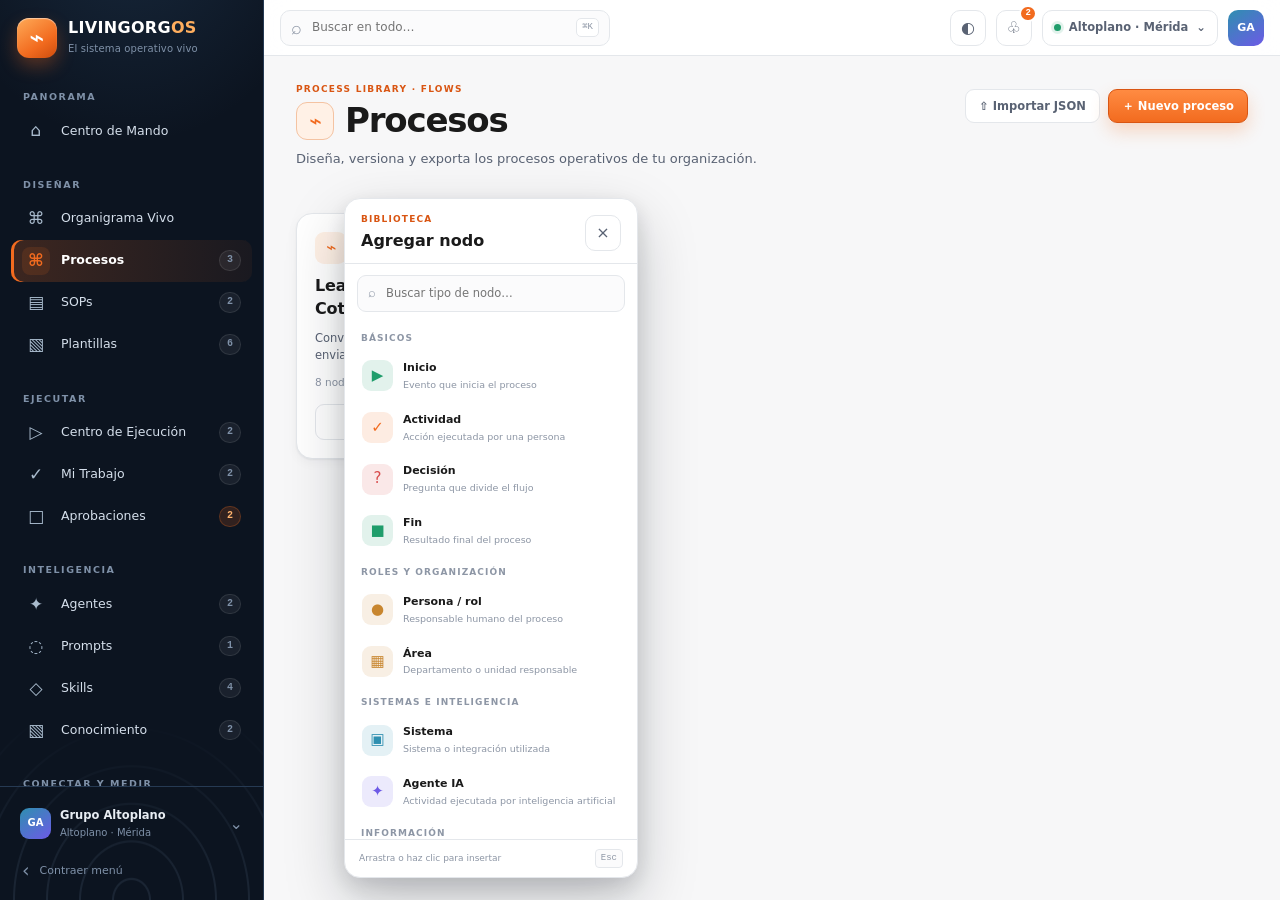
<file: livingorg-flow-studio-v3/index.html>
<!doctype html>
<html lang="es" data-theme="light">
<head>
  <meta charset="utf-8">
  <meta name="viewport" content="width=device-width, initial-scale=1, viewport-fit=cover">
  <meta name="theme-color" content="#0C1420">
  <title>LivingOrg Flow Studio · Altoplano</title>
  <meta name="description" content="Editor visual de procesos LivingOrg con canvas, nodos, conexiones e inspector operativo.">
  <link rel="stylesheet" href="styles.css">
</head>
<body>
  <div class="app-shell" id="appShell">
    <aside class="global-sidebar" id="globalSidebar" aria-label="Navegación principal">
      <div class="brand-lockup">
        <div class="brand-mark" aria-hidden="true"><span>⌁</span></div>
        <div class="brand-copy">
          <strong>LIVINGORG<span>OS</span></strong>
          <small>El sistema operativo vivo</small>
        </div>
      </div>

      <nav class="global-nav">
        <div class="nav-group">
          <div class="nav-label">Panorama</div>
          <button class="nav-item" data-view="dashboard" title="Centro de mando"><span class="nav-icon">⌂</span><span>Centro de Mando</span></button>
        </div>
        <div class="nav-group">
          <div class="nav-label">Diseñar</div>
          <button class="nav-item" data-view="org" title="Organigrama vivo"><span class="nav-icon">⌘</span><span>Organigrama Vivo</span></button>
          <button class="nav-item is-active" data-view="flows" title="Procesos"><span class="nav-icon">⌘</span><span>Procesos</span><b class="nav-count">3</b></button>
          <button class="nav-item" data-view="sops" title="SOPs"><span class="nav-icon">▤</span><span>SOPs</span><b class="nav-count">2</b></button>
          <button class="nav-item" data-view="templates" title="Plantillas"><span class="nav-icon">▧</span><span>Plantillas</span><b class="nav-count">6</b></button>
        </div>
        <div class="nav-group">
          <div class="nav-label">Ejecutar</div>
          <button class="nav-item" data-view="execution" title="Centro de ejecución"><span class="nav-icon">▷</span><span>Centro de Ejecución</span><b class="nav-count">2</b></button>
          <button class="nav-item" data-view="work" title="Mi trabajo"><span class="nav-icon">✓</span><span>Mi Trabajo</span><b class="nav-count">2</b></button>
          <button class="nav-item" data-view="approvals" title="Aprobaciones"><span class="nav-icon">□</span><span>Aprobaciones</span><b class="nav-count is-alert">2</b></button>
        </div>
        <div class="nav-group">
          <div class="nav-label">Inteligencia</div>
          <button class="nav-item" data-view="agents" title="Agentes"><span class="nav-icon">✦</span><span>Agentes</span><b class="nav-count">2</b></button>
          <button class="nav-item" data-view="prompts" title="Prompts"><span class="nav-icon">◌</span><span>Prompts</span><b class="nav-count">1</b></button>
          <button class="nav-item" data-view="skills" title="Skills"><span class="nav-icon">◇</span><span>Skills</span><b class="nav-count">4</b></button>
          <button class="nav-item" data-view="knowledge" title="Conocimiento"><span class="nav-icon">▧</span><span>Conocimiento</span><b class="nav-count">2</b></button>
        </div>
        <div class="nav-group">
          <div class="nav-label">Conectar y medir</div>
          <button class="nav-item" data-view="connections" title="Conexiones"><span class="nav-icon">⌁</span><span>Conexiones</span><b class="nav-count">4</b></button>
          <button class="nav-item" data-view="analytics" title="Analítica"><span class="nav-icon">▥</span><span>Analítica</span></button>
          <button class="nav-item" data-view="governance" title="Gobierno"><span class="nav-icon">◈</span><span>Gobierno</span><b class="nav-count">2</b></button>
        </div>
      </nav>

      <div class="sidebar-footer">
        <button class="workspace-switcher" type="button" title="Cambiar workspace">
          <span class="workspace-avatar">GA</span>
          <span class="workspace-copy"><strong>Grupo Altoplano</strong><small>Altoplano · Mérida</small></span>
          <span class="chevron">⌄</span>
        </button>
        <button class="collapse-sidebar" id="collapseSidebar" type="button" title="Contraer menú"><span>‹</span><span class="collapse-label">Contraer menú</span></button>
      </div>
    </aside>

    <button class="mobile-scrim" id="mobileScrim" type="button" aria-label="Cerrar menú"></button>

    <main class="main-shell">
      <header class="global-topbar">
        <button class="icon-button mobile-menu" id="mobileMenu" type="button" title="Abrir menú" aria-label="Abrir menú">☰</button>
        <div class="global-search" role="search"><span>⌕</span><input id="globalSearch" type="search" placeholder="Buscar en todo…" aria-label="Buscar en todo"><kbd>⌘K</kbd></div>
        <div class="topbar-spacer"></div>
        <button class="icon-button theme-button" id="themeToggle" type="button" title="Cambiar tema" aria-label="Cambiar tema">◐</button>
        <button class="icon-button notification-button" type="button" title="Aprobaciones pendientes" aria-label="Aprobaciones pendientes">♧<b>2</b></button>
        <button class="workspace-pill" type="button" title="Cambiar workspace"><span class="status-dot"></span> Altoplano · Mérida <span>⌄</span></button>
        <button class="account-avatar" type="button" title="Cuenta">GA</button>
      </header>

      <div class="content-stage" id="contentStage">
      <section class="flow-editor" id="flowEditor" aria-label="Editor de procesos">
        <header class="editor-header">
          <div class="editor-title-group">
            <button class="back-button" id="backToFlows" type="button"><span>←</span><span class="back-label">Procesos</span></button>
            <span class="header-divider"></span>
            <span class="process-symbol">⌁</span>
            <div class="process-title-wrap">
              <span class="eyebrow">Proceso comercial · PROC-COM-001</span>
              <h1 id="processTitle">Lead → Calificación → Cotización → Seguimiento</h1>
            </div>
            <span class="status-badge"><i></i> Activo</span>
            <span class="version-badge">v1.4</span>
          </div>
          <div class="editor-actions">
            <span class="save-state" id="saveState"><i></i> Guardado</span>
            <button class="icon-button" id="undoButton" type="button" title="Deshacer · Ctrl/Cmd + Z" aria-label="Deshacer">↶</button>
            <button class="icon-button" id="redoButton" type="button" title="Rehacer · Ctrl/Cmd + Shift + Z" aria-label="Rehacer">↷</button>
            <button class="secondary-button share-button" id="shareButton" type="button"><span>↗</span><span>Compartir</span></button>
            <button class="primary-button publish-button" id="publishButton" type="button"><span>✓</span><span>Publicar</span></button>
            <button class="icon-button more-button" id="moreButton" type="button" title="Más acciones" aria-label="Más acciones">•••</button>
          </div>
        </header>

        <div class="flow-workspace">
          <aside class="tool-rail" aria-label="Herramientas del editor">
            <button class="rail-tool is-active" data-tool="select" type="button" title="Seleccionar · V"><span>↖</span><small>V</small></button>
            <button class="rail-tool" id="openPaletteButton" data-tool="add" type="button" title="Agregar nodo · N"><span>＋</span><small>N</small></button>
            <button class="rail-tool" id="connectTool" data-tool="connect" type="button" title="Conectar nodos · C"><span>⌁</span><small>C</small></button>
            <button class="rail-tool" data-tool="comment" type="button" title="Comentario"><span>◌</span><small></small></button>
            <span class="rail-separator"></span>
            <button class="rail-tool" id="toggleGrid" type="button" title="Mostrar u ocultar cuadrícula"><span>▦</span><small></small></button>
            <button class="rail-tool" id="fitButtonRail" type="button" title="Reencuadrar · F"><span>⌗</span><small>F</small></button>
            <span class="rail-grow"></span>
            <button class="rail-tool" id="helpButton" type="button" title="Ayuda y atajos"><span>?</span><small></small></button>
          </aside>

          <section class="canvas-panel" id="canvasPanel" aria-label="Canvas del proceso">
            <div class="canvas-toolbar">
              <div class="canvas-mode-group">
                <button class="toolbar-button back-to-list" id="toolbarBack" type="button"><span>←</span><span>Procesos</span></button>
                <span class="toolbar-divider"></span>
                <button class="toolbar-button primary-toolbar" id="addNodeToolbar" type="button"><span>＋</span><span>Agregar nodo</span></button>
                <button class="toolbar-button" id="connectToolbar" type="button"><span>⌁</span><span>Conectar</span></button>
                <button class="toolbar-button" id="organizeToolbar" type="button"><span>✧</span><span>Organizar</span><span class="toolbar-caret">⌄</span></button>
              </div>
              <div class="canvas-view-group">
                <button class="icon-button canvas-icon" id="zoomOut" type="button" title="Alejar">−</button>
                <span class="zoom-value" id="zoomValue">100%</span>
                <button class="icon-button canvas-icon" id="zoomIn" type="button" title="Acercar">＋</button>
                <span class="toolbar-divider"></span>
                <button class="icon-button canvas-icon" id="fitButton" type="button" title="Reencuadrar">⌗</button>
                <button class="icon-button canvas-icon" id="miniMapButton" type="button" title="Minimapa">▧</button>
              </div>
            </div>

            <div class="canvas-viewport" id="canvasViewport">
              <div class="canvas-grid-layer" id="canvasGrid"></div>
              <div class="graph-scene" id="graphScene">
                <svg class="edge-layer" id="edgeLayer" aria-hidden="true"></svg>
                <div class="nodes-layer" id="nodesLayer"></div>
              </div>
              <div class="canvas-empty-state" id="canvasEmpty" hidden>
                <div class="empty-icon">⌁</div>
                <h2>Construye el proceso</h2>
                <p>Agrega un nodo inicial o elige una plantilla para comenzar.</p>
                <button class="primary-button" id="emptyAddNode" type="button">＋ Agregar primer nodo</button>
              </div>
              <div class="canvas-hint" id="canvasHint"><span>⌘</span> Selecciona un nodo para editarlo · Arrastra el fondo para desplazarte</div>
              <div class="zoom-control-floating">
                <button class="icon-button" id="zoomOutFloat" type="button" title="Alejar">−</button>
                <span id="zoomFloatValue">100%</span>
                <button class="icon-button" id="zoomInFloat" type="button" title="Acercar">＋</button>
              </div>
              <div class="minimap" id="miniMap" hidden><div class="minimap-viewport"></div><div class="minimap-nodes"></div></div>
            </div>
          </section>

          <aside class="inspector-panel" id="inspectorPanel" aria-label="Inspector del proceso">
            <div class="inspector-mobile-handle"></div>
            <div class="inspector-header">
              <div><span class="eyebrow" id="inspectorEyebrow">PROCESO</span><h2 id="inspectorTitle">Resumen operativo</h2></div>
              <button class="icon-button inspector-close" id="closeInspector" type="button" title="Cerrar inspector">×</button>
            </div>
            <div class="inspector-body" id="inspectorBody"></div>
            <div class="inspector-footer" id="inspectorFooter"></div>
          </aside>
        </div>

        <footer class="editor-statusbar">
          <div class="status-left"><span class="status-live"><i></i> Motor listo</span><span class="status-separator"></span><span id="nodeCount">8 nodos</span><span>·</span><span id="edgeCount">7 conexiones</span></div>
          <div class="status-center" id="connectionMessage">Modo selección</div>
          <div class="status-right"><span id="validationStatus" class="validation-ok">✓ Sin errores críticos</span><span class="status-separator"></span><span>Espacio de trabajo seguro</span></div>
        </footer>
      </section>
      <section class="module-view" id="moduleView" aria-live="polite" hidden></section>
      </div>
    </main>
  </div>

  <section class="node-palette" id="nodePalette" aria-label="Agregar nodo" hidden>
    <div class="palette-header"><div><span class="eyebrow">BIBLIOTECA</span><h2>Agregar nodo</h2></div><button class="icon-button" id="closePalette" type="button" title="Cerrar">×</button></div>
    <label class="palette-search"><span>⌕</span><input id="paletteSearch" type="search" placeholder="Buscar tipo de nodo…" aria-label="Buscar tipo de nodo"></label>
    <div class="palette-list" id="paletteList"></div>
    <div class="palette-footer"><span>Arrastra o haz clic para insertar</span><kbd>Esc</kbd></div>
  </section>

  <section class="command-popover" id="organizeMenu" hidden>
    <button type="button" data-layout="vertical"><span>↕</span><span><strong>Flujo vertical</strong><small>Ideal para procesos secuenciales</small></span></button>
    <button type="button" data-layout="horizontal"><span>↔</span><span><strong>Flujo horizontal</strong><small>Ideal para presentaciones</small></span></button>
    <button type="button" data-layout="lanes"><span>▥</span><span><strong>Ordenar por responsables</strong><small>Agrupa por actor o área</small></span></button>
  </section>

  <section class="command-popover more-menu" id="moreMenu" hidden>
    <button type="button" data-export="json"><span>⇩</span><span><strong>Exportar JSON</strong><small>Definición del proceso</small></span></button>
    <button type="button" data-export="svg"><span>◧</span><span><strong>Exportar SVG</strong><small>Diagrama vectorial</small></span></button>
    <button type="button" data-export="png"><span>▣</span><span><strong>Exportar PNG</strong><small>Imagen del diagrama</small></span></button>
    <button type="button" data-export="import"><span>⇧</span><span><strong>Importar JSON</strong><small>Cargar proceso desde archivo</small></span></button>
  </section>
  <input type="file" id="importFileInput" accept="application/json,.json" hidden>

  <section class="command-palette" id="commandPalette" aria-label="Búsqueda global" hidden>
    <div class="command-backdrop" data-command-close></div>
    <div class="command-dialog" role="dialog" aria-modal="true" aria-label="Búsqueda global">
      <label class="command-search"><span>⌕</span><input id="commandSearch" type="search" placeholder="Buscar módulos, acciones o nodos…" autocomplete="off"></label>
      <div class="command-results" id="commandResults"></div>
      <div class="command-footer"><span><kbd>↑</kbd><kbd>↓</kbd> navegar</span><span><kbd>Enter</kbd> abrir</span><span><kbd>Esc</kbd> cerrar</span></div>
    </div>
  </section>

  <div class="shortcuts-modal" id="shortcutsModal" hidden>
    <div class="shortcuts-backdrop" data-shortcuts-close></div>
    <div class="shortcuts-card" role="dialog" aria-modal="true" aria-label="Atajos de teclado">
      <header class="shortcuts-head"><div><span class="eyebrow">REFERENCIA RÁPIDA</span><h2>Atajos de teclado</h2></div><button class="icon-button" id="closeShortcuts" type="button" title="Cerrar" aria-label="Cerrar">×</button></header>
      <div class="shortcuts-grid" id="shortcutsGrid"></div>
    </div>
  </div>

  <section class="toast-region" id="toastRegion" aria-live="polite"></section>
  <script src="js/module-data.js"></script>
  <script src="js/app.js"></script>
</body>
</html>
</file>
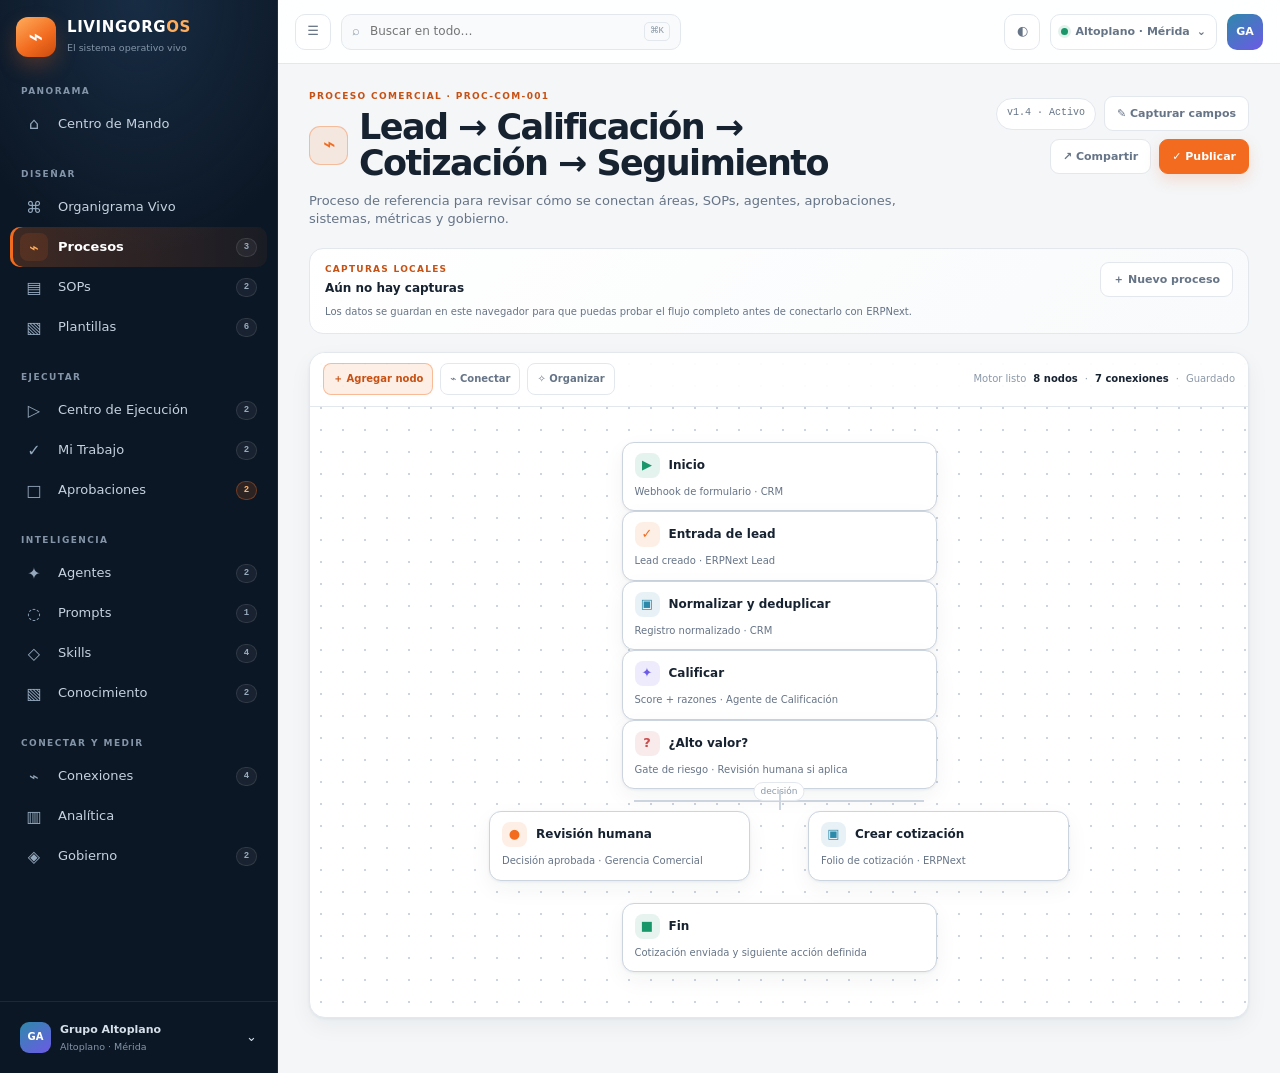
<file: livingorg-flow-studio-v3/livingorg-flow-studio-all-modules.html>
<!doctype html>
<html lang="es" data-theme="light">
<head>
  <meta charset="utf-8">
  <meta name="viewport" content="width=device-width, initial-scale=1, viewport-fit=cover">
  <meta name="theme-color" content="#0b1420">
  <title>LivingOrg OS · Revisión de módulos</title>
  <style>
    :root {
      --navy-950: #08111d;
      --navy-900: #0c1725;
      --navy-850: #101d2d;
      --navy-800: #152437;
      --paper: #f4f6f8;
      --surface: #ffffff;
      --surface-2: #f8fafb;
      --line: #e3e8ee;
      --line-strong: #cbd4df;
      --text: #172231;
      --muted: #667487;
      --muted-2: #8b98a8;
      --brand: #f26b1f;
      --brand-strong: #c75113;
      --brand-soft: rgba(242, 107, 31, .11);
      --success: #19966a;
      --warning: #bd7b1e;
      --danger: #cb4c4c;
      --blue: #2d89aa;
      --purple: #6d5ae6;
      --shadow-1: 0 1px 3px rgba(18, 30, 45, .06), 0 8px 22px rgba(18, 30, 45, .05);
      --shadow-2: 0 20px 50px rgba(11, 20, 32, .15);
      --sidebar: 278px;
      --topbar: 64px;
      font-family: Inter, ui-sans-serif, system-ui, -apple-system, BlinkMacSystemFont, "Segoe UI", sans-serif;
    }
    [data-theme="dark"] {
      --paper: #0c1420;
      --surface: #111d2d;
      --surface-2: #162437;
      --line: #26384d;
      --line-strong: #3c5067;
      --text: #edf2f7;
      --muted: #adbac9;
      --muted-2: #8190a2;
      --brand-soft: rgba(242, 107, 31, .16);
      --shadow-1: 0 1px 3px rgba(0, 0, 0, .18), 0 12px 28px rgba(0, 0, 0, .12);
      --shadow-2: 0 20px 55px rgba(0, 0, 0, .36);
    }
    * { box-sizing: border-box; }
    html, body { width: 100%; min-height: 100%; margin: 0; }
    body { min-height: 100dvh; overflow: hidden; background: var(--paper); color: var(--text); font-size: 13px; line-height: 1.45; -webkit-font-smoothing: antialiased; }
    button, input { font: inherit; }
    button { cursor: pointer; }
    button:focus-visible, input:focus-visible { outline: 3px solid rgba(242, 107, 31, .28); outline-offset: 2px; }
    h1, h2, h3, p { margin: 0; }
    .app { min-height: 100dvh; display: grid; grid-template-columns: var(--sidebar) minmax(0, 1fr); overflow: hidden; }
    .sidebar { min-width: 0; position: relative; z-index: 20; display: flex; flex-direction: column; overflow: hidden; border-right: 1px solid rgba(255,255,255,.08); background: radial-gradient(100% 34% at 50% 0, rgba(54, 101, 149, .27), transparent 70%), var(--navy-900); color: #d7e0ea; }
    .brand { display: flex; align-items: center; gap: 11px; padding: 17px 16px 15px; }
    .brand-mark { width: 40px; height: 40px; display: grid; place-items: center; flex: 0 0 40px; border-radius: 12px; background: linear-gradient(145deg, #ffad5c, var(--brand) 58%, #c94b0e); box-shadow: 0 9px 20px rgba(242, 107, 31, .25); color: white; font-size: 25px; font-weight: 800; }
    .brand-copy { min-width: 0; }
    .brand-copy strong, .brand-copy small { display: block; white-space: nowrap; }
    .brand-copy strong { color: white; font-size: 15px; letter-spacing: .04em; line-height: 1.1; }
    .brand-copy strong span { color: #ffad5c; }
    .brand-copy small { margin-top: 5px; color: #8495a9; font-size: 9.5px; }
    .nav { min-height: 0; flex: 1; overflow: auto; padding: 4px 10px 15px; scrollbar-width: thin; scrollbar-color: #334861 transparent; }
    .nav-group { margin-top: 18px; }
    .nav-group:first-child { margin-top: 3px; }
    .nav-label { padding: 6px 11px; color: #8495a9; font-size: 9px; font-weight: 850; letter-spacing: .16em; text-transform: uppercase; }
    .nav-button { width: 100%; min-height: 40px; display: flex; align-items: center; gap: 10px; padding: 0 10px; border: 0; border-radius: 10px; background: transparent; color: #c6d2df; text-align: left; transition: background .16s ease, color .16s ease, transform .16s ease; }
    .nav-button:hover { background: rgba(255,255,255,.065); color: white; }
    .nav-button:active { transform: translateY(1px); }
    .nav-button.is-active { background: linear-gradient(90deg, rgba(242,107,31,.22), rgba(242,107,31,.06)); box-shadow: inset 3px 0 0 var(--brand); color: white; font-weight: 750; }
    .nav-icon { width: 28px; height: 28px; display: grid; place-items: center; flex: 0 0 28px; border-radius: 8px; color: #94a8bd; font-size: 16px; }
    .nav-button:hover .nav-icon, .nav-button.is-active .nav-icon { background: rgba(242,107,31,.13); color: #ffad5c; }
    .nav-count { min-width: 21px; margin-left: auto; padding: 2px 5px; border: 1px solid rgba(255,255,255,.1); border-radius: 99px; background: rgba(255,255,255,.05); color: #98aabd; font-family: ui-monospace, SFMono-Regular, Consolas, monospace; font-size: 9px; text-align: center; }
    .nav-count.alert { border-color: rgba(242,107,31,.35); background: rgba(242,107,31,.15); color: #ffb36e; }
    .sidebar-foot { padding: 12px; border-top: 1px solid rgba(255,255,255,.08); }
    .workspace { width: 100%; display: flex; align-items: center; gap: 9px; padding: 8px; border: 0; border-radius: 10px; background: transparent; color: #d6e0ea; text-align: left; }
    .workspace:hover { background: rgba(255,255,255,.06); }
    .workspace-avatar { width: 31px; height: 31px; display: grid; place-items: center; flex: 0 0 31px; border-radius: 9px; background: linear-gradient(145deg, #2d89aa, #6d5ae6); color: white; font-size: 10px; font-weight: 800; }
    .workspace-copy { min-width: 0; flex: 1; }
    .workspace-copy strong, .workspace-copy small { display: block; overflow: hidden; text-overflow: ellipsis; white-space: nowrap; }
    .workspace-copy strong { font-size: 11px; }
    .workspace-copy small { margin-top: 2px; color: #8495a9; font-size: 9.5px; }
    .main { min-width: 0; min-height: 100dvh; display: grid; grid-template-rows: var(--topbar) minmax(0, 1fr); overflow: hidden; }
    .topbar { min-width: 0; display: flex; align-items: center; gap: 10px; padding: 0 17px; border-bottom: 1px solid var(--line); background: color-mix(in srgb, var(--surface) 91%, transparent); backdrop-filter: blur(13px); }
    .menu-button { display: none; }
    .search { width: min(340px, 38vw); height: 36px; display: flex; align-items: center; gap: 8px; padding: 0 10px; border: 1px solid var(--line); border-radius: 10px; background: var(--surface-2); color: var(--muted-2); }
    .search input { min-width: 0; flex: 1; border: 0; outline: 0; background: transparent; color: var(--text); font-size: 12px; }
    .search kbd { padding: 2px 5px; border: 1px solid var(--line); border-radius: 5px; color: var(--muted-2); font-size: 9px; }
    .topbar-spacer { flex: 1; }
    .top-button, .avatar { width: 36px; height: 36px; display: grid; place-items: center; flex: 0 0 36px; border: 1px solid var(--line); border-radius: 10px; background: var(--surface); color: var(--muted); }
    .top-button:hover { border-color: rgba(242,107,31,.45); background: var(--brand-soft); color: var(--brand-strong); }
    .avatar { border: 0; background: linear-gradient(145deg, #2d89aa, #6d5ae6); color: white; font-size: 11px; font-weight: 800; }
    .workspace-pill { height: 36px; display: flex; align-items: center; gap: 7px; padding: 0 10px; border: 1px solid var(--line); border-radius: 10px; background: var(--surface); color: var(--muted); font-size: 11px; font-weight: 700; white-space: nowrap; }
    .status-dot { width: 7px; height: 7px; border-radius: 50%; background: var(--success); box-shadow: 0 0 0 3px rgba(25,150,106,.13); }
    .content { min-height: 0; overflow: hidden; }
    .view { height: 100%; overflow: auto; padding: 27px 31px 55px; background: var(--paper); scrollbar-width: thin; scrollbar-color: var(--line-strong) transparent; }
    .view-inner { width: min(100%, 1380px); margin: 0 auto; }
    .module-head, .process-head { display: flex; align-items: flex-start; justify-content: space-between; gap: 23px; margin-bottom: 23px; }
    .eyebrow { display: block; color: var(--brand-strong); font-size: 9px; font-weight: 850; letter-spacing: .15em; line-height: 1.2; text-transform: uppercase; }
    .module-title, .process-title { display: flex; align-items: center; gap: 11px; margin-top: 7px; color: var(--text); font-size: clamp(24px, 3vw, 35px); font-weight: 800; letter-spacing: -.045em; line-height: 1.04; }
    .title-icon { width: 39px; height: 39px; display: grid; place-items: center; flex: 0 0 39px; border: 1px solid rgba(242,107,31,.35); border-radius: 11px; background: var(--brand-soft); color: var(--brand); font-size: 21px; }
    .module-description, .process-description { max-width: 730px; margin-top: 10px; color: var(--muted); font-size: 13px; }
    .head-actions { display: flex; align-items: center; justify-content: flex-end; flex-wrap: wrap; gap: 8px; padding-top: 5px; }
    .code-pill, .record-count, .score { display: inline-flex; align-items: center; min-height: 32px; padding: 0 10px; border: 1px solid var(--line); border-radius: 99px; background: var(--surface); color: var(--muted); font-family: ui-monospace, SFMono-Regular, Consolas, monospace; font-size: 10px; white-space: nowrap; }
    .button { min-height: 35px; display: inline-flex; align-items: center; justify-content: center; gap: 6px; padding: 0 12px; border: 1px solid var(--line); border-radius: 9px; background: var(--surface); color: var(--muted); font-size: 11px; font-weight: 750; }
    .button:hover { border-color: rgba(242,107,31,.5); background: var(--brand-soft); color: var(--brand-strong); }
    .button.primary { border-color: var(--brand); background: var(--brand); color: white; box-shadow: 0 6px 15px rgba(242,107,31,.18); }
    .button.primary:hover { border-color: #d45712; background: #d45712; color: white; }
    .stats { display: grid; grid-template-columns: repeat(4, minmax(0, 1fr)); gap: 12px; margin-bottom: 18px; }
    .stat { min-height: 125px; display: flex; flex-direction: column; justify-content: center; padding: 15px 16px 15px 18px; position: relative; overflow: hidden; border: 1px solid var(--line); border-radius: 14px; background: var(--surface); box-shadow: var(--shadow-1); }
    .stat::before { width: 5px; position: absolute; inset: 0 auto 0 0; background: var(--brand); content: ""; }
    .stat[data-tone="good"]::before { background: var(--success); }
    .stat[data-tone="warn"]::before { background: var(--warning); }
    .stat[data-tone="danger"]::before { background: var(--danger); }
    .stat[data-tone="blue"]::before { background: var(--blue); }
    .stat[data-tone="ai"]::before { background: var(--purple); }
    .stat-label { color: var(--muted-2); font-size: 9.5px; font-weight: 850; letter-spacing: .08em; text-transform: uppercase; }
    .stat-value { margin-top: 5px; color: var(--text); font-size: 29px; font-weight: 800; letter-spacing: -.05em; line-height: 1; }
    .stat small { margin-top: 8px; color: var(--muted); font-size: 10.5px; line-height: 1.35; }
    .card { min-width: 0; overflow: hidden; border: 1px solid var(--line); border-radius: 16px; background: var(--surface); box-shadow: var(--shadow-1); }
    .section-head { display: flex; align-items: flex-start; justify-content: space-between; gap: 14px; padding: 17px 18px 14px; border-bottom: 1px solid var(--line); }
    .section-kicker { display: block; color: var(--brand-strong); font-size: 9px; font-weight: 850; letter-spacing: .14em; text-transform: uppercase; }
    .section-head h2 { margin-top: 4px; color: var(--text); font-size: 16px; letter-spacing: -.02em; }
    .record-count { min-height: 25px; padding-inline: 8px; font-size: 9px; }
    .table-scroll { overflow-x: auto; }
    table { width: 100%; min-width: 740px; border-collapse: collapse; font-size: 11px; }
    th { padding: 10px 14px; border-bottom: 1px solid var(--line); background: var(--surface-2); color: var(--muted-2); font-size: 9px; font-weight: 850; letter-spacing: .1em; text-align: left; text-transform: uppercase; white-space: nowrap; }
    td { padding: 13px 14px; border-bottom: 1px solid var(--line); color: var(--muted); vertical-align: middle; }
    tbody tr:last-child td { border-bottom: 0; }
    tbody tr:hover td { background: color-mix(in srgb, var(--brand-soft) 40%, transparent); }
    .code-link, .context-link { padding: 0; border: 0; background: transparent; color: var(--brand-strong); font-family: ui-monospace, SFMono-Regular, Consolas, monospace; font-size: 10px; font-weight: 800; text-align: left; white-space: nowrap; }
    .code-link:hover, .context-link:hover { color: var(--brand); text-decoration: underline; text-underline-offset: 3px; }
    .state { display: inline-flex; align-items: center; min-height: 24px; padding: 3px 8px; border: 1px solid var(--line); border-radius: 99px; background: var(--surface-2); color: var(--muted); font-size: 10px; font-weight: 750; white-space: nowrap; }
    .state::before { width: 6px; height: 6px; margin-right: 5px; border-radius: 50%; background: var(--muted-2); content: ""; }
    .state[data-tone="good"] { border-color: rgba(25,150,106,.25); background: rgba(25,150,106,.09); color: var(--success); }
    .state[data-tone="good"]::before { background: var(--success); }
    .state[data-tone="warn"] { border-color: rgba(189,123,30,.28); background: rgba(189,123,30,.1); color: var(--warning); }
    .state[data-tone="warn"]::before { background: var(--warning); }
    .state[data-tone="info"] { border-color: rgba(45,137,170,.26); background: rgba(45,137,170,.1); color: var(--blue); }
    .state[data-tone="info"]::before { background: var(--blue); }
    .block-grid { display: grid; grid-template-columns: repeat(3, minmax(0, 1fr)); gap: 12px; padding: 17px; }
    .block { min-height: 185px; display: flex; flex-direction: column; padding: 16px; position: relative; overflow: hidden; border: 1px solid var(--line); border-radius: 13px; background: var(--surface); }
    .block::after { width: 112px; height: 112px; position: absolute; top: -50px; right: -42px; border-radius: 50%; background: var(--brand-soft); content: ""; }
    .block[data-tone="blue"]::after { background: rgba(45,137,170,.12); }
    .block[data-tone="danger"]::after { background: rgba(203,76,76,.11); }
    .block[data-tone="warn"]::after { background: rgba(189,123,30,.12); }
    .block[data-tone="ai"]::after { background: rgba(109,90,230,.12); }
    .block-top { display: flex; align-items: center; justify-content: space-between; gap: 8px; position: relative; z-index: 1; }
    .block-icon { width: 31px; height: 31px; display: grid; place-items: center; border-radius: 9px; background: var(--brand-soft); color: var(--brand); font-size: 16px; }
    .block h3 { margin-top: 19px; color: var(--text); font-size: 15px; }
    .block p { margin-top: 7px; color: var(--muted); font-size: 11px; line-height: 1.45; }
    .inline-action { display: inline-flex; align-items: center; gap: 5px; align-self: flex-start; margin-top: auto; padding: 9px 0 0; border: 0; background: transparent; color: var(--brand-strong); font-size: 11px; font-weight: 800; }
    .inline-action:hover { color: var(--brand); }
    .lower-grid { display: grid; grid-template-columns: minmax(0, 1.35fr) minmax(300px, .65fr); gap: 12px; margin-top: 18px; }
    .process-strip { display: flex; align-items: center; flex-wrap: wrap; gap: 7px; padding: 17px 18px 10px; }
    .process-strip span { padding: 7px 9px; border: 1px solid var(--line); border-radius: 8px; background: var(--surface-2); color: var(--text); font-size: 10px; font-weight: 750; }
    .process-strip b { color: var(--brand); font-size: 15px; }
    .trace-copy { padding: 0 18px; color: var(--muted); font-size: 11px; }
    .context-links { display: flex; flex-wrap: wrap; gap: 7px; padding: 14px 18px 18px; }
    .context-link { padding: 6px 8px; border: 1px solid var(--line); border-radius: 7px; background: var(--surface-2); font-size: 9px; }
    .context-link:hover { border-color: rgba(242,107,31,.4); background: var(--brand-soft); text-decoration: none; }
    .live { display: inline-flex; align-items: center; gap: 6px; color: var(--success); font-size: 10px; font-weight: 800; }
    .live i { width: 7px; height: 7px; border-radius: 50%; background: var(--success); box-shadow: 0 0 0 3px rgba(25,150,106,.12); }
    .score { min-height: 25px; border-color: rgba(25,150,106,.25); background: rgba(25,150,106,.09); color: var(--success); font-weight: 800; }
    .check-list { display: grid; gap: 1px; padding: 8px 18px 12px; }
    .check-list > div { display: flex; align-items: flex-start; gap: 9px; padding: 9px 0; border-bottom: 1px solid var(--line); }
    .check-list > div:last-child { border-bottom: 0; }
    .check-list > div > span { width: 19px; height: 19px; display: grid; place-items: center; flex: 0 0 19px; border-radius: 50%; background: rgba(25,150,106,.12); color: var(--success); font-size: 11px; font-weight: 850; }
    .check-list strong, .check-list small { display: block; }
    .check-list strong { color: var(--text); font-size: 11px; }
    .check-list small { margin-top: 2px; color: var(--muted-2); font-size: 10px; }
    .process-canvas { min-height: 560px; position: relative; overflow: hidden; border: 1px solid var(--line); border-radius: 16px; background-color: var(--surface); background-image: radial-gradient(var(--line-strong) .75px, transparent .75px); background-size: 22px 22px; box-shadow: var(--shadow-1); }
    .canvas-toolbar { min-height: 54px; display: flex; align-items: center; justify-content: space-between; gap: 10px; padding: 0 13px; border-bottom: 1px solid var(--line); background: color-mix(in srgb, var(--surface) 92%, transparent); }
    .toolbar-group { display: flex; align-items: center; flex-wrap: wrap; gap: 7px; }
    .toolbar-button { min-height: 32px; display: inline-flex; align-items: center; gap: 6px; padding: 0 9px; border: 1px solid var(--line); border-radius: 8px; background: var(--surface); color: var(--muted); font-size: 10px; font-weight: 750; }
    .toolbar-button:hover { border-color: rgba(242,107,31,.45); background: var(--brand-soft); color: var(--brand-strong); }
    .toolbar-button.primary { border-color: rgba(242,107,31,.4); background: var(--brand-soft); color: var(--brand-strong); }
    .process-meta { display: flex; align-items: center; gap: 7px; color: var(--muted-2); font-size: 10px; }
    .process-meta b { color: var(--text); }
    .canvas-stage { min-height: 505px; display: flex; align-items: center; justify-content: center; padding: 35px 28px 45px; }
    .flow-stack { width: min(100%, 580px); display: flex; flex-direction: column; align-items: center; gap: 0; }
    .flow-node { width: min(100%, 315px); position: relative; border: 1px solid var(--line-strong); border-radius: 12px; background: var(--surface); box-shadow: var(--shadow-1); }
    .flow-node::after { width: 2px; height: 22px; position: absolute; top: 100%; left: 50%; background: var(--line-strong); content: ""; }
    .flow-node:last-child::after, .flow-branch .flow-node::after { display: none; }
    .flow-node-head { display: flex; align-items: center; gap: 9px; padding: 10px 12px 7px; }
    .node-icon { width: 25px; height: 25px; display: grid; place-items: center; flex: 0 0 25px; border-radius: 8px; background: var(--brand-soft); color: var(--brand); font-size: 13px; font-weight: 800; }
    .flow-node[data-tone="green"] .node-icon { background: rgba(25,150,106,.11); color: var(--success); }
    .flow-node[data-tone="blue"] .node-icon { background: rgba(45,137,170,.11); color: var(--blue); }
    .flow-node[data-tone="purple"] .node-icon { background: rgba(109,90,230,.12); color: var(--purple); }
    .flow-node[data-tone="red"] .node-icon { background: rgba(203,76,76,.11); color: var(--danger); }
    .flow-node strong { color: var(--text); font-size: 12px; }
    .flow-node small { display: block; padding: 0 12px 11px; color: var(--muted); font-size: 10px; }
    .flow-branch { width: min(100%, 650px); display: grid; grid-template-columns: 1fr 1fr; gap: 58px; margin: 22px 0; position: relative; }
    .flow-branch::before { height: 2px; position: absolute; top: -11px; right: 25%; left: 25%; background: var(--line-strong); content: ""; }
    .flow-branch::after { width: 2px; height: 11px; position: absolute; top: -21px; left: 50%; background: var(--line-strong); content: ""; }
    .branch-label { position: absolute; top: -29px; left: 50%; transform: translateX(-50%); padding: 2px 6px; border: 1px solid var(--line); border-radius: 99px; background: var(--surface); color: var(--muted-2); font-size: 9px; }
    .toast { position: fixed; right: 20px; bottom: 22px; z-index: 70; max-width: 340px; padding: 11px 14px; border: 1px solid var(--line); border-radius: 10px; background: var(--surface); box-shadow: var(--shadow-2); color: var(--text); font-size: 11px; animation: toast-in .18s ease-out; }
    .capture-overlay { position: fixed; inset: 0; z-index: 60; display: flex; justify-content: flex-end; background: rgba(7, 16, 27, .48); opacity: 0; pointer-events: none; transition: opacity .18s ease; }
    .capture-overlay.is-open { opacity: 1; pointer-events: auto; }
    .capture-sheet { width: min(780px, 100%); height: 100%; display: grid; grid-template-rows: auto minmax(0, 1fr) auto; transform: translateX(30px); background: var(--surface); box-shadow: var(--shadow-2); transition: transform .22s ease; }
    .capture-overlay.is-open .capture-sheet { transform: none; }
    .capture-head { display: flex; align-items: flex-start; justify-content: space-between; gap: 14px; padding: 23px 25px 18px; border-bottom: 1px solid var(--line); background: linear-gradient(135deg, var(--surface), var(--surface-2)); }
    .capture-title { display: flex; align-items: center; gap: 10px; margin-top: 7px; color: var(--text); font-size: 23px; font-weight: 800; letter-spacing: -.035em; line-height: 1.05; }
    .capture-title-icon { width: 34px; height: 34px; display: grid; place-items: center; flex: 0 0 34px; border-radius: 10px; background: var(--brand-soft); color: var(--brand); font-size: 18px; }
    .capture-head p { max-width: 575px; margin-top: 9px; color: var(--muted); font-size: 11px; }
    .capture-close { width: 34px; height: 34px; flex: 0 0 34px; border: 1px solid var(--line); border-radius: 9px; background: var(--surface); color: var(--muted); font-size: 20px; line-height: 1; }
    .capture-close:hover { border-color: rgba(242,107,31,.45); background: var(--brand-soft); color: var(--brand-strong); }
    .capture-body { overflow: auto; padding: 20px 25px 27px; scrollbar-width: thin; scrollbar-color: var(--line-strong) transparent; }
    .capture-form-grid { display: grid; grid-template-columns: repeat(2, minmax(0, 1fr)); gap: 14px 13px; }
    .capture-section { grid-column: 1 / -1; display: flex; align-items: flex-end; justify-content: space-between; gap: 10px; margin-top: 9px; padding: 15px 0 4px; border-bottom: 1px solid var(--line); }
    .capture-section:first-child { margin-top: 0; }
    .capture-section strong { color: var(--text); font-size: 13px; letter-spacing: -.01em; }
    .capture-section small { color: var(--muted-2); font-size: 9px; }
    .capture-field { min-width: 0; }
    .capture-field.col2 { grid-column: 1 / -1; }
    .capture-label { display: flex; align-items: center; gap: 4px; margin-bottom: 6px; color: var(--text); font-size: 10.5px; font-weight: 800; }
    .capture-required { color: var(--danger); }
    .capture-input, .capture-select { width: 100%; min-height: 36px; padding: 8px 10px; border: 1px solid var(--line); border-radius: 8px; outline: 0; background: var(--surface-2); color: var(--text); font-size: 11px; }
    .capture-input:focus, .capture-select:focus { border-color: var(--brand); box-shadow: 0 0 0 3px var(--brand-soft); }
    textarea.capture-input { min-height: 92px; resize: vertical; line-height: 1.45; }
    textarea.capture-input.is-long { min-height: 165px; }
    .capture-help { margin-top: 5px; color: var(--muted-2); font-size: 9px; line-height: 1.35; }
    .capture-tags { min-height: 36px; display: flex; align-items: center; flex-wrap: wrap; gap: 5px; padding: 5px 7px; border: 1px solid var(--line); border-radius: 8px; background: var(--surface-2); }
    .capture-tags:focus-within { border-color: var(--brand); box-shadow: 0 0 0 3px var(--brand-soft); }
    .capture-tags input { min-width: 120px; flex: 1; padding: 4px 3px; border: 0; outline: 0; background: transparent; color: var(--text); font-size: 11px; }
    .capture-chip { display: inline-flex; align-items: center; gap: 5px; padding: 4px 7px; border-radius: 99px; background: var(--brand-soft); color: var(--brand-strong); font-size: 9.5px; font-weight: 750; }
    .capture-chip button { padding: 0; border: 0; background: transparent; color: inherit; font-size: 13px; line-height: 1; }
    .capture-link-box { display: grid; gap: 7px; }
    .capture-link-box .capture-input { min-height: 33px; }
    .capture-file { display: grid; gap: 8px; }
    .capture-file input[type="file"] { width: 100%; padding: 10px; border: 1px dashed var(--line-strong); border-radius: 9px; background: var(--surface-2); color: var(--muted); font-size: 10px; }
    .capture-file-list { display: grid; gap: 5px; }
    .capture-file-item { display: flex; align-items: center; justify-content: space-between; gap: 8px; padding: 7px 9px; border: 1px solid var(--line); border-radius: 7px; color: var(--muted); font-size: 10px; }
    .capture-file-item button { padding: 0 3px; border: 0; background: transparent; color: var(--danger); }
    .capture-segment { display: flex; flex-wrap: wrap; gap: 6px; }
    .capture-segment button { min-height: 30px; padding: 0 8px; border: 1px solid var(--line); border-radius: 7px; background: var(--surface-2); color: var(--muted); font-size: 9px; font-weight: 750; }
    .capture-segment button.is-selected { border-color: rgba(242,107,31,.4); background: var(--brand-soft); color: var(--brand-strong); }
    .capture-steps { display: grid; gap: 9px; }
    .capture-step { padding: 11px; border: 1px solid var(--line); border-radius: 10px; background: var(--surface-2); }
    .capture-step-top { display: flex; align-items: center; gap: 8px; }
    .capture-step-number { width: 23px; height: 23px; display: grid; place-items: center; flex: 0 0 23px; border-radius: 7px; background: var(--brand-soft); color: var(--brand-strong); font-family: ui-monospace, SFMono-Regular, Consolas, monospace; font-size: 10px; font-weight: 800; }
    .capture-step-name { min-width: 0; flex: 1; }
    .capture-step-grid { display: grid; grid-template-columns: repeat(2, minmax(0, 1fr)); gap: 8px; margin-top: 8px; }
    .capture-step-grid .capture-input, .capture-step-grid .capture-select { min-height: 32px; padding: 6px 8px; font-size: 10px; }
    .capture-step-grid .capture-input[type="number"] { max-width: 100%; }
    .capture-step-check { display: flex; align-items: center; gap: 6px; color: var(--muted); font-size: 9px; }
    .capture-step-check input { accent-color: var(--brand); }
    .capture-add-step { justify-self: start; min-height: 30px; padding: 0 9px; border: 1px dashed var(--line-strong); border-radius: 7px; background: transparent; color: var(--brand-strong); font-size: 10px; font-weight: 800; }
    .capture-add-step:hover { border-color: var(--brand); background: var(--brand-soft); }
    .capture-metas { overflow-x: auto; border: 1px solid var(--line); border-radius: 9px; }
    .capture-meta-row { min-width: 625px; display: grid; grid-template-columns: 74px 1.2fr .7fr .8fr .8fr 1fr 1fr; gap: 5px; padding: 6px; border-bottom: 1px solid var(--line); }
    .capture-meta-row:last-child { border-bottom: 0; }
    .capture-meta-row.header { background: var(--surface-2); color: var(--muted-2); font-size: 8px; font-weight: 850; letter-spacing: .08em; text-transform: uppercase; }
    .capture-meta-row input, .capture-meta-row select { width: 100%; min-height: 31px; padding: 5px 6px; border: 1px solid var(--line); border-radius: 6px; background: var(--surface); color: var(--text); font-size: 9px; }
    .capture-meta-cadence { display: flex; align-items: center; padding: 0 4px; color: var(--text); font-size: 9px; font-weight: 800; }
    .capture-foot { display: flex; align-items: center; justify-content: flex-end; gap: 8px; padding: 13px 25px calc(13px + env(safe-area-inset-bottom)); border-top: 1px solid var(--line); background: var(--surface); }
    .capture-foot .capture-note { margin-right: auto; color: var(--muted-2); font-size: 9px; }
    .capture-error { margin-bottom: 12px; padding: 9px 11px; border: 1px solid rgba(203,76,76,.3); border-radius: 8px; background: rgba(203,76,76,.08); color: var(--danger); font-size: 10px; }
    .capture-tray { margin: -4px 0 18px; padding: 13px 15px; border: 1px solid var(--line); border-radius: 14px; background: linear-gradient(135deg, var(--surface), var(--surface-2)); }
    .capture-tray-head { display: flex; align-items: center; justify-content: space-between; gap: 12px; }
    .capture-tray-head strong { display: block; margin-top: 4px; color: var(--text); font-size: 12px; }
    .capture-tray p { margin-top: 8px; color: var(--muted); font-size: 10px; line-height: 1.45; }
    .capture-tray-list { display: grid; grid-template-columns: repeat(3, minmax(0, 1fr)); gap: 8px; margin-top: 10px; }
    .capture-tray-list span { display: block; min-width: 0; padding: 8px 9px; border: 1px solid var(--line); border-radius: 8px; background: var(--surface); }
    .capture-tray-list b, .capture-tray-list small { display: block; overflow: hidden; text-overflow: ellipsis; white-space: nowrap; }
    .capture-tray-list b { color: var(--brand-strong); font-family: ui-monospace, SFMono-Regular, Consolas, monospace; font-size: 9px; }
    .capture-tray-list small { margin-top: 3px; color: var(--muted-2); font-size: 9px; }
    @keyframes toast-in { from { opacity: 0; transform: translateY(8px); } to { opacity: 1; transform: none; } }
    .scrim { display: none; }
    @media (max-width: 1120px) {
      :root { --sidebar: 76px; }
      .brand { justify-content: center; padding-inline: 0; }
      .brand-copy, .nav-label, .nav-button > span:not(.nav-icon), .nav-count, .workspace-copy { display: none; }
      .nav-button { justify-content: center; padding-inline: 0; }
      .workspace { justify-content: center; padding-inline: 0; }
      .stats { grid-template-columns: repeat(2, minmax(0, 1fr)); }
      .block-grid { grid-template-columns: repeat(2, minmax(0, 1fr)); }
    }
    @media (max-width: 760px) {
      :root { --sidebar: 0px; --topbar: 58px; }
      body { overflow: hidden; }
      .sidebar { width: 272px; position: fixed; inset: 0 auto 0 0; transform: translateX(-105%); box-shadow: var(--shadow-2); transition: transform .2s ease; }
      .app.menu-open .sidebar { transform: none; }
      .app.menu-open .scrim { display: block; position: fixed; inset: 0; z-index: 15; border: 0; background: rgba(7,16,27,.55); }
      .brand { justify-content: flex-start; padding: 17px 16px; }
      .brand-copy, .nav-label, .nav-button > span:not(.nav-icon), .nav-count, .workspace-copy { display: block; }
      .nav-button { justify-content: flex-start; padding-inline: 10px; }
      .workspace { justify-content: flex-start; padding-inline: 8px; }
      .topbar { padding-inline: 10px; gap: 7px; }
      .menu-button { display: grid; }
      .search { width: auto; flex: 1; }
      .search input, .search kbd, .workspace-pill { display: none; }
      .search { flex: 0 0 36px; justify-content: center; padding: 0; border-color: transparent; background: transparent; }
      .view { padding: 20px 14px calc(65px + env(safe-area-inset-bottom)); }
      .module-head, .process-head { flex-direction: column; gap: 15px; margin-bottom: 18px; }
      .module-title, .process-title { font-size: 25px; }
      .module-description, .process-description { font-size: 12px; }
      .head-actions { width: 100%; justify-content: flex-start; }
      .head-actions .code-pill { margin-right: auto; }
      .block-grid { grid-template-columns: 1fr; padding: 12px; }
      .lower-grid { grid-template-columns: 1fr; margin-top: 12px; }
      .canvas-toolbar { align-items: flex-start; flex-direction: column; padding: 10px; }
      .canvas-stage { padding: 35px 13px; }
      .flow-branch { gap: 10px; }
      .flow-node { width: 100%; }
      .flow-node strong { font-size: 11px; }
      .flow-node small { font-size: 9px; }
      .process-meta { width: 100%; justify-content: space-between; }
      .capture-sheet { width: 100%; }
      .capture-head { padding: 18px 16px 15px; }
      .capture-body { padding: 16px 16px 23px; }
      .capture-foot { padding-inline: 16px; }
      .capture-title { font-size: 20px; }
      .capture-form-grid { grid-template-columns: 1fr; gap: 12px; }
      .capture-field.col2 { grid-column: auto; }
      .capture-section { grid-column: auto; }
      .capture-step-grid { grid-template-columns: 1fr; }
      .capture-tray-head { align-items: flex-start; flex-direction: column; }
      .capture-tray-head .button { width: 100%; }
      .capture-tray-list { grid-template-columns: 1fr; }
    }
    @media (max-width: 430px) {
      .module-title, .process-title { gap: 8px; font-size: 22px; }
      .title-icon { width: 33px; height: 33px; flex-basis: 33px; font-size: 17px; }
      .head-actions { display: grid; grid-template-columns: 1fr 1fr; }
      .head-actions .code-pill { grid-column: 1 / -1; justify-self: start; }
      .head-actions .button { width: 100%; padding-inline: 8px; }
      .stats { gap: 8px; }
      .stat { min-height: 108px; padding: 12px 11px 12px 14px; }
      .stat-label { font-size: 8px; }
      .stat-value { font-size: 22px; }
      .stat small { font-size: 9px; }
      .flow-branch { grid-template-columns: 1fr 1fr; }
      .capture-foot { flex-wrap: wrap; }
      .capture-foot .capture-note { width: 100%; margin-right: 0; }
      .capture-foot .button { flex: 1; }
    }
    @media (prefers-reduced-motion: reduce) { *, *::before, *::after { animation-duration: .001ms !important; transition-duration: .001ms !important; } }
  </style>
</head>
<body>
  <div class="app" id="app">
    <aside class="sidebar" aria-label="Navegación principal">
      <div class="brand"><div class="brand-mark">⌁</div><div class="brand-copy"><strong>LIVINGORG<span>OS</span></strong><small>El sistema operativo vivo</small></div></div>
      <nav class="nav">
        <div class="nav-group"><div class="nav-label">Panorama</div><button class="nav-button" data-view="dashboard"><span class="nav-icon">⌂</span><span>Centro de Mando</span></button></div>
        <div class="nav-group"><div class="nav-label">Diseñar</div><button class="nav-button" data-view="org"><span class="nav-icon">⌘</span><span>Organigrama Vivo</span></button><button class="nav-button is-active" data-view="flows"><span class="nav-icon">⌁</span><span>Procesos</span><b class="nav-count">3</b></button><button class="nav-button" data-view="sops"><span class="nav-icon">▤</span><span>SOPs</span><b class="nav-count">2</b></button><button class="nav-button" data-view="templates"><span class="nav-icon">▧</span><span>Plantillas</span><b class="nav-count">6</b></button></div>
        <div class="nav-group"><div class="nav-label">Ejecutar</div><button class="nav-button" data-view="execution"><span class="nav-icon">▷</span><span>Centro de Ejecución</span><b class="nav-count">2</b></button><button class="nav-button" data-view="work"><span class="nav-icon">✓</span><span>Mi Trabajo</span><b class="nav-count">2</b></button><button class="nav-button" data-view="approvals"><span class="nav-icon">□</span><span>Aprobaciones</span><b class="nav-count alert">2</b></button></div>
        <div class="nav-group"><div class="nav-label">Inteligencia</div><button class="nav-button" data-view="agents"><span class="nav-icon">✦</span><span>Agentes</span><b class="nav-count">2</b></button><button class="nav-button" data-view="prompts"><span class="nav-icon">◌</span><span>Prompts</span><b class="nav-count">1</b></button><button class="nav-button" data-view="skills"><span class="nav-icon">◇</span><span>Skills</span><b class="nav-count">4</b></button><button class="nav-button" data-view="knowledge"><span class="nav-icon">▧</span><span>Conocimiento</span><b class="nav-count">2</b></button></div>
        <div class="nav-group"><div class="nav-label">Conectar y medir</div><button class="nav-button" data-view="connections"><span class="nav-icon">⌁</span><span>Conexiones</span><b class="nav-count">4</b></button><button class="nav-button" data-view="analytics"><span class="nav-icon">▥</span><span>Analítica</span></button><button class="nav-button" data-view="governance"><span class="nav-icon">◈</span><span>Gobierno</span><b class="nav-count">2</b></button></div>
      </nav>
      <div class="sidebar-foot"><button class="workspace"><span class="workspace-avatar">GA</span><span class="workspace-copy"><strong>Grupo Altoplano</strong><small>Altoplano · Mérida</small></span><span>⌄</span></button></div>
    </aside>
    <button class="scrim" id="scrim" aria-label="Cerrar menú"></button>
    <main class="main">
      <header class="topbar"><button class="top-button menu-button" id="menuButton" aria-label="Abrir menú">☰</button><label class="search"><span>⌕</span><input id="search" type="search" placeholder="Buscar en todo…"><kbd>⌘K</kbd></label><span class="topbar-spacer"></span><button class="top-button" id="themeButton" aria-label="Cambiar tema" title="Cambiar tema">◐</button><button class="workspace-pill"><span class="status-dot"></span> Altoplano · Mérida <span>⌄</span></button><button class="avatar">GA</button></header>
      <div class="content">
        <section class="view" id="flowView" aria-label="Editor del proceso"></section>
        <section class="view" id="moduleView" aria-live="polite" hidden></section>
      </div>
    </main>
  </div>
  <div id="toastRegion" aria-live="polite"></div>
  <script>
    (() => {
      "use strict";

      const FORM_SCHEMAS = {"orgnode":{"label":"Nodo de organización","fields":[{"key":"name","label":"Nombre","type":"text","required":true,"col":1},{"key":"type","label":"Tipo","type":"select","required":false,"col":1,"options":["Empresa","Área","Rol","Persona","Agente IA","Herramienta","Proceso"]},{"key":"owner","label":"Responsable","type":"text","required":false,"col":1,"placeholder":"Rol o responsable general"},{"key":"source_kind","label":"Fuente / entidad","type":"select","required":false,"col":1,"options":["Local demo","ERPNext Company","ERPNext Department","ERPNext Designation","ERPNext Employee","OS Agent","OS Process","Integración"]},{"key":"source_ref","label":"Referencia externa","type":"text","required":false,"col":1,"help":"ID/nombre del documento real. El canvas representa; ERPNext conserva la entidad transaccional."},{"key":"employees","label":"Empleados vinculados","type":"multilink","required":false,"col":2,"help":"Asocia uno o varios empleados reales a este nodo, área o rol.","linkTo":"empleado"},{"key":"agent_ref","label":"Agente IA vinculado","type":"link","required":false,"col":1,"help":"Úsalo cuando el nodo represente un Agente IA.","linkTo":"agente"},{"key":"skill_refs","label":"Skills IA del nodo","type":"multilink","required":false,"col":1,"help":"Capacidades de IA disponibles para este nodo.","linkTo":"skill"},{"key":"status","label":"Estado","type":"status","required":false,"col":1},{"key":"mission","label":"Misión / propósito","type":"textarea","required":false,"col":2,"help":"¿Por qué existe este nodo? ¿Qué resultado produce?"},{"key":"responsibilities","label":"Responsabilidades","type":"longtext","required":false,"col":2},{"key":"kpis","label":"KPIs","type":"tags","required":false,"col":2},{"key":"tools","label":"Herramientas","type":"tags","required":false,"col":2},{"key":"docs","label":"Documentos","type":"files","required":false,"col":2,"help":"Adjunta manuales, cartas de rol, políticas (.docx, .pdf…)."}]},"proceso":{"label":"Proceso","createTitle":"Crear proceso","createHint":"Captura primero lo indispensable y profundiza solo cuando aporta valor. Puedes usar Modo Rápido o el asistente completo de 6 pasos.","fields":[{"key":"name","label":"Nombre del proceso","type":"text","required":true,"col":2,"help":"Nombre claro orientado a la acción. Ej. Lead → Cotización.","section":"Identidad y propósito"},{"key":"code","label":"Código / ID","type":"text","required":false,"col":1,"placeholder":"PROC-001"},{"key":"purpose","label":"Propósito","type":"longtext","required":true,"col":2,"help":"Por qué existe el proceso y qué valor entrega."},{"key":"outcome","label":"Resultado esperado","type":"longtext","required":true,"col":2,"help":"Salida de valor concreta cuando el proceso termina bien."},{"key":"area","label":"Área / departamento","type":"link","required":true,"col":1,"linkTo":"orgnode"},{"key":"owner","label":"Dueño (Aprobador)","type":"text","required":true,"col":1},{"key":"owner_employee","label":"Empleado dueño","type":"link","required":false,"col":1,"help":"Vincula el responsable real cuando aplique; el campo Dueño puede conservar el rol.","linkTo":"empleado"},{"key":"participants","label":"Equipo / empleados vinculados","type":"multilink","required":false,"col":2,"help":"Personas que participan de forma recurrente en este proceso.","linkTo":"empleado"},{"key":"priority","label":"Criticidad","type":"select","required":false,"col":1,"options":["Baja","Media","Alta","Crítica"]},{"key":"status","label":"Estado","type":"status","required":true,"col":1},{"key":"trigger","label":"Disparador (evento de inicio)","type":"text","required":true,"col":2,"section":"Alcance y disparador (SIPOC)"},{"key":"trigger_type","label":"Tipo de trigger","type":"select","required":false,"col":1,"options":["Manual","ERP Event","Webhook","Schedule","External"]},{"key":"trigger_reference","label":"Referencia del trigger","type":"text","required":false,"col":1,"help":"Referencia declarativa. Nunca guardar secretos."},{"key":"suppliers","label":"Proveedores","type":"tags","required":false,"col":1},{"key":"inputs","label":"Entradas / insumos","type":"tags","required":true,"col":1},{"key":"outputs","label":"Salidas / entregables","type":"tags","required":true,"col":1},{"key":"clients","label":"Cliente del proceso","type":"text","required":false,"col":1},{"key":"scope","label":"Incluye / No incluye","type":"longtext","required":false,"col":2},{"key":"frequency","label":"Frecuencia de ejecución","type":"select","required":true,"col":1,"options":["Bajo demanda","Diaria","Semanal","Quincenal","Mensual"]},{"key":"steps","label":"Pasos del proceso","type":"steps","required":true,"col":2,"help":"Cada paso declara quién ejecuta, rol, herramienta, tiempo, control y evidencia.","section":"Pasos y ejecución"},{"key":"autonomy","label":"Nivel de autonomía IA","type":"autonomy","required":false,"col":1},{"key":"rules","label":"Reglas de decisión","type":"longtext","required":false,"col":2},{"key":"exceptions","label":"Excepciones y manejo","type":"longtext","required":false,"col":2},{"key":"raci_r","label":"Responsable (R)","type":"text","required":true,"col":1,"section":"Roles y gobierno (RACI + control)"},{"key":"raci_a","label":"Aprobador (A)","type":"text","required":true,"col":1},{"key":"raci_c","label":"Consultado (C)","type":"tags","required":false,"col":1},{"key":"raci_i","label":"Informado (I)","type":"tags","required":false,"col":1},{"key":"gates","label":"Puntos de aprobación (gates)","type":"longtext","required":false,"col":2},{"key":"policy","label":"Políticas aplicables","type":"link","required":false,"col":1,"linkTo":"politica"},{"key":"risk","label":"Riesgo","type":"risk","required":true,"col":1},{"key":"controls","label":"Controles","type":"longtext","required":false,"col":2},{"key":"sop","label":"SOP / procedimiento vinculado","type":"link","required":false,"col":1,"linkTo":"sop"},{"key":"kpis","label":"KPIs del proceso","type":"tags","required":true,"col":2,"section":"Metas y medición (OKR / KPI / SLA)"},{"key":"sla","label":"SLA / tiempo objetivo","type":"text","required":false,"col":1,"placeholder":"Ej. 24 h"},{"key":"metas","label":"Metas por cadencia","type":"metas","required":true,"col":2,"help":"Define objetivo, unidad, tolerancia, responsable y dirección para día, semana, quincena y mes."},{"key":"dod","label":"Definición de Hecho (DoD)","type":"longtext","required":true,"col":2},{"key":"evidence","label":"Evidencia requerida","type":"files","required":false,"col":2},{"key":"version","label":"Versión","type":"text","required":false,"col":1,"placeholder":"v1.0","section":"Mejora continua (Kaizen / PDCA)"},{"key":"review","label":"Próxima revisión","type":"date","required":false,"col":1},{"key":"changelog","label":"Historial de cambios","type":"longtext","required":false,"col":2},{"key":"kaizen","label":"Oportunidades de mejora","type":"longtext","required":false,"col":2},{"key":"docs","label":"Documentos de respaldo","type":"files","required":false,"col":2}]},"sop":{"label":"SOP","createTitle":"Registrar SOP","createHint":"Un SOP es un objeto vivo, no un PDF perdido. Documenta el procedimiento y adjunta los archivos que lo respaldan.","fields":[{"key":"name","label":"Nombre del SOP","type":"text","required":true,"col":2,"placeholder":"Ej. Calificación de oportunidad comercial"},{"key":"process_ref","label":"Proceso relacionado","type":"link","required":false,"col":1,"linkTo":"proceso"},{"key":"owner","label":"Owner","type":"text","required":false,"col":1},{"key":"objective","label":"1 · Objetivo","type":"textarea","required":true,"col":2,"help":"Resultado que debe producirse.","section":"Contenido del SOP"},{"key":"scope","label":"2 · Alcance","type":"textarea","required":false,"col":2,"help":"Cuándo aplica y cuándo NO."},{"key":"trigger","label":"3 · Trigger","type":"textarea","required":false,"col":2,"help":"Evento que lo inicia."},{"key":"inputs","label":"4 · Entradas","type":"textarea","required":false,"col":2,"help":"Información y documentos necesarios."},{"key":"roles","label":"5 · Roles","type":"textarea","required":false,"col":2,"help":"Owner, ejecutores, aprobadores y escalación."},{"key":"tools","label":"6 · Herramientas","type":"tags","required":false,"col":2,"help":"Sistemas y permisos requeridos."},{"key":"procedure","label":"7 · Procedimiento (paso a paso)","type":"longtext","required":true,"col":2,"help":"Pasos secuenciales, numerados y verificables. Este campo es amplio a propósito."},{"key":"dod","label":"8 · Criterio de terminado (Definition of Done)","type":"textarea","required":false,"col":2},{"key":"evidence","label":"9 · Evidencia","type":"textarea","required":false,"col":2,"help":"Qué debe guardarse para probar que terminó bien."},{"key":"exceptions","label":"10 · Excepciones","type":"textarea","required":false,"col":2},{"key":"controls","label":"11 · Controles y políticas","type":"textarea","required":false,"col":2},{"key":"metrics","label":"12 · Métricas","type":"textarea","required":false,"col":2,"help":"SLA, calidad, costo y resultado."},{"key":"docs","label":"Documentos de respaldo","type":"files","required":false,"col":2,"help":"Arrastra o selecciona .docx, .pdf, imágenes o cualquier archivo que alimente la base de datos de este SOP.","section":"Base de conocimiento"},{"key":"version","label":"Versión","type":"text","required":false,"col":1,"placeholder":"v1.0","section":"Versionado"},{"key":"author","label":"Autor","type":"text","required":false,"col":1},{"key":"status","label":"Estado","type":"status","required":false,"col":1}]},"empleado":{"label":"Empleado","createTitle":"Registrar empleado","fields":[{"key":"name","label":"Nombre completo","type":"text","required":true,"col":2},{"key":"source","label":"Fuente","type":"select","required":false,"col":1,"options":["ERPNext Employee","Local demo"],"help":"En producción, ERPNext Employee debe ser la fuente de verdad."},{"key":"employee_id","label":"Employee ID / clave","type":"text","required":false,"col":1,"placeholder":"EMP-001"},{"key":"erpnext_name","label":"ERPNext document name","type":"text","required":false,"col":1,"help":"Nombre interno del documento Employee para Link/REST API."},{"key":"user_id","label":"Usuario ERPNext","type":"text","required":false,"col":1},{"key":"company","label":"Company","type":"text","required":false,"col":1},{"key":"position","label":"Puesto / Designation","type":"text","required":false,"col":1},{"key":"department","label":"Área / departamento","type":"link","required":false,"col":1,"linkTo":"orgnode"},{"key":"department_ref","label":"Department ERPNext","type":"text","required":false,"col":1},{"key":"manager","label":"Reporta a","type":"link","required":false,"col":1,"linkTo":"empleado"},{"key":"reports_to_ref","label":"Reports To ERPNext","type":"text","required":false,"col":1},{"key":"email","label":"Correo","type":"text","required":false,"col":1},{"key":"phone","label":"Teléfono","type":"text","required":false,"col":1},{"key":"status","label":"Estado","type":"status","required":false,"col":1},{"key":"human_skills","label":"Habilidades / competencias","type":"tags","required":false,"col":2},{"key":"processes","label":"Procesos vinculados","type":"multilink","required":false,"col":2,"linkTo":"proceso"},{"key":"notes","label":"Notas","type":"textarea","required":false,"col":2},{"key":"docs","label":"Documentos","type":"files","required":false,"col":2}]},"skill":{"label":"Skill IA","createTitle":"Crear skill IA","createHint":"Una skill es una capacidad reutilizable que puedes habilitar en uno o varios agentes y pasos de proceso.","fields":[{"key":"name","label":"Nombre de la skill","type":"text","required":true,"col":2},{"key":"skill_key","label":"Clave estable","type":"text","required":false,"col":1,"placeholder":"skill.lead_scoring"},{"key":"owner_employee","label":"Owner humano","type":"link","required":false,"col":1,"linkTo":"empleado"},{"key":"category","label":"Categoría","type":"select","required":false,"col":1,"options":["Análisis","Redacción","Clasificación","Datos","Automatización","Investigación","Atención","Ventas","Operaciones","Otra"]},{"key":"version","label":"Versión","type":"text","required":false,"col":1,"placeholder":"v1.0"},{"key":"status","label":"Estado","type":"select","required":false,"col":1,"options":["Draft","Tested","Approved","Deprecated"]},{"key":"risk","label":"Riesgo","type":"risk","required":false,"col":1},{"key":"description","label":"Qué hace","type":"textarea","required":true,"col":2},{"key":"instructions","label":"Instrucciones / comportamiento","type":"longtext","required":false,"col":2},{"key":"inputs","label":"Entradas esperadas","type":"tags","required":false,"col":1},{"key":"outputs","label":"Salidas esperadas","type":"tags","required":false,"col":1},{"key":"tools","label":"Herramientas permitidas","type":"tags","required":false,"col":1},{"key":"permissions","label":"Scopes / permisos","type":"tags","required":false,"col":1},{"key":"knowledge","label":"Conocimiento requerido","type":"tags","required":false,"col":1},{"key":"evidence_policy","label":"Evidencia esperada","type":"textarea","required":false,"col":2},{"key":"fallback","label":"Fallback / escalación","type":"textarea","required":false,"col":2},{"key":"output_schema","label":"Contrato de salida (schema)","type":"longtext","required":false,"col":2},{"key":"agents","label":"Agentes habilitados","type":"multilink","required":false,"col":2,"linkTo":"agente"},{"key":"docs","label":"Documentos / pruebas","type":"files","required":false,"col":2}]},"agente":{"label":"Agente IA","fields":[{"key":"name","label":"Nombre","type":"text","required":true,"col":1},{"key":"version","label":"Versión","type":"text","required":false,"col":1,"placeholder":"v1.0"},{"key":"dept","label":"Departamento","type":"text","required":false,"col":1},{"key":"owner","label":"Owner humano","type":"text","required":false,"col":1},{"key":"owner_employee","label":"Empleado owner","type":"link","required":false,"col":1,"linkTo":"empleado"},{"key":"status","label":"Estado","type":"status","required":false,"col":1},{"key":"purpose","label":"Propósito / identidad","type":"textarea","required":false,"col":2,"help":"Responsabilidad estable y límites del agente."},{"key":"rolePrompt","label":"Role prompt","type":"longtext","required":false,"col":2,"help":"Instrucción base del agente."},{"key":"primary_prompt","label":"Prompt gobernado","type":"link","required":false,"col":1,"linkTo":"prompt"},{"key":"skills","label":"Skills libres / legado","type":"tags","required":false,"col":1},{"key":"skill_refs","label":"Skills IA vinculadas","type":"multilink","required":false,"col":1,"help":"Selecciona capacidades del catálogo de Skills IA.","linkTo":"skill"},{"key":"tools","label":"Herramientas autorizadas","type":"tags","required":false,"col":1},{"key":"knowledge","label":"Fuentes de conocimiento que consulta","type":"tags","required":false,"col":2},{"key":"autonomy","label":"Autonomía máxima","type":"autonomy","required":false,"col":1},{"key":"risk","label":"Riesgo máximo permitido","type":"risk","required":false,"col":1},{"key":"guardrails","label":"Guardrails / límites","type":"textarea","required":false,"col":2},{"key":"process_refs","label":"Procesos donde participa","type":"multilink","required":false,"col":2,"linkTo":"proceso"},{"key":"budget","label":"Presupuesto por run","type":"text","required":false,"col":1,"placeholder":"Ej. 8k tokens / $0.20"},{"key":"escalation","label":"Escalación","type":"textarea","required":false,"col":2,"help":"A quién y bajo qué condiciones pide ayuda."},{"key":"outputSchema","label":"Contrato de salida (schema)","type":"longtext","required":false,"col":2,"help":"JSON esperado de salida."},{"key":"docs","label":"Documentos / evaluaciones","type":"files","required":false,"col":2}]},"prompt":{"label":"Prompt","fields":[{"key":"name","label":"Nombre legible","type":"text","required":true,"col":1},{"key":"version","label":"Versión","type":"text","required":false,"col":1,"placeholder":"v1.0"},{"key":"status","label":"Estado","type":"select","required":false,"col":1,"options":["Draft","Tested","Approved","Deprecated"]},{"key":"owner","label":"Owner","type":"text","required":false,"col":1},{"key":"system","label":"Instrucción de sistema","type":"longtext","required":false,"col":2,"help":"Rol, reglas y límites."},{"key":"task","label":"Plantilla de tarea","type":"longtext","required":false,"col":2,"help":"Instrucción específica con variables {{variable}}."},{"key":"context","label":"Plantilla de contexto","type":"textarea","required":false,"col":2,"help":"Qué fuentes se inyectan y en qué orden."},{"key":"output","label":"Schema de salida","type":"longtext","required":false,"col":2},{"key":"toolPolicy","label":"Política de herramientas","type":"textarea","required":false,"col":1},{"key":"fallback","label":"Fallback","type":"textarea","required":false,"col":1,"help":"Qué hacer si faltan datos o falla una herramienta."},{"key":"docs","label":"Casos de prueba / adjuntos","type":"files","required":false,"col":2}]},"fuente":{"label":"Fuente de conocimiento","fields":[{"key":"name","label":"Título de la fuente","type":"text","required":true,"col":2},{"key":"area","label":"Área","type":"text","required":false,"col":1},{"key":"owner","label":"Owner","type":"text","required":false,"col":1},{"key":"sensitivity","label":"Confidencialidad","type":"select","required":false,"col":1,"options":["Pública","Interna","Confidencial","Restringida"]},{"key":"validUntil","label":"Vigencia hasta","type":"date","required":false,"col":1},{"key":"status","label":"Estado","type":"status","required":false,"col":1},{"key":"tags","label":"Etiquetas","type":"tags","required":false,"col":1},{"key":"summary","label":"Resumen","type":"textarea","required":false,"col":2},{"key":"content","label":"Contenido / notas","type":"longtext","required":false,"col":2},{"key":"docs","label":"Archivos fuente","type":"files","required":false,"col":2,"help":"Sube el documento original. La cita siempre enlaza de vuelta a la fuente."}]},"run":{"label":"Ejecución (Run)","fields":[{"key":"name","label":"Referencia","type":"text","required":true,"col":2},{"key":"process_ref","label":"Proceso","type":"link","required":false,"col":1,"linkTo":"proceso"},{"key":"process_version","label":"Versión de proceso","type":"text","required":false,"col":1},{"key":"trigger_type","label":"Trigger","type":"select","required":false,"col":1,"options":["Manual","ERP Event","Webhook","Schedule","External"]},{"key":"status","label":"Estado","type":"status","required":false,"col":1},{"key":"current_step_key","label":"Paso actual","type":"text","required":false,"col":1},{"key":"startedAt","label":"Inició","type":"date","required":false,"col":1},{"key":"completedAt","label":"Terminó","type":"date","required":false,"col":1},{"key":"owner","label":"A cargo","type":"text","required":false,"col":1},{"key":"correlation_id","label":"Correlation ID","type":"text","required":false,"col":1},{"key":"summary","label":"Resumen","type":"textarea","required":false,"col":2},{"key":"notes","label":"Bitácora","type":"longtext","required":false,"col":2},{"key":"docs","label":"Evidencia","type":"files","required":false,"col":2,"help":"Salida, archivo, captura o referencia que prueba la ejecución."}]},"tarea":{"label":"Tarea","fields":[{"key":"name","label":"Tarea","type":"text","required":true,"col":2},{"key":"actor","label":"Ejecuta","type":"actor","required":false,"col":1},{"key":"status","label":"Estado","type":"status","required":false,"col":1},{"key":"due","label":"Vence","type":"date","required":false,"col":1},{"key":"owner","label":"Asignada a","type":"text","required":false,"col":1},{"key":"employee_ref","label":"Empleado asignado","type":"link","required":false,"col":1,"linkTo":"empleado"},{"key":"process_ref","label":"Proceso","type":"link","required":false,"col":2,"linkTo":"proceso"},{"key":"run_ref","label":"Run","type":"link","required":false,"col":1,"linkTo":"run"},{"key":"step_key","label":"Step key","type":"text","required":false,"col":1},{"key":"evidence_required","label":"Evidencia requerida","type":"select","required":false,"col":1,"options":["No","Sí"]},{"key":"approval_required","label":"Aprobación requerida","type":"select","required":false,"col":1,"options":["No","Sí"]},{"key":"instructions","label":"Instrucciones","type":"longtext","required":false,"col":2},{"key":"docs","label":"Adjuntos","type":"files","required":false,"col":2}]},"aprobacion":{"label":"Aprobación","fields":[{"key":"name","label":"Qué se aprueba","type":"text","required":true,"col":2},{"key":"requestedBy","label":"Solicitado por","type":"text","required":false,"col":1},{"key":"approver","label":"Aprobador","type":"text","required":false,"col":1},{"key":"approver_employee","label":"Empleado aprobador","type":"link","required":false,"col":1,"linkTo":"empleado"},{"key":"process_ref","label":"Proceso","type":"link","required":false,"col":1,"linkTo":"proceso"},{"key":"due","label":"Límite","type":"date","required":false,"col":1},{"key":"status","label":"Estado","type":"select","required":false,"col":1,"options":["Pendiente","Aprobado","Rechazado"]},{"key":"risk","label":"Riesgo","type":"risk","required":false,"col":1},{"key":"context","label":"Contexto para decidir","type":"longtext","required":false,"col":2},{"key":"docs","label":"Evidencia adjunta","type":"files","required":false,"col":2}]},"relation":{"label":"Relación","fields":[{"key":"from","label":"Origen","type":"link","required":true,"col":1,"linkTo":"orgnode"},{"key":"to","label":"Destino","type":"link","required":true,"col":1,"linkTo":"orgnode"},{"key":"type","label":"Tipo semántico","type":"select","required":true,"col":1,"options":["REPORTS_TO","OWNS","EXECUTES","APPROVES","USES","READS","WRITES","TRIGGERS","HANDOFF_TO","DEPENDS_ON","MEASURES"]},{"key":"label","label":"Etiqueta visual","type":"text","required":false,"col":1},{"key":"notes","label":"Contexto / regla","type":"textarea","required":false,"col":2}]},"evidencia":{"label":"Evidencia","fields":[{"key":"name","label":"Evidencia / referencia","type":"text","required":true,"col":2},{"key":"process_ref","label":"Proceso","type":"link","required":false,"col":1,"linkTo":"proceso"},{"key":"run_ref","label":"Run","type":"link","required":false,"col":1,"linkTo":"run"},{"key":"step_key","label":"Step key","type":"text","required":false,"col":1},{"key":"evidence_type","label":"Tipo","type":"select","required":false,"col":1,"options":["Archivo","Documento ERPNext","Salida JSON","Log","Captura","Referencia externa","Aprobación"]},{"key":"reference_doctype","label":"Reference DocType","type":"text","required":false,"col":1},{"key":"reference_name","label":"Reference Name","type":"text","required":false,"col":1},{"key":"summary","label":"Resumen verificable","type":"textarea","required":false,"col":2},{"key":"verification_status","label":"Verificación","type":"select","required":false,"col":1,"options":["Pendiente","Verificada","Rechazada"]},{"key":"verified_by_employee","label":"Verificada por","type":"link","required":false,"col":1,"linkTo":"empleado"},{"key":"created_on","label":"Fecha","type":"date","required":false,"col":1},{"key":"docs","label":"Archivos","type":"files","required":false,"col":2}]},"conector":{"label":"Conector","fields":[{"key":"name","label":"Nombre","type":"text","required":true,"col":1},{"key":"category","label":"Categoría","type":"select","required":false,"col":1,"options":["CRM / ERP","Comunicación","Documentos","Calendario","Finanzas","Automatización","API personalizada"]},{"key":"status","label":"Salud","type":"status","required":false,"col":1},{"key":"lastSync","label":"Última sincronización","type":"date","required":false,"col":1},{"key":"auth","label":"Autenticación","type":"text","required":false,"col":1,"placeholder":"OAuth / API key (referencia segura)"},{"key":"scopes","label":"Scopes / permisos","type":"tags","required":false,"col":2},{"key":"depends","label":"Procesos dependientes","type":"tags","required":false,"col":2},{"key":"notes","label":"Notas técnicas","type":"textarea","required":false,"col":2}]},"kpi":{"label":"KPI","fields":[{"key":"name","label":"Nombre","type":"text","required":true,"col":2},{"key":"value","label":"Valor","type":"text","required":false,"col":1},{"key":"target","label":"Meta","type":"text","required":false,"col":1},{"key":"formula","label":"Fórmula / fuente","type":"textarea","required":false,"col":2}]},"politica":{"label":"Política","fields":[{"key":"name","label":"Política","type":"text","required":true,"col":2},{"key":"scope","label":"Alcance","type":"text","required":false,"col":1},{"key":"status","label":"Estado","type":"status","required":false,"col":1},{"key":"rules","label":"Reglas","type":"longtext","required":false,"col":2,"help":"Reglas de permisos, riesgo, uso de herramientas o autonomía."},{"key":"docs","label":"Documentos","type":"files","required":false,"col":2}]}};

      const modules = {
        dashboard: { icon: "⌂", kicker: "COMMAND CENTER · GA-COM-01", title: "Centro de Mando", code: "CMD-ALTO-001", description: "Vista ejecutiva para entender qué ocurre en la operación y qué requiere atención.", stats: [["Procesos activos", "3", "2 con seguimiento hoy", "good"], ["Ejecuciones abiertas", "2", "1 esperando aprobación", "warn"], ["Leads sin seguimiento", "4", "Revisar antes de 24 h", "danger"], ["Salud operativa", "92%", "Sin errores críticos", "good"]], blocks: [["GA-COM-02", "Flujo Comercial", "Lead → Calificación → Cotización → Seguimiento", "Abrir proceso", "flows", "brand"], ["GA-COM-03", "Acciones rápidas", "Crear lead, tarea, aprobación o ejecución", "Crear registro", "work", "blue"], ["GA-COM-05", "Sin seguimiento", "4 leads requieren una siguiente acción", "Ver pendientes", "work", "danger"], ["GA-COM-10", "Alertas gerenciales", "1 descuento requiere aprobación humana", "Revisar alertas", "approvals", "warn"]], action: "Abrir proceso", target: "flows" },
        org: { icon: "⌘", kicker: "ORG CANVAS · ESTRUCTURA VIVA", title: "Organigrama Vivo", code: "ORG-CANVAS-001", description: "Áreas, roles, personas y agentes que participan en la ejecución del proceso.", stats: [["Áreas", "4", "Comercial, Operaciones, Tecnología y Dirección", "blue"], ["Personas", "4", "2 participan en PROC-COM-001", "good"], ["Agentes IA", "2", "Nivel de autonomía L2", "ai"], ["Relaciones", "6", "REPORTS_TO · OWNS · EXECUTES", "brand"]], columns: ["Código", "Elemento", "Tipo", "Responsable", "Estado"], rows: [["ORG-AREA-001", "Dirección General", "Área", "Dirección", "Activo"], ["ORG-AREA-002", "Comercial", "Área", "Ana Torres", "Activo"], ["ORG-ROLE-001", "Ejecutivo Comercial", "Rol", "Gerencia Comercial", "Activo"], ["ORG-PER-001", "Liliana Reyes", "Persona", "Comercial", "Activo"], ["ORG-AI-001", "Agente de Calificación", "Agente IA", "Ana Torres", "Piloto"], ["ORG-REL-001", "Comercial → Agente de Calificación", "EXECUTES", "Gerencia Comercial", "Vigente"]], action: "Revisar organigrama", target: "org" },
        sops: { icon: "▤", kicker: "PROCESS KNOWLEDGE · SOP LIBRARY", title: "SOPs Operativos", code: "SOP-LIB-001", description: "Procedimientos verificables conectados con procesos, responsables, evidencia y criterios de salida.", stats: [["SOPs activos", "2", "1 vinculado al proceso comercial", "good"], ["En piloto", "1", "Emisión de cotización", "warn"], ["Con evidencia", "100%", "Criterios definidos", "good"], ["Revisión pendiente", "1", "Próxima revisión en 7 días", "danger"]], columns: ["Código", "SOP", "Proceso vinculado", "Versión", "Responsable", "Estado"], rows: [["SOP-COM-001", "Calificación de oportunidad comercial", "PROC-COM-001", "v1.4", "Gerencia Comercial", "Activo"], ["SOP-COM-002", "Emisión de cotización", "PROC-COM-001", "v0.9", "Operaciones", "Piloto"], ["SOP-OPS-001", "Corte operativo y conciliación", "PROC-OPS-001", "v1.0", "Encargado de Operaciones", "Activo"]], action: "Ir al proceso", target: "flows" },
        templates: { icon: "▧", kicker: "REUSABLE BLUEPRINTS · TEMPLATES", title: "Plantillas de Procesos", code: "TPL-LIB-001", description: "Estructuras listas para capturar procesos por área y vertical sin comenzar desde una página vacía.", stats: [["Plantillas", "6", "Comercial, operaciones y servicio", "blue"], ["Usadas este mes", "12", "4 procesos creados", "good"], ["Con SIPOC", "5", "Entradas y salidas definidas", "brand"], ["Pendientes", "1", "Revisión de plantilla", "warn"]], blocks: [["TPL-COM-001", "Lead a cotización", "Inicio, scoring, gate de riesgo, propuesta y seguimiento.", "Usar plantilla", "flows", "brand"], ["TPL-OPS-001", "Corte y conciliación", "Ventas, inventario, efectivo, diferencias y aprobación.", "Revisar ejecución", "execution", "blue"], ["TPL-SVC-001", "Atención y escalamiento", "Entrada, clasificación, respuesta, SLA y escalamiento.", "Revisar SOPs", "sops", "ai"]], action: "Abrir plantilla comercial", target: "flows" },
        execution: { icon: "▷", kicker: "EXECUTION CENTER · RUNS", title: "Centro de Ejecución", code: "RUN-CENTER-001", description: "Ejecuciones activas del proceso con estados, reintentos, escalaciones y evidencia.", stats: [["Runs activos", "2", "Lead #4821 y Corte 29-ago", "good"], ["Esperando humano", "1", "Aprobación de términos", "warn"], ["Con excepción", "0", "Sin fallos críticos", "good"], ["SLA en riesgo", "1", "Lead #4821", "danger"]], columns: ["Código", "Ejecución", "Proceso", "Estado", "Owner", "Siguiente acción"], rows: [["RUN-COM-0001", "Lead #4821", "PROC-COM-001", "Esperando aprobación", "Agente de Calificación", "Revisar términos"], ["RUN-OPS-0002", "Corte 29-ago", "PROC-OPS-001", "Activo", "Sistema", "Conciliar inventario"]], action: "Ver proceso comercial", target: "flows" },
        work: { icon: "✓", kicker: "MY WORK · ACTION QUEUE", title: "Mi Trabajo", code: "TASK-QUEUE-001", description: "Tareas derivadas de los procesos, con responsable, fecha, riesgo y evidencia.", stats: [["Pendientes", "2", "Una requiere atención hoy", "warn"], ["Vencidas", "0", "Sin tareas vencidas", "good"], ["Alto riesgo", "1", "Aprobación de términos", "danger"], ["Completadas hoy", "6", "Actividad comercial", "blue"]], columns: ["Código", "Tarea", "Proceso", "Responsable", "Vence", "Riesgo"], rows: [["TASK-COM-001", "Aprobar términos de propuesta · Lead #4821", "PROC-COM-001", "Ana Torres", "Hoy", "Alto"], ["TASK-COM-002", "Registrar siguiente acción", "PROC-COM-001", "Liliana Reyes", "Hoy", "Medio"], ["TASK-OPS-001", "Revisar diferencias de corte", "PROC-OPS-001", "Laura Díaz", "En 3 días", "Medio"]], action: "Revisar aprobaciones", target: "approvals" },
        approvals: { icon: "□", kicker: "APPROVAL INBOX · HUMAN GATES", title: "Aprobaciones", code: "APP-INBOX-001", description: "Decisiones humanas que protegen el proceso antes de permitir una acción sensible.", stats: [["Pendientes", "2", "Requieren decisión", "warn"], ["Alto riesgo", "1", "Descuento fuera de política", "danger"], ["Aprobadas hoy", "3", "Trazabilidad completa", "good"], ["SLA promedio", "2.4 h", "Dentro del objetivo", "blue"]], columns: ["Código", "Solicitud", "Proceso", "Solicita", "Aprobador", "Estado"], rows: [["APP-COM-001", "Aprobar términos de propuesta", "PROC-COM-001", "Agente de Calificación", "Ana Torres", "Pendiente"], ["APP-COM-002", "Descuento 12%", "PROC-COM-001", "Liliana Reyes", "Gerencia Comercial", "Pendiente"], ["APP-OPS-001", "Diferencia de corte", "PROC-OPS-001", "Laura Díaz", "PMO", "Aprobada"]], action: "Ir al proceso", target: "flows" },
        agents: { icon: "✦", kicker: "AGENT ROSTER · AI OPERATIONS", title: "Agentes IA", code: "AGENT-ROSTER-001", description: "Agentes con propósito, autonomía, skills, herramientas, escalamiento y límites explícitos.", stats: [["Agentes", "2", "Comercial y propuestas", "ai"], ["En piloto", "2", "Autonomía L2", "warn"], ["Con escalamiento", "2", "Siempre conservan humano", "good"], ["Skills vinculadas", "3", "Scoring, dedupe y propuestas", "blue"]], columns: ["Código", "Agente", "Propósito", "Autonomía", "Herramientas", "Estado"], rows: [["AGT-COM-001", "Agente de Calificación", "Clasifica leads y explica razones", "L2", "CRM lectura", "Piloto"], ["AGT-COM-002", "Agente Redactor de Propuestas", "Genera borradores de alcance", "L2", "CRM + Pricing", "Piloto"]], action: "Ir al proceso", target: "flows" },
        prompts: { icon: "◌", kicker: "PROMPT LIBRARY · CONTROLLED INSTRUCTIONS", title: "Biblioteca de Prompts", code: "PROMPT-LIB-001", description: "Instrucciones versionadas y aprobadas para que cada agente trabaje dentro de sus límites.", stats: [["Prompts", "1", "Prompt comercial principal", "ai"], ["Versiones activas", "1", "v1.3 aprobada", "good"], ["Con salida estructurada", "1", "JSON validable", "blue"], ["Sin cambios libres", "100%", "Gobierno activo", "brand"]], columns: ["Código", "Prompt", "Agente", "Versión", "Salida", "Estado"], rows: [["PRM-COM-001", "Calificación comercial", "AGT-COM-001", "v1.3", "JSON score + razones", "Aprobado"]], action: "Revisar agente", target: "agents" },
        skills: { icon: "◇", kicker: "SKILL LIBRARY · CAPABILITIES", title: "Skills de IA", code: "SKILL-LIB-001", description: "Capacidades pequeñas, comprobables y reutilizables para agentes y procesos.", stats: [["Skills", "4", "3 vinculadas a comercial", "ai"], ["Aprobadas", "3", "Una en prueba", "good"], ["Riesgo bajo", "3", "Lectura y clasificación", "blue"], ["Con evidencia", "4", "Salida verificable", "brand"]], columns: ["Código", "Skill", "Categoría", "Entradas", "Salidas", "Estado"], rows: [["SKL-COM-001", "Scoring de leads", "Clasificación", "Lead + política", "Score + razones", "Approved"], ["SKL-DAT-001", "Deduplicación", "Datos", "Contactos + leads", "Coincidencias", "Approved"], ["SKL-COM-002", "Redacción de propuesta", "Redacción", "Lead + alcance", "Borrador", "Tested"]], action: "Revisar agentes", target: "agents" },
        knowledge: { icon: "▧", kicker: "KNOWLEDGE BRAIN · SOURCES", title: "Conocimiento", code: "KNOWLEDGE-001", description: "Fuentes que alimentan decisiones sin mezclar información fuera del alcance del cliente.", stats: [["Fuentes activas", "2", "Política comercial y pricing", "good"], ["Documentos", "12", "Versionados", "blue"], ["Sin propietario", "0", "Gobierno completo", "good"], ["Última indexación", "Hoy", "Estado normal", "brand"]], columns: ["Código", "Fuente", "Tipo", "Propietario", "Uso", "Estado"], rows: [["KNW-COM-001", "Política comercial", "Documento", "Gerencia Comercial", "Scoring y gates", "Activa"], ["KNW-COM-002", "Catálogo y reglas de precio", "ERPNext", "Operaciones", "Cotización", "Activa"], ["KNW-OPS-001", "SOP de corte operativo", "SOP", "PMO", "Conciliación", "Activa"]], action: "Revisar SOPs", target: "sops" },
        connections: { icon: "⌁", kicker: "CONNECTIONS · INTEGRATIONS", title: "Conexiones", code: "INTEGRATIONS-001", description: "Sistemas que participan en el proceso y permisos con los que cada agente puede interactuar.", stats: [["Conexiones", "4", "ERPNext, Chatwoot, n8n y Calendar", "blue"], ["Activas", "4", "Sin alertas", "good"], ["Solo lectura", "2", "Agentes restringidos", "ai"], ["Con webhook", "2", "Entrada de leads", "brand"]], columns: ["Código", "Conector", "Sistema", "Permiso", "Usado por", "Estado"], rows: [["CON-ERP-001", "ERPNext CRM", "ERPNext", "Lectura + alta", "PROC-COM-001", "Activo"], ["CON-CWO-001", "Inbox comercial", "Chatwoot", "Lectura + mensajes", "AGT-COM-001", "Activo"], ["CON-N8N-001", "Lead webhook", "n8n", "Entrada", "PROC-COM-001", "Activo"], ["CON-GCA-001", "Agenda comercial", "Google Calendar", "Crear eventos", "Ventas", "Activo"]], action: "Revisar proceso", target: "flows" },
        analytics: { icon: "▥", kicker: "ANALYTICS · PROCESS INTELLIGENCE", title: "Analítica Operativa", code: "ANL-PROC-001", description: "Indicadores que muestran dónde se detiene el proceso y qué debe mejorar.", stats: [["Conversión", "25%", "Cotización → venta", "good"], ["Ciclo promedio", "24 h", "Lead → cotización", "blue"], ["Leads sin seguimiento", "4", "Fuera del objetivo", "danger"], ["Escalaciones IA", "12%", "Dentro del límite", "ai"]], columns: ["Código", "Indicador", "Proceso", "Meta", "Actual", "Estado"], rows: [["KPI-COM-001", "Lead → cotización", "PROC-COM-001", "60%", "58%", "Atención"], ["KPI-COM-002", "Tiempo de ciclo", "PROC-COM-001", "24 h", "21 h", "En meta"], ["KPI-COM-003", "Cierre cotización → venta", "PROC-COM-001", "25%", "25%", "En meta"]], action: "Ver proceso", target: "flows" },
        governance: { icon: "◈", kicker: "GOVERNANCE · CONTROL & AUDIT", title: "Gobierno", code: "GOV-ALTO-001", description: "Permisos, versiones, auditoría y límites para que la automatización sea controlable.", stats: [["Roles", "3", "Viewer, Editor y Manager", "blue"], ["Procesos publicados", "2", "Con aprobación", "good"], ["Cambios sin revisar", "1", "Requiere atención", "warn"], ["Auditoría", "100%", "Eventos trazables", "brand"]], columns: ["Código", "Control", "Objeto", "Responsable", "Última revisión", "Estado"], rows: [["GOV-ROLE-001", "LivingOrg Viewer", "Consulta", "Administrador", "Hoy", "Activo"], ["GOV-ROLE-002", "LivingOrg Editor", "Diseño y captura", "PMO", "Hoy", "Activo"], ["GOV-ROLE-003", "LivingOrg Manager", "Aprobación y publicación", "Dirección", "Ayer", "Activo"], ["GOV-AUD-001", "Historial PROC-COM-001", "Versión v1.4", "Gerencia Comercial", "Hoy", "Trazable"]] }
      };

      const FORM_MAP = { dashboard: "proceso", org: "orgnode", flows: "proceso", sops: "sop", templates: "proceso", execution: "run", work: "tarea", approvals: "aprobacion", agents: "agente", prompts: "prompt", skills: "skill", knowledge: "fuente", connections: "conector", analytics: "kpi", governance: "politica" };
      const FORM_ICONS = { orgnode: "⌘", proceso: "⌁", sop: "▤", empleado: "●", skill: "◇", agente: "✦", prompt: "◌", fuente: "▧", run: "▷", tarea: "✓", aprobacion: "□", relation: "⌁", evidencia: "▣", conector: "⌁", kpi: "▥", politica: "◈" };
      const STATUS_OPTIONS = [["draft", "Borrador"], ["pilot", "Piloto"], ["active", "Activo"], ["degraded", "Degradado"], ["blocked", "Bloqueado"], ["waiting", "Esperando"], ["retired", "Retirado"]];
      const ACTOR_OPTIONS = [["H", "Humano"], ["H+AI", "Humano asistido"], ["AI->H", "IA supervisada"], ["AI", "IA autónoma"], ["SYS", "Sistema"]];
      const AUTONOMY_OPTIONS = [["L0", "L0 · Manual"], ["L1", "L1 · Copiloto"], ["L2", "L2 · Borrador + aprobación"], ["L3", "L3 · Autonomía por excepción"], ["L4", "L4 · Autonomía acotada"]];
      const RISK_OPTIONS = [["low", "Bajo"], ["medium", "Medio"], ["high", "Alto"]];
      const STEP_TYPE_OPTIONS = [["START", "Inicio / Trigger"], ["HUMAN", "Tarea humana"], ["HYBRID", "Tarea híbrida"], ["AI", "Tarea IA"], ["SYSTEM", "Acción de sistema"], ["GATEWAY", "Decisión / Gateway"], ["APPROVAL", "Aprobación"], ["WAIT", "Espera / Timer"], ["EVIDENCE", "Validar evidencia"], ["END", "Fin"]];
      const FORM_REFERENCE_OPTIONS = {
        orgnode: [["ORG-AREA-002", "ORG-AREA-002 · Comercial"], ["ORG-AREA-001", "ORG-AREA-001 · Dirección General"], ["ORG-ROLE-001", "ORG-ROLE-001 · Ejecutivo Comercial"], ["ORG-AI-001", "ORG-AI-001 · Agente de Calificación"]],
        empleado: [["EMP-ANA-001", "EMP-ANA-001 · Ana Torres"], ["EMP-LILI-001", "EMP-LILI-001 · Liliana Reyes"], ["EMP-LAURA-001", "EMP-LAURA-001 · Laura Díaz"]],
        proceso: [["PROC-COM-001", "PROC-COM-001 · Flujo comercial"], ["PROC-OPS-001", "PROC-OPS-001 · Corte operativo"]],
        sop: [["SOP-COM-001", "SOP-COM-001 · Calificación comercial"], ["SOP-COM-002", "SOP-COM-002 · Emisión de cotización"], ["SOP-OPS-001", "SOP-OPS-001 · Corte operativo"]],
        agente: [["AGT-COM-001", "AGT-COM-001 · Agente de Calificación"], ["AGT-COM-002", "AGT-COM-002 · Redactor de Propuestas"]],
        skill: [["SKL-COM-001", "SKL-COM-001 · Scoring de leads"], ["SKL-DAT-001", "SKL-DAT-001 · Deduplicación"], ["SKL-COM-002", "SKL-COM-002 · Redacción de propuesta"]],
        prompt: [["PRM-COM-001", "PRM-COM-001 · Calificación comercial"]],
        run: [["RUN-COM-0001", "RUN-COM-0001 · Lead #4821"], ["RUN-OPS-0002", "RUN-OPS-0002 · Corte 29-ago"]],
        politica: [["GOV-POL-001", "GOV-POL-001 · Política comercial"], ["GOV-POL-002", "GOV-POL-002 · Uso de IA"]]
      };
      const FORM_LABELS = { orgnode: "Nuevo nodo", proceso: "Nuevo proceso", sop: "Registrar SOP", empleado: "Registrar empleado", skill: "Nueva skill", agente: "Nuevo agente", prompt: "Nuevo prompt", fuente: "Nueva fuente", run: "Nueva ejecución", tarea: "Nueva tarea", aprobacion: "Nueva aprobación", relation: "Nueva relación", evidencia: "Registrar evidencia", conector: "Nueva conexión", kpi: "Nuevo KPI", politica: "Nueva política" };
      const CAPTURE_STORAGE_KEY = "livingorg.capture.v1";
      let captureRecords = loadCaptureRecords();
      let activeView = "flows";
      const captureOverlay = document.createElement("div");
      captureOverlay.className = "capture-overlay";
      document.body.appendChild(captureOverlay);

      function loadCaptureRecords() { try { const raw = localStorage.getItem(CAPTURE_STORAGE_KEY); return raw ? JSON.parse(raw) : {}; } catch (_) { return {}; } }
      function saveCaptureRecords() { try { localStorage.setItem(CAPTURE_STORAGE_KEY, JSON.stringify(captureRecords)); } catch (_) { toast("No se pudo guardar localmente."); } }
      function cloneValue(value) { return value == null ? value : JSON.parse(JSON.stringify(value)); }
      function dom(tag, attrs = {}, children = []) {
        const node = document.createElement(tag);
        Object.entries(attrs).forEach(([key, value]) => {
          if (value == null || value === false) return;
          if (key === "class") node.className = value;
          else if (key === "text") node.textContent = value;
          else if (key === "html") node.innerHTML = value;
          else if (key === "checked") node.checked = Boolean(value);
          else if (key === "value") node.value = value;
          else node.setAttribute(key, String(value));
        });
        (Array.isArray(children) ? children : [children]).forEach(child => { if (child == null) return; node.appendChild(child.nodeType ? child : document.createTextNode(String(child))); });
        return node;
      }
      function makeSelect(options, current, placeholder = "— seleccionar —") {
        const select = dom("select", { class: "capture-select" });
        select.appendChild(dom("option", { value: "", text: placeholder }));
        options.forEach(option => { const pair = Array.isArray(option) ? option : [option, option]; const item = dom("option", { value: pair[0], text: pair[1] }); item.selected = String(pair[0]) === String(current ?? ""); select.appendChild(item); });
        return select;
      }
      function fieldLabel(field) { const label = dom("label", { class: "capture-label" }, [field.label || field.key]); if (field.required) label.appendChild(dom("span", { class: "capture-required", text: "*" })); return label; }
      function addFieldHelp(wrapper, field) { if (field.help) wrapper.appendChild(dom("div", { class: "capture-help", text: field.help })); }
      function addTagValue(arr, value) { const clean = String(value || "").trim(); if (clean && !arr.includes(clean)) { arr.push(clean); return true; } return false; }
      function buildTagControl(initial, onChange, options = []) {
        const values = Array.isArray(initial) ? initial.slice() : (initial ? String(initial).split(",").map(item => item.trim()).filter(Boolean) : []);
        const box = dom("div", { class: "capture-tags" });
        const input = dom("input", { type: "text", placeholder: options.length ? "Escribe o selecciona…" : "Escribe y presiona Enter…" });
        const paint = () => { box.querySelectorAll(".capture-chip").forEach(chip => chip.remove()); values.forEach((value, index) => { const chip = dom("span", { class: "capture-chip" }, [value]); chip.appendChild(dom("button", { type: "button", text: "×", title: "Quitar" })); chip.querySelector("button").addEventListener("click", () => { values.splice(index, 1); paint(); onChange(values.slice()); }); box.insertBefore(chip, input); }); };
        const add = value => { if (addTagValue(values, value)) { input.value = ""; paint(); onChange(values.slice()); } };
        input.addEventListener("keydown", event => { if ((event.key === "Enter" || event.key === ",") && input.value.trim()) { event.preventDefault(); add(input.value); } if (event.key === "Backspace" && !input.value && values.length) { values.pop(); paint(); onChange(values.slice()); } });
        if (options.length) { const select = makeSelect(options, "", "— vincular registro —"); const action = dom("button", { type: "button", class: "button", text: "Vincular" }); const holder = dom("div", { class: "capture-link-box" }, [box, dom("div", { class: "capture-link-box" }, [select, action, input])]); action.addEventListener("click", () => { if (select.value) { add(select.value); select.value = ""; } }); paint(); return holder; }
        box.appendChild(input); paint(); return box;
      }
      function referenceOptions(linkTo) {
        const base = FORM_REFERENCE_OPTIONS[linkTo] || [];
        const local = (captureRecords[linkTo] || []).map(record => { const ref = recordReference(linkTo, record); return [ref, `${ref} · ${record.name || record.title || "registro local"}`]; });
        const seen = new Set(); return [...base, ...local].filter(option => { if (seen.has(option[0])) return false; seen.add(option[0]); return true; });
      }
      function stepSeed() { return { id: `step_${Date.now().toString(36)}_${Math.random().toString(36).slice(2, 6)}`, name: "", actor: "H", step_type: "HUMAN", role: "", tool: "", sla_minutes: null, control: false, evidence_policy: "", ready_condition: "", instructions: "", input_schema: "", output_schema: "", prompt_id: "", autonomy: "", risk: "", timeout_minutes: null, retries: 0, requires_approval: false, approval_role: "", fallback: "" }; }
      function bindText(tag, value, placeholder, onInput, className = "capture-input") { const input = dom(tag, { class: className, placeholder: placeholder || "" }); input.value = value ?? ""; input.addEventListener("input", () => onInput(input.value)); return input; }
      function buildStepControl(record) {
        const steps = Array.isArray(record.steps) ? record.steps : (record.steps = []);
        const host = dom("div", { class: "capture-steps" });
        const paint = () => {
          host.innerHTML = "";
          steps.forEach((step, index) => {
            const item = dom("article", { class: "capture-step" });
            const name = bindText("input", step.name, "Acción concreta y verificable…", value => { step.name = value; }); name.classList.add("capture-step-name");
            const remove = dom("button", { type: "button", class: "capture-close", text: "×", title: "Eliminar paso" }); remove.style.width = "28px"; remove.style.height = "28px"; remove.addEventListener("click", () => { steps.splice(index, 1); paint(); });
            item.appendChild(dom("div", { class: "capture-step-top" }, [dom("span", { class: "capture-step-number", text: String(index + 1) }), name, remove]));
            const grid = dom("div", { class: "capture-step-grid" });
            const actor = makeSelect(ACTOR_OPTIONS, step.actor, "Ejecutor"); actor.addEventListener("change", () => { step.actor = actor.value; });
            const type = makeSelect(STEP_TYPE_OPTIONS, step.step_type, "Tipo de bloque"); type.addEventListener("change", () => { step.step_type = type.value; });
            const role = bindText("input", step.role, "Rol responsable (R)", value => { step.role = value; });
            const tool = bindText("input", step.tool, "Herramienta / sistema", value => { step.tool = value; });
            const minutes = bindText("input", step.sla_minutes, "SLA (min)", value => { step.sla_minutes = value === "" ? null : Number(value); }); minutes.type = "number"; minutes.min = "0";
            const evidence = bindText("input", step.evidence_policy || step.evidence, "Evidencia del paso", value => { step.evidence_policy = value; step.evidence = value; });
            grid.append(actor, type, role, tool, minutes, evidence);
            const control = dom("label", { class: "capture-step-check" }, [dom("input", { type: "checkbox", checked: step.control }), "Punto de control / calidad"]); control.querySelector("input").addEventListener("change", event => { step.control = event.target.checked; }); grid.appendChild(control);
            item.appendChild(grid);
            const advanced = dom("details"); advanced.appendChild(dom("summary", { text: "Contrato completo del paso · inputs · outputs · aprobación · fallback" }));
            const advancedGrid = dom("div", { class: "capture-step-grid" });
            const advancedFields = [["ready_condition", "Condición de entrada / ready", "Ej. lead.status == Open", "input"], ["instructions", "Instrucciones / SOP del paso", "Qué debe producir y bajo qué reglas…", "textarea"], ["input_schema", "Input schema", "JSON Schema / campos obligatorios", "textarea"], ["output_schema", "Output schema", "JSON Schema / salida esperada", "textarea"], ["prompt_id", "Prompt gobernado", "Referencia PRM-COM-001", "input"], ["autonomy", "Autonomía del paso", "", "select-autonomy"], ["risk", "Riesgo", "", "select-risk"], ["timeout_minutes", "Timeout (min)", "Ej. 30", "number"], ["retries", "Reintentos", "Ej. 2", "number"], ["approval_role", "Rol aprobador", "Ej. Gerencia Comercial", "input"], ["fallback", "Escalación / fallback", "Qué hacer si falla la herramienta o vence el SLA…", "textarea"]];
            advancedFields.forEach(([key, label, placeholder, kind]) => { const wrap = dom("div", { class: kind === "textarea" ? "capture-field col2" : "capture-field" }, [dom("label", { class: "capture-label", text: label })]); let input; if (kind === "select-autonomy") input = makeSelect([["", "— heredar del proceso —"], ...AUTONOMY_OPTIONS], step[key], "— heredar del proceso —"); else if (kind === "select-risk") input = makeSelect([["", "— sin definir —"], ...RISK_OPTIONS], step[key], "— sin definir —"); else { input = bindText(kind === "textarea" ? "textarea" : "input", step[key], placeholder, value => { step[key] = kind === "number" ? (value === "" ? null : Number(value)) : value; }); if (kind === "number") { input.type = "number"; input.min = "0"; } if (kind === "textarea") input.classList.add("is-long"); } if (input) { input.addEventListener("change", () => { step[key] = input.value; }); wrap.appendChild(input); advancedGrid.appendChild(wrap); } });
            const approval = dom("label", { class: "capture-step-check" }, [dom("input", { type: "checkbox", checked: step.requires_approval }), "Requiere aprobación humana"]); approval.querySelector("input").addEventListener("change", event => { step.requires_approval = event.target.checked; }); advancedGrid.appendChild(approval); advanced.appendChild(advancedGrid); item.appendChild(advanced); host.appendChild(item);
          });
          const add = dom("button", { type: "button", class: "capture-add-step", text: "＋ Agregar paso" }); add.addEventListener("click", () => { steps.push(stepSeed()); paint(); }); host.appendChild(add);
        };
        paint(); return host;
      }
      function buildMetasControl(record) {
        const metas = Array.isArray(record.metas) ? record.metas : (record.metas = []); const cadence = ["diaria", "semanal", "quincenal", "mensual"]; const get = key => { let item = metas.find(meta => meta.cadencia === key); if (!item) { item = { cadencia: key, metrica: "", objetivo: null, unidad: "", tolerancia: "", responsable: "", direccion: "más es mejor" }; metas.push(item); } return item; };
        const table = dom("div", { class: "capture-metas" }); table.appendChild(dom("div", { class: "capture-meta-row header" }, ["Cadencia", "Métrica / KPI", "Objetivo", "Unidad", "Tolerancia", "Responsable", "Dirección"].map(text => dom("div", { text }))));
        cadence.forEach(key => { const item = get(key); const row = dom("div", { class: "capture-meta-row" }); row.appendChild(dom("span", { class: "capture-meta-cadence", text: key.charAt(0).toUpperCase() + key.slice(1) })); const metric = bindText("input", item.metrica, "Métrica / KPI", value => { item.metrica = value; }); const objective = bindText("input", item.objetivo, "Objetivo", value => { item.objetivo = value === "" ? null : Number(value); }); objective.type = "number"; const unit = bindText("input", item.unidad, "Unidad", value => { item.unidad = value; }); const tolerance = bindText("input", item.tolerancia, "Tolerancia", value => { item.tolerancia = value; }); const owner = bindText("input", item.responsable, "Responsable", value => { item.responsable = value; }); const direction = makeSelect([["más es mejor", "Más es mejor"], ["menos es mejor", "Menos es mejor"]], item.direccion, "Dirección"); direction.addEventListener("change", () => { item.direccion = direction.value; }); row.append(metric, objective, unit, tolerance, owner, direction); table.appendChild(row); }); return table;
      }
      function buildFileControl(record, field) {
        const files = Array.isArray(record[field.key]) ? record[field.key] : (record[field.key] = []); const box = dom("div", { class: "capture-file" }); const input = dom("input", { type: "file", multiple: true, accept: ".docx,.pdf,.xlsx,image/*" }); const list = dom("div", { class: "capture-file-list" }); const paint = () => { list.innerHTML = ""; files.forEach((file, index) => { const item = dom("div", { class: "capture-file-item" }, [dom("span", { text: `${file.name || "Archivo"}${file.size ? ` · ${Math.round(file.size / 1024)} KB` : ""}` })]); const remove = dom("button", { type: "button", text: "Quitar" }); remove.addEventListener("click", () => { files.splice(index, 1); paint(); }); item.appendChild(remove); list.appendChild(item); }); }; input.addEventListener("change", () => { [...input.files].forEach(file => files.push({ id: `file_${Date.now()}_${file.name}`, name: file.name, type: file.type, size: file.size })); input.value = ""; paint(); }); box.append(input, list); paint(); return box;
      }
      function buildCaptureField(field, record) {
        const wrapper = dom("div", { class: `capture-field${field.col !== 1 ? " col2" : ""}` }); wrapper.appendChild(fieldLabel(field)); let control; const current = record[field.key];
        if (field.type === "textarea" || field.type === "longtext") control = bindText("textarea", current, field.placeholder, value => { record[field.key] = value; });
        else if (field.type === "number") { control = bindText("input", current, field.placeholder, value => { record[field.key] = value === "" ? null : Number(value); }); control.type = "number"; }
        else if (field.type === "date") { control = bindText("input", current, field.placeholder, value => { record[field.key] = value; }); control.type = "date"; }
        else if (field.type === "select") { control = makeSelect(field.options || referenceOptions(field.optionsFrom), current); control.addEventListener("change", () => { record[field.key] = control.value; }); }
        else if (field.type === "status") { control = makeSelect(STATUS_OPTIONS, current, "— estado —"); control.addEventListener("change", () => { record[field.key] = control.value; }); }
        else if (field.type === "actor") { control = makeSelect(ACTOR_OPTIONS, current || "H", "— ejecutor —"); control.addEventListener("change", () => { record[field.key] = control.value; }); }
        else if (field.type === "autonomy") { control = makeSelect(AUTONOMY_OPTIONS, current, "— nivel —"); control.addEventListener("change", () => { record[field.key] = control.value; }); }
        else if (field.type === "risk") { control = makeSelect(RISK_OPTIONS, current, "— riesgo —"); control.addEventListener("change", () => { record[field.key] = control.value; }); }
        else if (field.type === "link") { const options = referenceOptions(field.linkTo); const box = dom("div", { class: "capture-link-box" }); const select = makeSelect(options, options.some(option => option[0] === current) ? current : "", "— seleccionar referencia —"); const input = bindText("input", current, field.placeholder || "Selecciona o escribe un ID…", value => { record[field.key] = value; }); select.addEventListener("change", () => { input.value = select.value; record[field.key] = select.value; }); box.append(select, input); control = box; }
        else if (field.type === "multilink") control = buildTagControl(current, values => { record[field.key] = values; }, referenceOptions(field.linkTo));
        else if (field.type === "tags") control = buildTagControl(current, values => { record[field.key] = values; });
        else if (field.type === "files") control = buildFileControl(record, field);
        else if (field.type === "steps") control = buildStepControl(record);
        else if (field.type === "metas") control = buildMetasControl(record);
        else control = bindText("input", current, field.placeholder, value => { record[field.key] = value; });
        if (field.type === "longtext" || field.type === "steps" || field.type === "metas" || field.type === "files") wrapper.classList.add("col2");
        if (control) wrapper.appendChild(control); addFieldHelp(wrapper, field); return wrapper;
      }
      function defaultRecord(entity) {
        const defaults = {
          proceso: { name: "Lead → Calificación → Cotización → Seguimiento", code: "PROC-COM-001", purpose: "Convertir un lead entrante en una cotización enviada, con seguimiento hasta respuesta.", outcome: "Cotización correcta enviada, registrada y con siguiente acción definida.", area: "ORG-AREA-002", owner: "Gerencia Comercial", status: "active", trigger: "Lead capturado por formulario o webhook", trigger_type: "Webhook", inputs: ["Datos de contacto", "Necesidad del cliente"], outputs: ["Lead calificado", "Cotización enviada"], clients: "Prospecto comercial", frequency: "Bajo demanda", autonomy: "L2", rules: "Si el lead es de alto valor, requiere revisión humana.", raci_r: "Ejecutivo Comercial", raci_a: "Gerencia Comercial", risk: "medium", kpis: ["KPI-COM-001", "KPI-COM-002"], sla: "24 h", version: "v1.4", steps: [{ id: "step_1", name: "Entrada de lead", actor: "SYS", step_type: "START", role: "CRM", tool: "ERPNext · Lead", sla_minutes: 5, control: true, evidence_policy: "Lead creado" }, { id: "step_2", name: "Normalizar y deduplicar", actor: "AI", step_type: "AI", role: "Agente de Calificación", tool: "CRM", sla_minutes: 10, control: true, evidence_policy: "Registro normalizado", agent_id: "AGT-COM-001", skill_ids: ["SKL-DAT-001"] }, { id: "step_3", name: "Calificar", actor: "AI->H", step_type: "HYBRID", role: "Agente de Calificación", tool: "Scoring de leads", sla_minutes: 15, control: true, evidence_policy: "Score + razones", agent_id: "AGT-COM-001", skill_ids: ["SKL-COM-001"], requires_approval: true, approval_role: "Gerencia Comercial" }, { id: "step_4", name: "Crear cotización", actor: "SYS", step_type: "SYSTEM", role: "Operaciones", tool: "ERPNext · Quotation", sla_minutes: 30, control: true, evidence_policy: "Folio de cotización" }], metas: [{ cadencia: "mensual", metrica: "Lead → cotización", objetivo: 60, unidad: "%", tolerancia: "±5%", responsable: "Gerencia Comercial", direccion: "más es mejor" }] },
          sop: { process_ref: "PROC-COM-001", owner: "Gerencia Comercial", version: "v1.0", status: "draft" }, empleado: { source: "Local demo", status: "active" }, skill: { version: "v1.0", status: "Draft", risk: "low" }, agente: { version: "v1.0", status: "pilot", autonomy: "L2", risk: "medium", process_refs: ["PROC-COM-001"] }, prompt: { version: "v1.0", status: "Draft", owner: "Gerencia Comercial" }, fuente: { status: "active" }, run: { process_ref: "PROC-COM-001", process_version: "v1.4", trigger_type: "Webhook", status: "waiting", startedAt: new Date().toISOString().slice(0, 10) }, tarea: { actor: "H", status: "waiting", process_ref: "PROC-COM-001", evidence_required: "Sí", approval_required: "Sí" }, aprobacion: { process_ref: "PROC-COM-001", status: "Pendiente", risk: "medium" }, relation: { type: "EXECUTES" }, evidencia: { process_ref: "PROC-COM-001", verification_status: "Pendiente", created_on: new Date().toISOString().slice(0, 10) }, conector: { status: "active" }, kpi: {}, politica: { status: "active" }, orgnode: { type: "Área", source_kind: "Local demo", status: "active" }
        };
        return cloneValue(defaults[entity] || {}) || {};
      }
      function captureValueEmpty(value, field) { if (field.type === "steps") return !Array.isArray(value) || !value.some(step => String(step.name || "").trim()); if (field.type === "metas") return !Array.isArray(value) || !value.some(meta => String(meta.metrica || "").trim() || meta.objetivo != null); return value == null || value === "" || (Array.isArray(value) && !value.length); }
      function recordReference(entity, record) { return record.code || record.employee_id || record.skill_key || record.name || record.title || `${entity.toUpperCase()}-${String(record.id || "nuevo").slice(-8)}`; }
      function captureSummaryMarkup(key) { const entity = FORM_MAP[key]; if (!entity) return ""; const records = (captureRecords[entity] || []).slice(-3).reverse(); const schema = FORM_SCHEMAS[entity]; return `<section class="capture-tray"><div class="capture-tray-head"><div><span class="section-kicker">CAPTURAS LOCALES</span><strong>${records.length ? `${records.length} registro${records.length === 1 ? "" : "s"} guardado${records.length === 1 ? "" : "s"}` : "Aún no hay capturas"}</strong></div><button class="button" data-open-form="${entity}" type="button">＋ ${escapeHtml(FORM_LABELS[entity] || "Nuevo registro")}</button></div>${records.length ? `<div class="capture-tray-list">${records.map(record => `<span><b>${escapeHtml(recordReference(entity, record))}</b><small>${escapeHtml(schema?.label || entity)} · guardado local</small></span>`).join("")}</div>` : `<p>Los datos se guardan en este navegador para que puedas probar el flujo completo antes de conectarlo con ERPNext.</p>`}</section>`; }
      function openCaptureForm(entity, preset = null) {
        const schema = FORM_SCHEMAS[entity]; if (!schema) return toast(`No hay formulario configurado para ${entity}.`);
        const record = cloneValue(preset || defaultRecord(entity)) || {};
        if (entity === "proceso" && !record.dod) record.dod = "Proceso terminado cuando la cotización fue validada, enviada y quedó registrada con siguiente acción y evidencia.";
        const error = dom("div", { class: "capture-error" }); error.hidden = true;
        const grid = dom("div", { class: "capture-form-grid" }); let previousSection = null;
        schema.fields.forEach(field => { if (field.section && field.section !== previousSection) { previousSection = field.section; grid.appendChild(dom("div", { class: "capture-section" }, [dom("strong", { text: field.section }), dom("small", { text: "Campos de captura" })])); } grid.appendChild(buildCaptureField(field, record)); });
        const title = preset ? `Editar ${schema.label.toLowerCase()}` : (schema.createTitle || `Crear ${schema.label.toLowerCase()}`);
        const sheet = dom("section", { class: "capture-sheet", role: "dialog", "aria-modal": "true", "aria-label": title });
        const head = dom("header", { class: "capture-head" }); const headCopy = dom("div"); headCopy.append(dom("span", { class: "eyebrow", text: "CAPTURA LIVINGORG · CONTROL ROOM" }), dom("h2", { class: "capture-title" }, [dom("span", { class: "capture-title-icon", text: FORM_ICONS[entity] || "⌁" }), title])); if (schema.createHint) headCopy.appendChild(dom("p", { text: schema.createHint })); head.appendChild(headCopy); const close = dom("button", { type: "button", class: "capture-close", text: "×", title: "Cerrar" }); close.addEventListener("click", closeCaptureForm); head.appendChild(close);
        const body = dom("div", { class: "capture-body" }, [error, grid]); const foot = dom("footer", { class: "capture-foot" }); foot.append(dom("span", { class: "capture-note", text: "Se guarda localmente como estado semántico LivingOrg." })); const cancel = dom("button", { type: "button", class: "button", text: "Cancelar" }); cancel.addEventListener("click", closeCaptureForm); const save = dom("button", { type: "button", class: "button primary", text: preset ? "Guardar cambios" : "Guardar registro" }); save.addEventListener("click", () => { const missing = schema.fields.find(field => field.required && captureValueEmpty(record[field.key], field)); if (missing) { error.textContent = `Falta capturar: ${missing.label}`; error.hidden = false; body.scrollTop = 0; return; } const stored = { ...record, id: record.id || `${entity}_${Date.now().toString(36)}`, _savedAt: new Date().toISOString() }; captureRecords[entity] = captureRecords[entity] || []; const existing = captureRecords[entity].findIndex(item => item.id === stored.id); if (existing >= 0) captureRecords[entity][existing] = stored; else captureRecords[entity].push(stored); saveCaptureRecords(); closeCaptureForm(); toast(`${schema.label} guardado ✓`); if (activeView === "flows") renderFlow(); else renderModule(activeView); }); foot.append(cancel, save); sheet.append(head, body, foot); captureOverlay.innerHTML = ""; captureOverlay.appendChild(sheet); requestAnimationFrame(() => captureOverlay.classList.add("is-open")); setTimeout(() => sheet.querySelector("input, textarea, select")?.focus(), 120);
      }
      function closeCaptureForm() { captureOverlay.classList.remove("is-open"); setTimeout(() => { if (!captureOverlay.classList.contains("is-open")) captureOverlay.innerHTML = ""; }, 220); }

      const contextCodes = ["PROC-COM-001", "SOP-COM-001", "AGT-COM-001", "CON-ERP-001", "KPI-COM-001", "GOV-AUD-001"];
      const flowView = document.getElementById("flowView");
      const moduleView = document.getElementById("moduleView");
      const app = document.getElementById("app");
      let toastTimer;

      const escapeHtml = value => String(value ?? "").replace(/[&<>"']/g, character => ({ "&": "&amp;", "<": "&lt;", ">": "&gt;", '"': "&quot;", "'": "&#039;" }[character]));
      const isCode = value => /^(CMD|ORG|PROC|SOP|TPL|RUN|TASK|APP|AGT|PRM|SKL|KNW|CON|KPI|GOV)-/.test(String(value));
      const statusTone = value => { const text = String(value || "").toLowerCase(); if (/error|vencid|riesgo|alto|atenci|pendiente|piloto|cambio/.test(text)) return "warn"; if (/activo|aprob|vigente|trazable|meta|normal|approved|tested|activa|public/.test(text)) return "good"; if (/sistema|ia|l2|lectura|entrada|json/.test(text)) return "info"; return "neutral"; };

      function toast(message) {
        const region = document.getElementById("toastRegion");
        region.innerHTML = `<div class="toast">${escapeHtml(message)}</div>`;
        clearTimeout(toastTimer);
        toastTimer = setTimeout(() => { region.innerHTML = ""; }, 3000);
      }

      function cell(value, last) {
        const raw = String(value ?? "");
        if (last) return `<span class="state" data-tone="${statusTone(raw)}">${escapeHtml(raw)}</span>`;
        if (isCode(raw)) return `<button class="code-link" data-code="${escapeHtml(raw)}" type="button">${escapeHtml(raw)}</button>`;
        return escapeHtml(raw);
      }

      function blockMarkup(data) {
        return (data.blocks || []).map(([code, title, text, action, target, tone]) => `<article class="block" data-tone="${escapeHtml(tone)}"><div class="block-top"><span class="block-icon">${data.icon}</span><button class="code-link" data-code="${escapeHtml(code)}" type="button">${escapeHtml(code)}</button></div><h3>${escapeHtml(title)}</h3><p>${escapeHtml(text)}</p><button class="inline-action" data-go="${escapeHtml(target)}" type="button">${escapeHtml(action)} <span>↗</span></button></article>`).join("");
      }

      function traceMarkup() {
        return `<div class="lower-grid"><section class="card"><div class="section-head"><div><span class="section-kicker">TRAZABILIDAD DEL PROCESO</span><h2>Todo vuelve a PROC-COM-001</h2></div><span class="live"><i></i> En línea</span></div><div class="process-strip"><span>Lead</span><b>→</b><span>Calificación</span><b>→</b><span>Cotización</span><b>→</b><span>Seguimiento</span></div><p class="trace-copy">Consulta los objetos relacionados para revisar responsables, automatización, evidencia y controles sin perder el contexto.</p><div class="context-links">${contextCodes.map(code => `<button class="context-link" data-code="${code}" type="button">${code}</button>`).join("")}<button class="context-link" data-open-form="evidencia" type="button">＋ Evidencia</button><button class="context-link" data-open-form="relation" type="button">＋ Relación</button></div></section><section class="card"><div class="section-head"><div><span class="section-kicker">CHECKLIST DE REVISIÓN</span><h2>Listo para validar</h2></div><span class="score">100%</span></div><div class="check-list"><div><span>✓</span><p><strong>Identidad</strong><small>Código del módulo visible</small></p></div><div><span>✓</span><p><strong>Relación</strong><small>Conectado a PROC-COM-001</small></p></div><div><span>✓</span><p><strong>Control</strong><small>Estado y responsable visibles</small></p></div></div></section></div>`;
      }

      function renderModule(key) {
        const data = modules[key];
        const formEntity = FORM_MAP[key];
        const stats = data.stats.map(([label, value, detail, tone]) => `<article class="stat" data-tone="${tone}"><span class="stat-label">${escapeHtml(label)}</span><strong class="stat-value">${escapeHtml(value)}</strong><small>${escapeHtml(detail)}</small></article>`).join("");
        const content = data.columns ? `<section class="card"><div class="section-head"><div><span class="section-kicker">REGISTROS CONFIGURADOS</span><h2>Catálogo del módulo</h2></div><span class="record-count">${data.rows.length} registros</span></div><div class="table-scroll"><table><thead><tr>${data.columns.map(column => `<th>${escapeHtml(column)}</th>`).join("")}</tr></thead><tbody>${data.rows.map(row => `<tr>${row.map((value, index) => `<td>${cell(value, index === row.length - 1)}</td>`).join("")}</tr>`).join("")}</tbody></table></div></section>` : `<section class="card"><div class="section-head"><div><span class="section-kicker">VISTAS OPERATIVAS</span><h2>Atajos del módulo</h2></div><span class="record-count">${data.blocks.length} tarjetas</span></div><div class="block-grid">${blockMarkup(data)}</div></section>`;
        moduleView.innerHTML = `<div class="view-inner"><header class="module-head"><div><span class="eyebrow">${escapeHtml(data.kicker)}</span><h1 class="module-title"><span class="title-icon">${data.icon}</span>${escapeHtml(data.title)}</h1><p class="module-description">${escapeHtml(data.description)}</p></div><div class="head-actions"><span class="code-pill">${escapeHtml(data.code)}</span><button class="button" data-refresh type="button">↻ Actualizar</button>${formEntity ? `<button class="button" data-open-form="${formEntity}" type="button">＋ ${escapeHtml(FORM_LABELS[formEntity] || "Capturar")}</button>` : ""}<button class="button primary" data-go="${escapeHtml(data.target || key)}" type="button">${escapeHtml(data.action || "Abrir módulo")} <span>↗</span></button></div></header><div class="stats">${stats}</div>${captureSummaryMarkup(key)}${content}${traceMarkup()}</div>`;
        document.title = `${data.title} · LivingOrg OS`;
      }

      function renderFlow() {
        flowView.innerHTML = `<div class="view-inner"><header class="process-head"><div><span class="eyebrow">PROCESO COMERCIAL · PROC-COM-001</span><h1 class="process-title"><span class="title-icon">⌁</span>Lead → Calificación → Cotización → Seguimiento</h1><p class="process-description">Proceso de referencia para revisar cómo se conectan áreas, SOPs, agentes, aprobaciones, sistemas, métricas y gobierno.</p></div><div class="head-actions"><span class="code-pill">v1.4 · Activo</span><button class="button" data-open-form="proceso" type="button">✎ Capturar campos</button><button class="button" data-action="share" type="button">↗ Compartir</button><button class="button primary" data-action="publish" type="button">✓ Publicar</button></div></header><section class="process-canvas"><div class="canvas-toolbar"><div class="toolbar-group"><button class="toolbar-button primary" data-action="add" type="button">＋ Agregar nodo</button><button class="toolbar-button" data-action="connect" type="button">⌁ Conectar</button><button class="toolbar-button" data-action="organize" type="button">✧ Organizar</button></div><div class="process-meta"><span>Motor listo</span><b>8 nodos</b><span>·</span><b>7 conexiones</b><span>·</span><span>Guardado</span></div></div><div class="canvas-stage"><div class="flow-stack"><article class="flow-node" data-tone="green"><div class="flow-node-head"><span class="node-icon">▶</span><strong>Inicio</strong></div><small>Webhook de formulario · CRM</small></article><article class="flow-node"><div class="flow-node-head"><span class="node-icon">✓</span><strong>Entrada de lead</strong></div><small>Lead creado · ERPNext Lead</small></article><article class="flow-node" data-tone="blue"><div class="flow-node-head"><span class="node-icon">▣</span><strong>Normalizar y deduplicar</strong></div><small>Registro normalizado · CRM</small></article><article class="flow-node" data-tone="purple"><div class="flow-node-head"><span class="node-icon">✦</span><strong>Calificar</strong></div><small>Score + razones · Agente de Calificación</small></article><article class="flow-node" data-tone="red"><div class="flow-node-head"><span class="node-icon">?</span><strong>¿Alto valor?</strong></div><small>Gate de riesgo · Revisión humana si aplica</small></article><div class="flow-branch"><span class="branch-label">decisión</span><article class="flow-node"><div class="flow-node-head"><span class="node-icon">●</span><strong>Revisión humana</strong></div><small>Decisión aprobada · Gerencia Comercial</small></article><article class="flow-node" data-tone="blue"><div class="flow-node-head"><span class="node-icon">▣</span><strong>Crear cotización</strong></div><small>Folio de cotización · ERPNext</small></article></div><article class="flow-node" data-tone="green"><div class="flow-node-head"><span class="node-icon">■</span><strong>Fin</strong></div><small>Cotización enviada y siguiente acción definida</small></article></div></div></section></div>`;
        flowView.innerHTML = flowView.innerHTML.replace("</header><section class=\"process-canvas\">", `</header>${captureSummaryMarkup("flows")}<section class="process-canvas">`);
        document.title = "Proceso comercial · LivingOrg OS";
      }

      function setActive(view) { document.querySelectorAll("[data-view]").forEach(button => { const active = button.dataset.view === view; button.classList.toggle("is-active", active); if (active) button.setAttribute("aria-current", "page"); else button.removeAttribute("aria-current"); }); }
      function hashFor(view) { return view === "flows" ? "flow/pr_lead" : `module/${view}`; }
      function showView(view, syncHash = true) {
        if (view !== "flows" && !modules[view]) view = "flows";
        activeView = view;
        setActive(view);
        flowView.hidden = view !== "flows";
        moduleView.hidden = view === "flows";
        if (view === "flows") renderFlow(); else renderModule(view);
        app.classList.remove("menu-open");
        if (syncHash) history.replaceState(null, "", `#${hashFor(view)}`);
      }
      function route() { const parts = location.hash.replace(/^#/, "").split("/"); showView(parts[0] === "module" && modules[parts[1]] ? parts[1] : "flows", false); }

      document.querySelectorAll("[data-view]").forEach(button => button.addEventListener("click", () => showView(button.dataset.view)));
      moduleView.addEventListener("click", event => { const capture = event.target.closest("[data-open-form]"); if (capture) return openCaptureForm(capture.dataset.openForm); const go = event.target.closest("[data-go]"); if (go) return showView(go.dataset.go); const code = event.target.closest("[data-code]"); if (code) return code.dataset.code === "PROC-COM-001" ? showView("flows") : toast(`${code.dataset.code} seleccionado · registro listo para revisión.`); if (event.target.closest("[data-refresh]")) toast("Datos del módulo actualizados ✓"); });
      flowView.addEventListener("click", event => { const capture = event.target.closest("[data-open-form]"); if (capture) return openCaptureForm(capture.dataset.openForm, capture.dataset.openForm === "proceso" ? defaultRecord("proceso") : null); const action = event.target.closest("[data-action]")?.dataset.action; if (action === "publish") toast("Proceso publicado ✓"); if (action === "share") toast("Enlace de revisión preparado ✓"); if (action === "add") toast("Paleta de nodos preparada para agregar una actividad."); if (action === "connect") toast("Modo conectar activado: selecciona origen y destino."); if (action === "organize") toast("Organización automática preparada para el diagrama."); });
      captureOverlay.addEventListener("click", event => { if (event.target === captureOverlay) closeCaptureForm(); });
      window.addEventListener("keydown", event => { if (event.key === "Escape" && captureOverlay.classList.contains("is-open")) closeCaptureForm(); });
      document.getElementById("menuButton").addEventListener("click", () => app.classList.add("menu-open"));
      document.getElementById("scrim").addEventListener("click", () => app.classList.remove("menu-open"));
      document.getElementById("themeButton").addEventListener("click", () => { const next = document.documentElement.dataset.theme === "dark" ? "light" : "dark"; document.documentElement.dataset.theme = next; try { localStorage.setItem("livingorg.theme", next); } catch (_) {} });
      document.getElementById("search").addEventListener("keydown", event => { if (event.key === "Enter") toast(`Búsqueda preparada: ${event.currentTarget.value || "todo"}`); });
      window.addEventListener("hashchange", route);
      try { if (localStorage.getItem("livingorg.theme") === "dark") document.documentElement.dataset.theme = "dark"; } catch (_) {}
      route();
    })();
  </script>
</body>
</html>
</file>
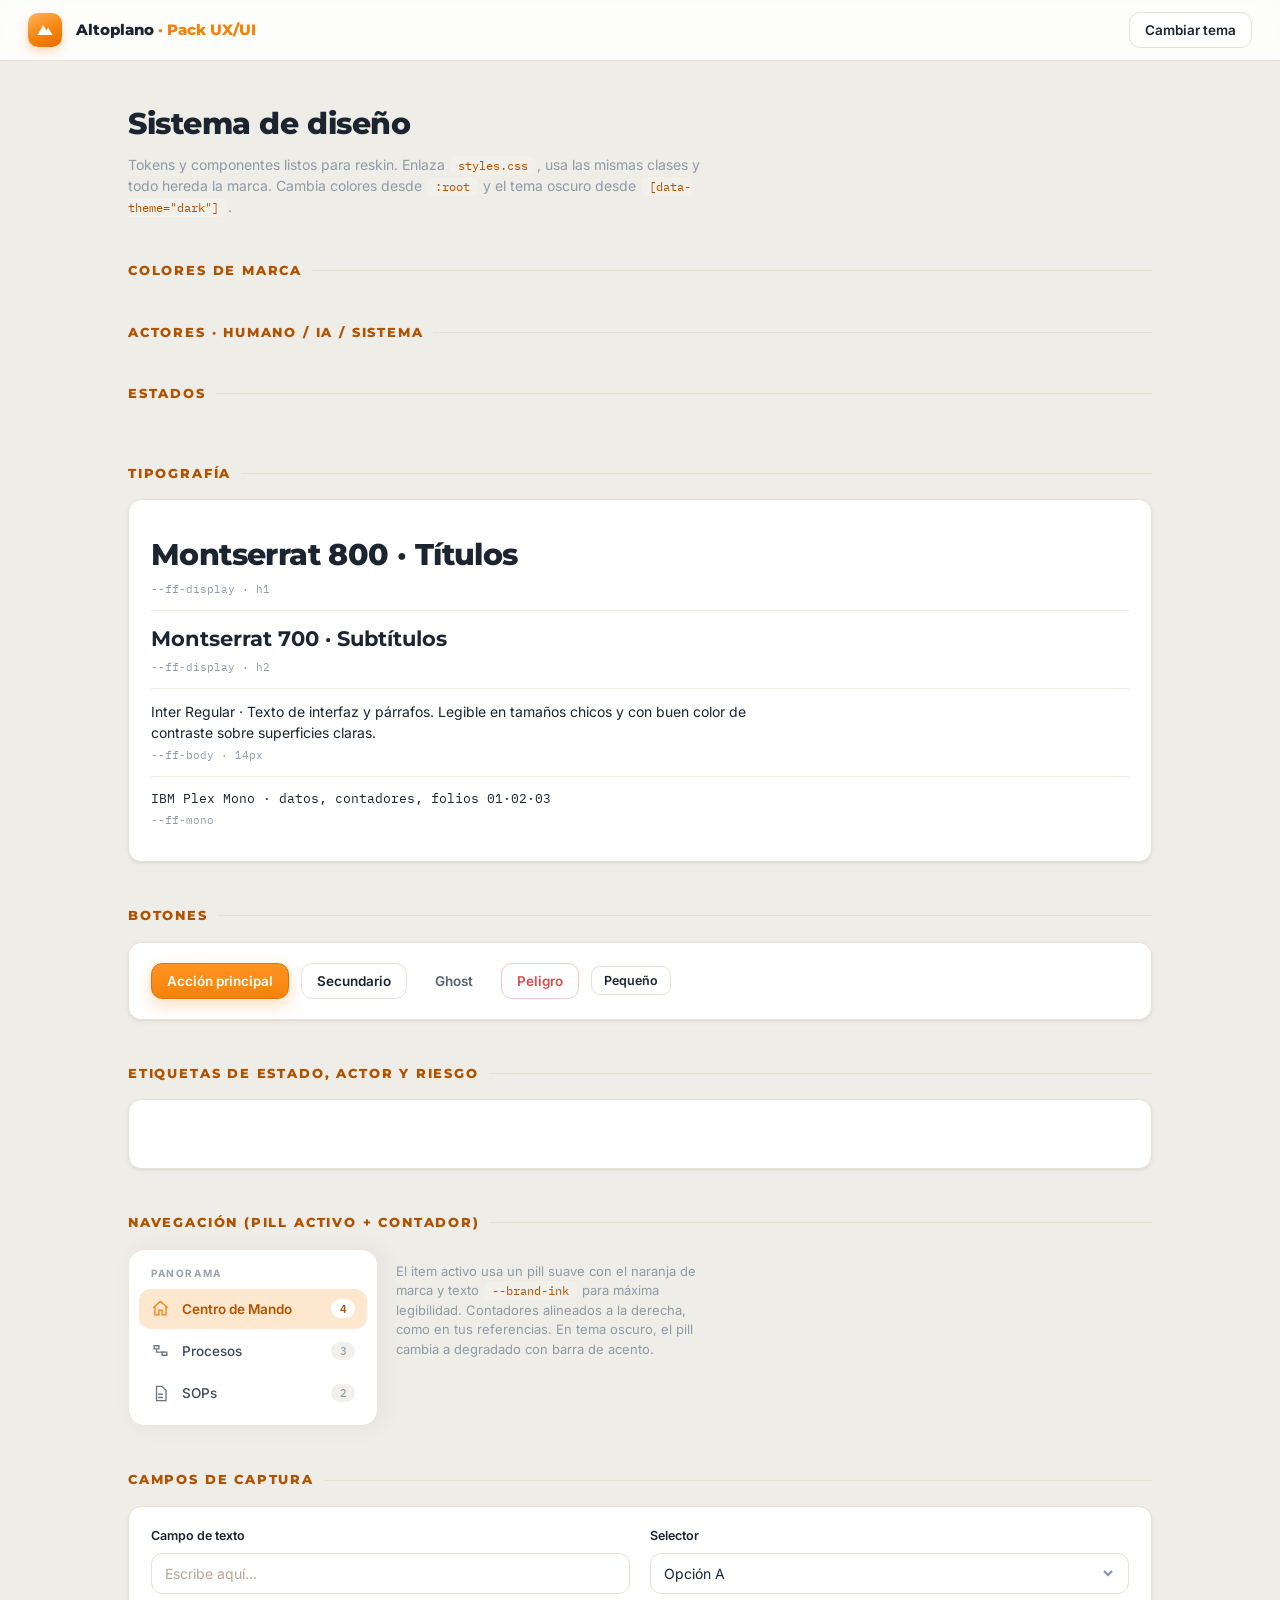
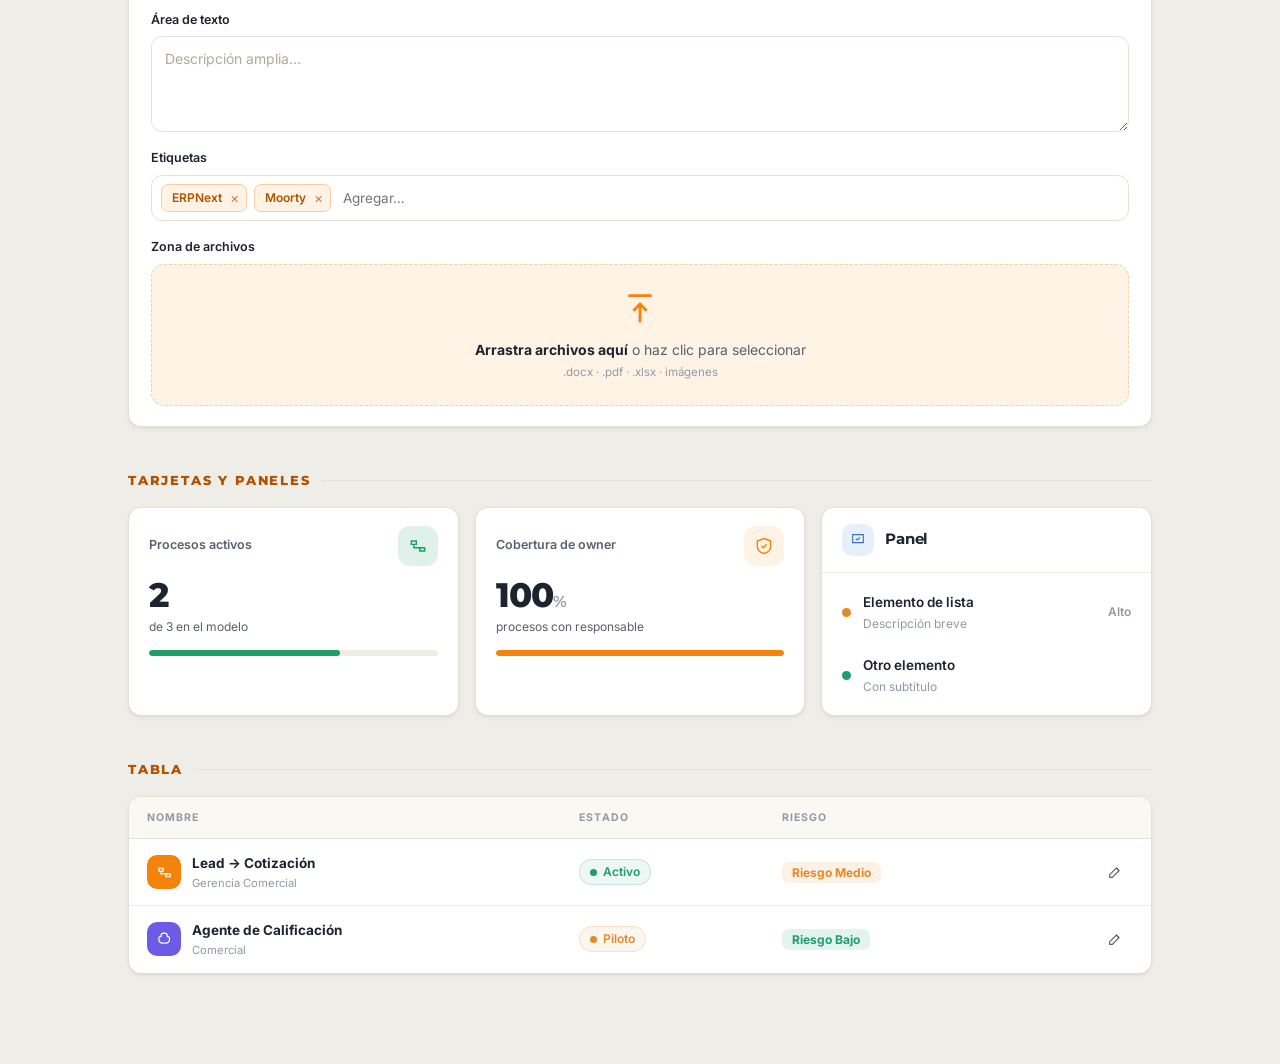
<file: livingorg-os/kit.html>
<!doctype html>
<html lang="es" data-theme="light">
<head>
  <meta charset="utf-8" />
  <meta name="viewport" content="width=device-width, initial-scale=1" />
  <title>Pack UX/UI · Grupo Altoplano — Guía de estilo</title>
  <link rel="preconnect" href="https://fonts.googleapis.com" />
  <link rel="preconnect" href="https://fonts.gstatic.com" crossorigin />
  <link href="https://fonts.googleapis.com/css2?family=Montserrat:wght@500;600;700;800&family=Inter:wght@400;500;600;700&family=IBM+Plex+Mono:wght@400;500;600&display=swap" rel="stylesheet" />
  <link rel="stylesheet" href="styles.css" />
  <style>
    body{ background:var(--canvas); }
    .kit-top{ position:sticky; top:0; z-index:30; background:var(--topbar-bg); backdrop-filter:blur(8px);
      border-bottom:1px solid var(--line); padding:12px 28px; display:flex; align-items:center; gap:14px; }
    .kit-top .mark{ width:34px; height:34px; border-radius:10px; display:grid; place-items:center;
      background:linear-gradient(155deg,#FFB259,#F5820A 60%,#E56A00); box-shadow:0 4px 10px rgba(245,130,10,.3); }
    .kit-top .mark svg{ width:20px; height:20px; }
    .kit-top b{ font-family:var(--ff-display); font-weight:800; font-size:15px; }
    .kit-top b span{ color:var(--brand); }
    .code{ font-family:var(--ff-mono); font-size:12px; background:var(--surface-3); border:1px solid var(--line-2);
      border-radius:7px; padding:2px 8px; color:var(--brand-ink); }
    .nav-demo{ width:250px; background:var(--side-bg); border:1px solid var(--side-line); border-radius:16px; padding:10px; box-shadow:var(--side-shadow); }
  </style>
</head>
<body>
  <div class="kit-top">
    <div class="mark"><svg viewBox="0 0 32 32" xmlns="http://www.w3.org/2000/svg"><path d="M4 24 L13 8 L18 17 L21 12 L28 24 Z" fill="#fff"/><path d="M13 8 L18 17 L15.2 17 L11.5 11 Z" fill="#fff" opacity="0.55"/></svg></div>
    <b>Altoplano <span>· Pack UX/UI</span></b>
    <div style="flex:1"></div>
    <button class="btn" id="themeToggle">Cambiar tema</button>
  </div>

  <div class="kit-body">
    <div class="kit-hd">
      <div>
        <h1 style="font-size:30px">Sistema de diseño</h1>
        <p class="muted" style="margin:8px 0 0; max-width:66ch">
          Tokens y componentes listos para reskin. Enlaza <span class="code">styles.css</span>,
          usa las mismas clases y todo hereda la marca. Cambia colores desde <span class="code">:root</span>
          y el tema oscuro desde <span class="code">[data-theme="dark"]</span>.
        </p>
      </div>
    </div>

    <!-- COLORES -->
    <section class="kit-sec">
      <h2>Colores de marca</h2>
      <div class="sw-grid" id="brandSwatches"></div>
      <h2 style="margin-top:26px">Actores · Humano / IA / Sistema</h2>
      <div class="sw-grid" id="actorSwatches"></div>
      <h2 style="margin-top:26px">Estados</h2>
      <div class="sw-grid" id="stateSwatches"></div>
    </section>

    <!-- TIPOGRAFÍA -->
    <section class="kit-sec">
      <h2>Tipografía</h2>
      <div class="kit-panel">
        <div class="type-row"><div style="font-family:var(--ff-display); font-weight:800; font-size:30px; letter-spacing:-.02em">Montserrat 800 · Títulos</div><small>--ff-display · h1</small></div>
        <div class="type-row"><div style="font-family:var(--ff-display); font-weight:700; font-size:21px">Montserrat 700 · Subtítulos</div><small>--ff-display · h2</small></div>
        <div class="type-row"><div style="font-family:var(--ff-body); font-size:14px; max-width:70ch">Inter Regular · Texto de interfaz y párrafos. Legible en tamaños chicos y con buen color de contraste sobre superficies claras.</div><small>--ff-body · 14px</small></div>
        <div class="type-row"><div style="font-family:var(--ff-mono); font-size:13px">IBM Plex Mono · datos, contadores, folios 01·02·03</div><small>--ff-mono</small></div>
      </div>
    </section>

    <!-- BOTONES -->
    <section class="kit-sec">
      <h2>Botones</h2>
      <div class="kit-panel">
        <div class="kit-row">
          <button class="btn primary">Acción principal</button>
          <button class="btn">Secundario</button>
          <button class="btn ghost">Ghost</button>
          <button class="btn danger">Peligro</button>
          <button class="btn sm">Pequeño</button>
        </div>
      </div>
    </section>

    <!-- BADGES / ESTADOS -->
    <section class="kit-sec">
      <h2>Etiquetas de estado, actor y riesgo</h2>
      <div class="kit-panel">
        <div class="kit-row" id="statusRow" style="margin-bottom:14px"></div>
        <div class="kit-row" id="actorRow" style="margin-bottom:14px"></div>
        <div class="kit-row" id="riskRow"></div>
      </div>
    </section>

    <!-- NAV -->
    <section class="kit-sec">
      <h2>Navegación (pill activo + contador)</h2>
      <div class="kit-row" style="align-items:flex-start; gap:18px">
        <div class="nav-demo">
          <div class="nav-group" style="margin-top:0">
            <div class="g-title">Panorama</div>
            <div class="nav-item active"><svg class="ico" viewBox="0 0 24 24" fill="none" stroke="currentColor" stroke-width="1.7"><path d="M3 11l9-8 9 8"/><path d="M5 10v10h5v-6h4v6h5V10"/></svg><span class="txt">Centro de Mando</span><span class="count">4</span></div>
            <div class="nav-item"><svg class="ico" viewBox="0 0 24 24" fill="none" stroke="currentColor" stroke-width="1.7"><path d="M4 6h6v4H4z"/><path d="M14 14h6v4h-6z"/><path d="M7 10v4h10"/></svg><span class="txt">Procesos</span><span class="count">3</span></div>
            <div class="nav-item"><svg class="ico" viewBox="0 0 24 24" fill="none" stroke="currentColor" stroke-width="1.7"><path d="M7 3h7l5 5v13H7z"/><path d="M9 13h6M9 17h6"/></svg><span class="txt">SOPs</span><span class="count">2</span></div>
          </div>
        </div>
        <p class="muted" style="max-width:40ch; font-size:13px">
          El item activo usa un pill suave con el naranja de marca y texto <span class="code">--brand-ink</span>
          para máxima legibilidad. Contadores alineados a la derecha, como en tus referencias.
          En tema oscuro, el pill cambia a degradado con barra de acento.
        </p>
      </div>
    </section>

    <!-- INPUTS -->
    <section class="kit-sec">
      <h2>Campos de captura</h2>
      <div class="kit-panel">
        <div class="form-grid">
          <div class="fgroup"><label>Campo de texto</label><input class="inp" placeholder="Escribe aquí…" /></div>
          <div class="fgroup"><label>Selector</label><select class="inp"><option>Opción A</option><option>Opción B</option></select></div>
          <div class="fgroup col2"><label>Área de texto</label><textarea class="ta" placeholder="Descripción amplia…"></textarea></div>
          <div class="fgroup col2"><label>Etiquetas</label><div class="tags"><span class="tg">ERPNext<button>×</button></span><span class="tg">Moorty<button>×</button></span><input placeholder="Agregar…" /></div></div>
          <div class="fgroup col2"><label>Zona de archivos</label>
            <div class="dropzone"><svg class="ico dz-ico" viewBox="0 0 24 24" fill="none" stroke="currentColor" stroke-width="1.7"><path d="M12 20V9"/><path d="M8 13l4-4 4 4"/><path d="M5 4h14"/></svg><b>Arrastra archivos aquí</b><span> o haz clic para seleccionar</span><small>.docx · .pdf · .xlsx · imágenes</small></div>
          </div>
        </div>
      </div>
    </section>

    <!-- TARJETAS -->
    <section class="kit-sec">
      <h2>Tarjetas y paneles</h2>
      <div class="grid g-3">
        <div class="card kpi-card">
          <div class="k-top"><div class="k-label">Procesos activos</div>
            <div class="kpi-ico" style="background:rgba(31,157,107,.14); color:var(--ok)"><svg class="ico" viewBox="0 0 24 24" fill="none" stroke="currentColor" stroke-width="1.7"><path d="M4 6h6v4H4z"/><path d="M14 14h6v4h-6z"/><path d="M7 10v4h10"/></svg></div>
          </div>
          <div class="k-val">2</div><div class="k-sub">de 3 en el modelo</div>
          <div class="k-meter"><i style="width:66%; background:var(--ok)"></i></div>
        </div>
        <div class="card kpi-card">
          <div class="k-top"><div class="k-label">Cobertura de owner</div>
            <div class="kpi-ico" style="background:var(--brand-soft); color:var(--brand)"><svg class="ico" viewBox="0 0 24 24" fill="none" stroke="currentColor" stroke-width="1.7"><path d="M12 3l8 3v6c0 5-3.5 8-8 9-4.5-1-8-4-8-9V6z"/><path d="M9 12l2 2 4-4"/></svg></div>
          </div>
          <div class="k-val">100<small>%</small></div><div class="k-sub">procesos con responsable</div>
          <div class="k-meter"><i style="width:100%; background:var(--brand)"></i></div>
        </div>
        <div class="card panel">
          <div class="panel-h"><span class="pi" style="background:var(--info-soft); color:var(--info)"><svg class="ico" viewBox="0 0 24 24" fill="none" stroke="currentColor" stroke-width="1.7"><path d="M4 4h16v12H4z"/><path d="M9 10l2 2 4-4"/></svg></span><h3>Panel</h3></div>
          <div class="panel-list">
            <div class="pl-item"><span class="pl-dot" style="background:var(--warn)"></span><div class="pl-main"><b>Elemento de lista</b><span>Descripción breve</span></div><span class="pl-right">Alto</span></div>
            <div class="pl-item"><span class="pl-dot" style="background:var(--ok)"></span><div class="pl-main"><b>Otro elemento</b><span>Con subtítulo</span></div></div>
          </div>
        </div>
      </div>
    </section>

    <!-- TABLA -->
    <section class="kit-sec">
      <h2>Tabla</h2>
      <table class="tbl">
        <thead><tr><th>Nombre</th><th>Estado</th><th>Riesgo</th><th></th></tr></thead>
        <tbody>
          <tr>
            <td><div class="name-cell"><span class="rico" style="background:var(--brand)"><svg class="ico" viewBox="0 0 24 24" fill="none" stroke="currentColor" stroke-width="1.7"><path d="M4 6h6v4H4z"/><path d="M14 14h6v4h-6z"/><path d="M7 10v4h10"/></svg></span><div><b>Lead → Cotización</b><small>Gerencia Comercial</small></div></div></td>
            <td><span class="badge" style="color:#1F9D6B; background:#1F9D6B14; border-color:#1F9D6B33"><span class="d"></span>Activo</span></td>
            <td><span class="risk-pill" style="background:#E08A2B1f; color:#E08A2B">Riesgo Medio</span></td>
            <td style="text-align:right"><button class="btn ghost icon"><svg class="ico" viewBox="0 0 24 24" fill="none" stroke="currentColor" stroke-width="1.7"><path d="M4 20h4L18 10l-4-4L4 16z"/><path d="M14 6l4 4"/></svg></button></td>
          </tr>
          <tr>
            <td><div class="name-cell"><span class="rico" style="background:var(--a-ai)"><svg class="ico" viewBox="0 0 24 24" fill="none" stroke="currentColor" stroke-width="1.7"><path d="M12 3a4 4 0 014 4v1h1a2 2 0 012 2v2a5 5 0 01-5 5H9a5 5 0 01-5-5V10a2 2 0 012-2h1V7a4 4 0 014-4z"/></svg></span><div><b>Agente de Calificación</b><small>Comercial</small></div></div></td>
            <td><span class="badge" style="color:#E08A2B; background:#E08A2B14; border-color:#E08A2B33"><span class="d"></span>Piloto</span></td>
            <td><span class="risk-pill" style="background:#1F9D6B1f; color:#1F9D6B">Riesgo Bajo</span></td>
            <td style="text-align:right"><button class="btn ghost icon"><svg class="ico" viewBox="0 0 24 24" fill="none" stroke="currentColor" stroke-width="1.7"><path d="M4 20h4L18 10l-4-4L4 16z"/><path d="M14 6l4 4"/></svg></button></td>
          </tr>
        </tbody>
      </table>
    </section>
  </div>

  <!-- Datos de marca leídos de config.js para pintar swatches reales -->
  <script src="js/config.js"></script>
  <script>
    const LO = window.LO;
    const el=(t,p,c)=>{ const n=document.createElement(t); if(p) for(const k in p){ if(k==="html")n.innerHTML=p[k]; else if(k==="style")n.setAttribute("style",p[k]); else n.setAttribute(k,p[k]); } if(c) (Array.isArray(c)?c:[c]).forEach(x=>n.appendChild(typeof x==="object"?x:document.createTextNode(x))); return n; };
    function swatch(name, value){
      const box=el("div",{class:"sw"});
      box.appendChild(el("div",{class:"chip", style:"background:"+value}));
      box.appendChild(el("div",{class:"meta"},[ el("b",{},name), el("span",{},value) ]));
      return box;
    }
    // Marca
    const brand=[["Brand","#F5820A"],["Brand strong","#E0720A"],["Brand ink","#B05200"],["Amber","#FFC24A"],["Brand soft","#FFF3E6"],["Navy","#0C1420"]];
    brand.forEach(([n,v])=>document.getElementById("brandSwatches").appendChild(swatch(n,v)));
    // Actores desde config
    Object.keys(LO.ACTOR_TYPES).forEach(k=>{ const a=LO.ACTOR_TYPES[k]; document.getElementById("actorSwatches").appendChild(swatch(a.label,a.color)); });
    // Estados
    [["OK","#1F9D6B"],["Warn","#E08A2B"],["Error","#D84C4C"],["Info","#3B72C4"]].forEach(([n,v])=>document.getElementById("stateSwatches").appendChild(swatch(n,v)));

    // Badges de estado
    Object.keys(LO.STATUSES).forEach(k=>{ const s=LO.STATUSES[k];
      const b=el("span",{class:"badge", style:"color:"+s.color+"; background:"+s.color+"14; border-color:"+s.color+"33"},[ el("span",{class:"d"}), s.label ]);
      document.getElementById("statusRow").appendChild(b);
    });
    // Actores
    Object.keys(LO.ACTOR_TYPES).forEach(k=>{ const a=LO.ACTOR_TYPES[k];
      const b=el("span",{class:"actor", style:"background:"+a.color},[ el("span",{class:"k"},a.short), a.label ]);
      document.getElementById("actorRow").appendChild(b);
    });
    // Riesgo
    Object.keys(LO.RISK).forEach(k=>{ const r=LO.RISK[k];
      document.getElementById("riskRow").appendChild(el("span",{class:"risk-pill", style:"background:"+r.color+"1f; color:"+r.color},"Riesgo "+r.label));
    });

    // Toggle de tema para previsualizar
    document.getElementById("themeToggle").addEventListener("click",()=>{
      const cur=document.documentElement.getAttribute("data-theme")==="dark"?"light":"dark";
      document.documentElement.setAttribute("data-theme",cur);
    });
  </script>
</body>
</html>
</file>
<file: livingorg-flow-studio-v3/styles.css>
:root {
  --lo-shell: #0c1420;
  --lo-shell-2: #121d2c;
  --lo-shell-3: #1b2b40;
  --lo-shell-line: #263a53;
  --lo-shell-text: #d5dfeb;
  --lo-shell-muted: #7f91a8;

  --lo-canvas: #f7f7f8;
  --lo-canvas-2: #f0f1f3;
  --lo-surface: #ffffff;
  --lo-surface-2: #fbfbfc;
  --lo-surface-3: #f2f3f5;
  --lo-line: #e4e7eb;
  --lo-line-strong: #d5dae1;
  --lo-text: #1a1a1a;
  --lo-text-2: #596273;
  --lo-text-3: #8d96a5;

  --lo-brand: #f26b1f;
  --lo-brand-strong: #d95512;
  --lo-brand-soft: #fff1e6;
  --lo-brand-line: #f4c3a2;
  --lo-human: #c8862f;
  --lo-ai: #6d5ae6;
  --lo-system: #2e8fb0;
  --lo-decision: #d84c4c;
  --lo-document: #b47a25;
  --lo-success: #1f9d6b;
  --lo-warning: #d98c2b;
  --lo-danger: #d84c4c;

  --lo-shadow-1: 0 1px 2px rgba(20, 29, 40, .06), 0 4px 12px rgba(20, 29, 40, .04);
  --lo-shadow-2: 0 10px 26px rgba(20, 29, 40, .11), 0 2px 8px rgba(20, 29, 40, .06);
  --lo-shadow-3: 0 24px 60px rgba(8, 16, 28, .22), 0 8px 22px rgba(8, 16, 28, .13);
  --lo-brand-shadow: 0 8px 18px rgba(242, 107, 31, .24);

  --lo-font-display: Inter, ui-sans-serif, system-ui, -apple-system, BlinkMacSystemFont, "Segoe UI", sans-serif;
  --lo-font-body: Inter, ui-sans-serif, system-ui, -apple-system, BlinkMacSystemFont, "Segoe UI", sans-serif;
  --lo-font-mono: "SFMono-Regular", Consolas, "Liberation Mono", monospace;

  --sidebar-width: 264px;
  --topbar-height: 56px;
  --editor-header-height: 72px;
  --statusbar-height: 36px;
  --inspector-width: 382px;
}

[data-theme="dark"] {
  --lo-canvas: #101923;
  --lo-canvas-2: #162331;
  --lo-surface: #182635;
  --lo-surface-2: #1d2d3d;
  --lo-surface-3: #233548;
  --lo-line: #2a3b4e;
  --lo-line-strong: #385067;
  --lo-text: #edf2f7;
  --lo-text-2: #b0bdca;
  --lo-text-3: #8293a5;
  --lo-brand-soft: rgba(242, 107, 31, .15);
  --lo-brand-line: rgba(242, 145, 90, .45);
  --lo-shadow-1: 0 1px 2px rgba(0, 0, 0, .18), 0 4px 12px rgba(0, 0, 0, .14);
  --lo-shadow-2: 0 12px 30px rgba(0, 0, 0, .25), 0 2px 8px rgba(0, 0, 0, .18);
  --lo-shadow-3: 0 24px 60px rgba(0, 0, 0, .46), 0 8px 22px rgba(0, 0, 0, .26);
}

* { box-sizing: border-box; }
html, body { width: 100%; height: 100%; margin: 0; }
body {
  background: var(--lo-canvas);
  color: var(--lo-text);
  font-family: var(--lo-font-body);
  font-size: 13px;
  line-height: 1.45;
  overflow: hidden;
  -webkit-font-smoothing: antialiased;
  text-rendering: optimizeLegibility;
}
button, input, select, textarea { font: inherit; }
button { color: inherit; }
button:focus-visible, input:focus-visible, select:focus-visible, textarea:focus-visible {
  outline: 3px solid rgba(242, 107, 31, .28);
  outline-offset: 2px;
}
button { cursor: pointer; }
button:disabled { cursor: not-allowed; opacity: .46; }
h1, h2, h3, p { margin: 0; }
svg { display: block; }

/* Shell */
.app-shell { display: grid; grid-template-columns: var(--sidebar-width) minmax(0, 1fr); height: 100dvh; min-height: 100%; overflow: hidden; }
.app-shell.sidebar-collapsed { --sidebar-width: 76px; }
.main-shell { min-width: 0; min-height: 0; display: grid; grid-template-rows: var(--topbar-height) minmax(0, 1fr); overflow: hidden; }

/* Global navigation */
.global-sidebar {
  position: relative;
  z-index: 30;
  display: flex;
  flex-direction: column;
  min-width: 0;
  overflow: hidden;
  background:
    radial-gradient(110% 38% at 50% -10%, rgba(61, 107, 153, .24), transparent 68%),
    var(--lo-shell);
  border-right: 1px solid var(--lo-shell-line);
  color: var(--lo-shell-text);
}
.global-sidebar::after {
  position: absolute;
  inset: auto -20% 0;
  height: 210px;
  content: "";
  opacity: .22;
  pointer-events: none;
  background: repeating-radial-gradient(ellipse at 50% 100%, transparent 0 17px, #53677f 18px 19px, transparent 20px 33px);
  mask-image: linear-gradient(to top, #000, transparent 88%);
}
.brand-lockup { display: flex; align-items: center; gap: 11px; padding: 18px 17px 17px; min-width: 0; position: relative; z-index: 1; }
.brand-mark { width: 40px; height: 40px; flex: 0 0 40px; display: grid; place-items: center; border-radius: 12px; color: #fff; font-size: 25px; font-weight: 700; background: linear-gradient(145deg, #ffab58, var(--lo-brand) 63%, #ce4c0d); box-shadow: 0 8px 18px rgba(242, 107, 31, .32), inset 0 1px 1px rgba(255,255,255,.5); }
.brand-copy { min-width: 0; overflow: hidden; }
.brand-copy strong { display: block; color: #fff; font-size: 16px; letter-spacing: .02em; line-height: 1.1; white-space: nowrap; }
.brand-copy strong span { color: #ffae5e; }
.brand-copy small { display: block; margin-top: 5px; overflow: hidden; color: var(--lo-shell-muted); font-size: 10px; letter-spacing: .015em; text-overflow: ellipsis; white-space: nowrap; }
.global-nav { min-height: 0; flex: 1; overflow-y: auto; padding: 4px 11px 18px; position: relative; z-index: 1; scrollbar-width: thin; scrollbar-color: var(--lo-shell-3) transparent; }
.nav-group { margin-top: 19px; }
.nav-group:first-child { margin-top: 4px; }
.nav-label { padding: 7px 12px 6px; color: var(--lo-shell-muted); font-size: 9.5px; font-weight: 800; letter-spacing: .16em; text-transform: uppercase; }
.nav-item { width: 100%; min-height: 42px; display: flex; align-items: center; gap: 11px; padding: 0 11px; position: relative; border: 0; border-radius: 10px; background: transparent; color: var(--lo-shell-text); font-size: 12.5px; text-align: left; transition: background .16s ease, color .16s ease; }
.nav-item:hover { background: rgba(255,255,255,.065); color: #fff; }
.nav-item.is-active { background: linear-gradient(90deg, rgba(242, 107, 31, .21), rgba(242, 107, 31, .06)); color: #fff; font-weight: 700; box-shadow: inset 3px 0 0 var(--lo-brand); }
.nav-icon { width: 28px; height: 28px; flex: 0 0 28px; display: grid; place-items: center; border-radius: 8px; color: #a9bbcd; font-size: 17px; line-height: 1; }
.nav-item:hover .nav-icon, .nav-item.is-active .nav-icon { color: var(--lo-brand); background: rgba(242, 107, 31, .13); }
.nav-count { min-width: 22px; margin-left: auto; padding: 2px 6px; border: 1px solid rgba(255,255,255,.09); border-radius: 999px; background: rgba(255,255,255,.06); color: var(--lo-shell-muted); font-family: var(--lo-font-mono); font-size: 10px; font-weight: 600; text-align: center; }
.nav-count.is-alert { color: #ffb36e; background: rgba(242,107,31,.16); border-color: rgba(242,107,31,.25); }
.sidebar-footer { position: relative; z-index: 1; padding: 12px; border-top: 1px solid var(--lo-shell-line); }
.workspace-switcher { width: 100%; display: flex; align-items: center; gap: 9px; padding: 8px; border: 0; border-radius: 10px; background: transparent; color: var(--lo-shell-text); text-align: left; }
.workspace-switcher:hover { background: rgba(255,255,255,.06); }
.workspace-avatar { width: 31px; height: 31px; flex: 0 0 31px; display: grid; place-items: center; border-radius: 9px; color: #fff; background: linear-gradient(145deg, #2e8fb0, #6d5ae6); font-size: 10px; font-weight: 800; }
.workspace-copy { min-width: 0; flex: 1; }
.workspace-copy strong, .workspace-copy small { display: block; overflow: hidden; text-overflow: ellipsis; white-space: nowrap; }
.workspace-copy strong { color: #e8edf3; font-size: 11.5px; }
.workspace-copy small { margin-top: 2px; color: var(--lo-shell-muted); font-size: 10px; }
.chevron { color: var(--lo-shell-muted); font-size: 16px; }
.collapse-sidebar { width: 100%; display: flex; align-items: center; gap: 10px; margin-top: 5px; padding: 8px 10px; border: 0; border-radius: 8px; background: transparent; color: var(--lo-shell-muted); font-size: 11px; text-align: left; }
.collapse-sidebar:hover { background: rgba(255,255,255,.06); color: #fff; }
.collapse-sidebar > span:first-child { font-size: 19px; line-height: 1; transition: transform .18s ease; }
.sidebar-collapsed .collapse-sidebar > span:first-child { transform: rotate(180deg); }
.sidebar-collapsed .brand-lockup { justify-content: center; padding-inline: 0; }
.sidebar-collapsed .brand-copy, .sidebar-collapsed .nav-label, .sidebar-collapsed .nav-item > span:not(.nav-icon), .sidebar-collapsed .nav-count, .sidebar-collapsed .workspace-copy, .sidebar-collapsed .workspace-switcher .chevron, .sidebar-collapsed .collapse-label { display: none; }
.sidebar-collapsed .nav-item { justify-content: center; padding-inline: 0; }
.sidebar-collapsed .nav-icon { width: 32px; height: 32px; }
.sidebar-collapsed .workspace-switcher { justify-content: center; padding-inline: 0; }
.sidebar-collapsed .collapse-sidebar { justify-content: center; padding-inline: 0; }

/* Topbar */
.global-topbar { min-width: 0; display: flex; align-items: center; gap: 10px; padding: 0 16px; border-bottom: 1px solid var(--lo-line); background: color-mix(in srgb, var(--lo-surface) 90%, transparent); backdrop-filter: saturate(140%) blur(12px); }
.topbar-spacer { flex: 1; }
.global-search { width: min(330px, 32vw); height: 36px; display: flex; align-items: center; gap: 8px; padding: 0 10px; border: 1px solid var(--lo-line); border-radius: 10px; background: var(--lo-surface-2); color: var(--lo-text-3); }
.global-search:focus-within { border-color: var(--lo-brand); box-shadow: 0 0 0 3px var(--lo-brand-soft); }
.global-search > span { font-size: 18px; line-height: 1; }
.global-search input { min-width: 0; flex: 1; border: 0; outline: 0; background: transparent; color: var(--lo-text); font-size: 12px; }
.global-search kbd { padding: 2px 5px; border: 1px solid var(--lo-line); border-radius: 5px; background: var(--lo-surface); color: var(--lo-text-3); font-family: var(--lo-font-mono); font-size: 9px; }
.icon-button { width: 36px; height: 36px; flex: 0 0 36px; display: inline-grid; place-items: center; padding: 0; border: 1px solid var(--lo-line); border-radius: 10px; background: var(--lo-surface); color: var(--lo-text-2); font-size: 16px; line-height: 1; transition: background .15s ease, border-color .15s ease, color .15s ease, transform .15s ease; }
.icon-button:hover { border-color: var(--lo-brand-line); background: var(--lo-brand-soft); color: var(--lo-brand-strong); }
.icon-button:active { transform: translateY(1px); }
.notification-button { position: relative; }
.notification-button b { position: absolute; top: -6px; right: -6px; min-width: 17px; height: 17px; display: grid; place-items: center; padding: 0 4px; border: 2px solid var(--lo-surface); border-radius: 999px; background: var(--lo-brand); color: #fff; font-family: var(--lo-font-mono); font-size: 9px; }
.workspace-pill { height: 36px; display: flex; align-items: center; gap: 8px; padding: 0 11px; border: 1px solid var(--lo-line); border-radius: 10px; background: var(--lo-surface); color: var(--lo-text-2); font-size: 11.5px; font-weight: 700; white-space: nowrap; }
.workspace-pill:hover { border-color: var(--lo-brand-line); }
.status-dot, .save-state i, .status-live i, .status-badge i { width: 7px; height: 7px; display: inline-block; border-radius: 50%; background: var(--lo-success); box-shadow: 0 0 0 3px rgba(31,157,107,.13); }
.account-avatar { width: 36px; height: 36px; flex: 0 0 36px; display: grid; place-items: center; border: 0; border-radius: 10px; background: linear-gradient(145deg, #2e8fb0, #6d5ae6); color: #fff; font-size: 11px; font-weight: 800; }
.mobile-menu { display: none; }

/* Flow editor */
.flow-editor { min-width: 0; min-height: 0; display: grid; grid-template-rows: var(--editor-header-height) minmax(0, 1fr) var(--statusbar-height); overflow: hidden; background: var(--lo-canvas); }
.editor-header { min-width: 0; display: flex; align-items: center; justify-content: space-between; gap: 16px; padding: 0 18px; border-bottom: 1px solid var(--lo-line); background: var(--lo-surface); }
.editor-title-group, .editor-actions, .canvas-mode-group, .canvas-view-group, .status-left, .status-right { display: flex; align-items: center; }
.editor-title-group { min-width: 0; gap: 11px; }
.editor-actions { flex: 0 0 auto; gap: 7px; }
.back-button { height: 34px; display: inline-flex; align-items: center; gap: 7px; padding: 0 9px; border: 0; border-radius: 8px; background: transparent; color: var(--lo-text-2); font-size: 11.5px; font-weight: 700; }
.back-button:hover { background: var(--lo-surface-3); color: var(--lo-text); }
.back-button > span:first-child { font-size: 18px; }
.header-divider, .toolbar-divider, .status-separator { width: 1px; height: 22px; display: inline-block; background: var(--lo-line); }
.process-symbol { width: 32px; height: 32px; display: grid; place-items: center; flex: 0 0 32px; border-radius: 9px; background: var(--lo-brand-soft); color: var(--lo-brand); font-size: 19px; }
.process-title-wrap { min-width: 0; }
.eyebrow { display: block; color: var(--lo-brand-strong); font-size: 9px; font-weight: 800; letter-spacing: .13em; line-height: 1.1; text-transform: uppercase; }
.process-title-wrap h1 { max-width: 510px; overflow: hidden; margin-top: 4px; color: var(--lo-text); font-size: 15px; font-weight: 750; letter-spacing: -.015em; text-overflow: ellipsis; white-space: nowrap; }
.status-badge, .version-badge { display: inline-flex; align-items: center; gap: 6px; padding: 4px 8px; border-radius: 999px; font-size: 10px; font-weight: 700; white-space: nowrap; }
.status-badge { color: var(--lo-success); background: rgba(31,157,107,.1); }
.status-badge i { width: 6px; height: 6px; box-shadow: none; }
.version-badge { color: var(--lo-text-2); border: 1px solid var(--lo-line); background: var(--lo-surface-2); font-family: var(--lo-font-mono); }
.save-state { display: inline-flex; align-items: center; gap: 6px; margin-right: 4px; color: var(--lo-text-3); font-size: 10px; white-space: nowrap; }
.save-state i { width: 6px; height: 6px; box-shadow: none; }
.save-state.is-saving i { background: var(--lo-warning); animation: pulse 1s ease-in-out infinite; }
.save-state.is-error i { background: var(--lo-danger); }
@keyframes pulse { 0%,100% { opacity: .45; } 50% { opacity: 1; } }
.secondary-button, .primary-button { min-height: 36px; display: inline-flex; align-items: center; justify-content: center; gap: 7px; padding: 0 13px; border-radius: 9px; font-size: 11.5px; font-weight: 750; white-space: nowrap; transition: background .15s ease, border-color .15s ease, transform .15s ease, box-shadow .15s ease; }
.secondary-button { border: 1px solid var(--lo-line); background: var(--lo-surface); color: var(--lo-text-2); }
.secondary-button:hover { border-color: var(--lo-brand-line); background: var(--lo-brand-soft); color: var(--lo-brand-strong); }
.primary-button { border: 1px solid var(--lo-brand-strong); background: linear-gradient(180deg, #ff8b42, var(--lo-brand)); color: #fff; box-shadow: var(--lo-brand-shadow); }
.primary-button:hover { transform: translateY(-1px); box-shadow: 0 10px 22px rgba(242,107,31,.3); }
.more-button { display: none; }

/* Workspace */
.flow-workspace { min-width: 0; min-height: 0; display: grid; grid-template-columns: 68px minmax(0, 1fr) var(--inspector-width); overflow: hidden; }
.tool-rail { display: flex; flex-direction: column; align-items: center; gap: 7px; padding: 14px 10px; border-right: 1px solid var(--lo-line); background: var(--lo-surface); }
.rail-tool { width: 42px; height: 42px; display: grid; place-items: center; position: relative; border: 1px solid transparent; border-radius: 10px; background: transparent; color: var(--lo-text-2); font-size: 19px; line-height: 1; }
.rail-tool:hover { border-color: var(--lo-brand-line); background: var(--lo-brand-soft); color: var(--lo-brand-strong); }
.rail-tool.is-active { border-color: var(--lo-brand-line); background: var(--lo-brand-soft); color: var(--lo-brand-strong); box-shadow: inset 3px 0 0 var(--lo-brand); }
.rail-tool.is-active::after { position: absolute; right: -11px; width: 3px; height: 18px; border-radius: 3px 0 0 3px; content: ""; background: var(--lo-brand); }
.rail-tool small { position: absolute; right: 4px; bottom: 3px; color: var(--lo-text-3); font-family: var(--lo-font-mono); font-size: 7px; }
.rail-separator { width: 30px; height: 1px; margin: 4px 0; background: var(--lo-line); }
.rail-grow { flex: 1; }
.canvas-panel { min-width: 0; min-height: 0; position: relative; display: grid; grid-template-rows: 56px minmax(0, 1fr); overflow: hidden; background: var(--lo-canvas); }
.canvas-toolbar { min-width: 0; display: flex; align-items: center; justify-content: space-between; gap: 12px; padding: 0 14px; position: relative; z-index: 12; border-bottom: 1px solid var(--lo-line); background: color-mix(in srgb, var(--lo-surface) 88%, transparent); backdrop-filter: blur(10px); }
.canvas-mode-group, .canvas-view-group { gap: 6px; }
.toolbar-button { min-height: 38px; display: inline-flex; align-items: center; gap: 7px; padding: 0 11px; border: 1px solid var(--lo-line); border-radius: 9px; background: var(--lo-surface); color: var(--lo-text-2); font-size: 11px; font-weight: 750; white-space: nowrap; }
.toolbar-button:hover { border-color: var(--lo-brand-line); background: var(--lo-brand-soft); color: var(--lo-brand-strong); }
.toolbar-button.primary-toolbar { border-color: var(--lo-brand-strong); background: var(--lo-brand); color: #fff; box-shadow: var(--lo-brand-shadow); }
.toolbar-button.primary-toolbar:hover { background: var(--lo-brand-strong); color: #fff; }
.toolbar-button.is-active { border-color: var(--lo-brand); background: var(--lo-brand-soft); color: var(--lo-brand-strong); box-shadow: inset 0 0 0 1px var(--lo-brand-line); }
.toolbar-button > span:first-child { font-size: 16px; line-height: 1; }
.toolbar-caret { margin-left: 2px; color: currentColor; font-size: 13px; }
.canvas-icon { width: 32px; height: 32px; flex-basis: 32px; border-color: transparent; background: transparent; }
.canvas-icon:hover { border-color: var(--lo-line); background: var(--lo-surface); }
.zoom-value { min-width: 42px; color: var(--lo-text-2); font-family: var(--lo-font-mono); font-size: 10px; text-align: center; }
.canvas-viewport { min-width: 0; min-height: 0; position: relative; overflow: hidden; isolation: isolate; background: var(--lo-canvas); cursor: grab; touch-action: none; }
.canvas-viewport.is-panning { cursor: grabbing; }
.canvas-grid-layer { position: absolute; inset: 0; pointer-events: none; opacity: .8; background-image: radial-gradient(circle, color-mix(in srgb, var(--lo-text-3) 22%, transparent) 1px, transparent 1.2px); background-size: 24px 24px; }
.canvas-viewport.grid-hidden .canvas-grid-layer { opacity: 0; }
.graph-scene { position: absolute; left: 0; top: 0; width: 1500px; height: 1320px; transform-origin: 0 0; will-change: transform; }
.edge-layer { position: absolute; inset: 0; width: 100%; height: 100%; overflow: visible; pointer-events: none; }
.edge-layer .edge-path { fill: none; stroke: #8b98a7; stroke-width: 2.2; vector-effect: non-scaling-stroke; }
.edge-layer .edge-path.is-branch { stroke: var(--lo-decision); stroke-dasharray: 6 5; }
.edge-layer .edge-label-bg { fill: var(--lo-surface); stroke: var(--lo-line-strong); stroke-width: 1; }
.edge-layer .edge-label-text { fill: var(--lo-text-2); font-family: var(--lo-font-body); font-size: 12px; font-weight: 800; text-anchor: middle; dominant-baseline: middle; }
.edge-layer marker path { fill: #8b98a7; }
.edge-layer marker.branch-marker path { fill: var(--lo-decision); }
.nodes-layer { position: absolute; inset: 0; }
.flow-node { width: 228px; min-height: 96px; position: absolute; padding: 0; border: 1px solid var(--lo-line); border-radius: 13px; background: var(--lo-surface); box-shadow: var(--lo-shadow-1); cursor: grab; user-select: none; transition: border-color .14s ease, box-shadow .14s ease, transform .08s ease; }
.flow-node:hover { border-color: var(--lo-brand-line); box-shadow: var(--lo-shadow-2); }
.flow-node.is-selected { border-color: var(--lo-brand); box-shadow: 0 0 0 3px var(--lo-brand-soft), var(--lo-shadow-2); }
.flow-node.is-connecting-source { border-color: var(--lo-ai); box-shadow: 0 0 0 4px rgba(109,90,230,.16), var(--lo-shadow-2); }
.flow-node.is-dragging { cursor: grabbing; box-shadow: var(--lo-shadow-3); transform: translateY(-2px); z-index: 20; }
.node-accent { height: 4px; border-radius: 13px 13px 0 0; background: var(--node-color, var(--lo-brand)); }
.node-content { padding: 13px 14px 12px; }
.node-top { display: flex; align-items: flex-start; gap: 9px; }
.node-icon { width: 30px; height: 30px; flex: 0 0 30px; display: grid; place-items: center; border-radius: 9px; background: color-mix(in srgb, var(--node-color) 13%, transparent); color: var(--node-color); font-size: 16px; }
.node-copy { min-width: 0; flex: 1; }
.node-type { display: block; overflow: hidden; color: var(--node-color); font-size: 9px; font-weight: 850; letter-spacing: .08em; text-overflow: ellipsis; text-transform: uppercase; white-space: nowrap; }
.node-name { display: -webkit-box; overflow: hidden; margin-top: 2px; color: var(--lo-text); font-size: 13px; font-weight: 800; line-height: 1.25; -webkit-box-orient: vertical; -webkit-line-clamp: 2; }
.node-actor { flex: 0 0 auto; padding: 3px 6px; border-radius: 6px; background: color-mix(in srgb, var(--node-color) 12%, transparent); color: var(--node-color); font-family: var(--lo-font-mono); font-size: 9px; font-weight: 800; }
.node-meta { display: flex; align-items: center; gap: 7px; overflow: hidden; margin-top: 10px; color: var(--lo-text-3); font-size: 10px; }
.node-meta span { overflow: hidden; text-overflow: ellipsis; white-space: nowrap; }
.node-meta span + span::before { margin-right: 7px; color: var(--lo-line-strong); content: "·"; }
.node-port { width: 18px; height: 18px; position: absolute; top: 50%; z-index: 5; margin-top: -9px; padding: 0; border: 3px solid var(--lo-surface); border-radius: 50%; background: var(--lo-brand); box-shadow: 0 0 0 1px var(--lo-brand); opacity: 0; transition: opacity .14s ease, transform .14s ease; }
.flow-node:hover .node-port, .flow-node.is-selected .node-port, .canvas-viewport.connect-mode .node-port { opacity: 1; }
.node-port:hover { transform: scale(1.18); }
.node-port.port-in { left: -9px; background: var(--lo-surface); }
.node-port.port-out { right: -9px; }
.canvas-viewport.connect-mode { cursor: crosshair; }
.canvas-viewport.connect-mode .flow-node { cursor: pointer; }
.canvas-hint { position: absolute; bottom: 15px; left: 50%; z-index: 8; display: inline-flex; align-items: center; gap: 7px; max-width: calc(100% - 30px); padding: 8px 11px; transform: translateX(-50%); border: 1px solid var(--lo-line); border-radius: 8px; background: color-mix(in srgb, var(--lo-surface) 92%, transparent); box-shadow: var(--lo-shadow-1); color: var(--lo-text-3); font-size: 10px; pointer-events: none; white-space: nowrap; }
.canvas-hint span { color: var(--lo-brand); font-family: var(--lo-font-mono); font-weight: 800; }
.zoom-control-floating { position: absolute; right: 16px; bottom: 15px; z-index: 8; display: flex; align-items: center; gap: 4px; padding: 4px; border: 1px solid var(--lo-line); border-radius: 10px; background: color-mix(in srgb, var(--lo-surface) 94%, transparent); box-shadow: var(--lo-shadow-1); }
.zoom-control-floating .icon-button { width: 28px; height: 28px; flex-basis: 28px; border: 0; background: transparent; }
.zoom-control-floating > span { min-width: 38px; color: var(--lo-text-2); font-family: var(--lo-font-mono); font-size: 9px; text-align: center; }
.minimap { width: 168px; height: 112px; position: absolute; right: 16px; top: 16px; z-index: 8; overflow: hidden; border: 1px solid var(--lo-line); border-radius: 10px; background: color-mix(in srgb, var(--lo-surface) 94%, transparent); box-shadow: var(--lo-shadow-1); }
.minimap-viewport { position: absolute; border: 1px solid var(--lo-brand); background: rgba(242,107,31,.08); }
.minimap-nodes { position: absolute; inset: 0; }
.mini-node { position: absolute; border-radius: 2px; background: var(--node-color); opacity: .75; }
.canvas-empty-state { width: min(360px, calc(100% - 32px)); position: absolute; top: 50%; left: 50%; z-index: 10; padding: 28px; transform: translate(-50%, -50%); border: 1px solid var(--lo-line); border-radius: 18px; background: var(--lo-surface); box-shadow: var(--lo-shadow-3); text-align: center; }
.empty-icon { width: 54px; height: 54px; display: grid; place-items: center; margin: 0 auto 14px; border-radius: 16px; background: var(--lo-brand-soft); color: var(--lo-brand); font-size: 28px; }
.canvas-empty-state h2 { font-size: 18px; }
.canvas-empty-state p { margin: 7px auto 18px; color: var(--lo-text-2); font-size: 12px; }

/* Inspector */
.inspector-panel { min-width: 0; min-height: 0; display: flex; flex-direction: column; position: relative; z-index: 14; overflow: hidden; border-left: 1px solid var(--lo-line); background: var(--lo-surface); }
.inspector-mobile-handle { display: none; }
.inspector-header { display: flex; align-items: flex-start; justify-content: space-between; gap: 10px; padding: 20px 20px 16px; border-bottom: 1px solid var(--lo-line); background: linear-gradient(180deg, var(--lo-surface-2), var(--lo-surface)); }
.inspector-header h2 { margin-top: 5px; color: var(--lo-text); font-size: 17px; letter-spacing: -.02em; }
.inspector-close { display: none; }
.inspector-body { min-height: 0; flex: 1; overflow-y: auto; padding: 17px 20px 28px; }
.inspector-footer { display: flex; gap: 8px; padding: 12px 20px; border-top: 1px solid var(--lo-line); background: var(--lo-surface-2); }
.inspector-footer button { flex: 1; }
.inspector-intro { margin-bottom: 18px; color: var(--lo-text-2); font-size: 11.5px; line-height: 1.55; }
.health-card { margin-bottom: 18px; padding: 13px; border: 1px solid var(--lo-line); border-radius: 12px; background: var(--lo-surface-2); }
.health-top { display: flex; align-items: flex-end; justify-content: space-between; gap: 10px; }
.health-top small { display: block; color: var(--lo-text-3); font-size: 9px; font-weight: 800; letter-spacing: .09em; text-transform: uppercase; }
.health-top strong { display: block; margin-top: 3px; color: var(--lo-text); font-size: 14px; }
.health-score { color: var(--lo-brand-strong); font-family: var(--lo-font-mono); font-size: 10px; font-weight: 800; }
.health-bar { height: 6px; overflow: hidden; margin: 10px 0; border-radius: 999px; background: var(--lo-line); }
.health-bar span { display: block; width: 78%; height: 100%; border-radius: inherit; background: var(--lo-brand); }
.health-checks { display: flex; flex-wrap: wrap; gap: 5px; }
.health-checks span { padding: 4px 6px; border: 1px solid var(--lo-line); border-radius: 999px; color: var(--lo-text-2); font-size: 9px; }
.health-checks .ok { color: var(--lo-success); }
.inspector-section { margin-top: 19px; }
.inspector-section:first-child { margin-top: 0; }
.inspector-section-title { display: flex; align-items: center; gap: 8px; margin-bottom: 9px; color: var(--lo-brand-strong); font-size: 9.5px; font-weight: 850; letter-spacing: .12em; text-transform: uppercase; }
.inspector-section-title::after { height: 1px; flex: 1; content: ""; background: var(--lo-line); }
.field-stack { display: grid; gap: 10px; }
.field-label { display: block; margin-bottom: 5px; color: var(--lo-text-2); font-size: 10.5px; font-weight: 700; }
.field-control { width: 100%; min-height: 36px; padding: 8px 10px; border: 1px solid var(--lo-line); border-radius: 9px; outline: 0; background: var(--lo-surface); color: var(--lo-text); font-size: 11.5px; }
.field-control:hover { border-color: var(--lo-brand-line); }
.field-control:focus { border-color: var(--lo-brand); box-shadow: 0 0 0 3px var(--lo-brand-soft); }
textarea.field-control { min-height: 72px; resize: vertical; line-height: 1.45; }
.field-row-two { display: grid; grid-template-columns: 1fr 1fr; gap: 9px; }
.actor-chip { display: inline-flex; align-items: center; gap: 7px; padding: 6px 8px; border-radius: 8px; background: var(--lo-surface-3); color: var(--lo-text-2); font-size: 10.5px; font-weight: 700; }
.actor-dot { width: 8px; height: 8px; border-radius: 50%; background: var(--actor-color, var(--lo-brand)); }
.accordion { overflow: hidden; border: 1px solid var(--lo-line); border-radius: 10px; background: var(--lo-surface-2); }
.accordion + .accordion { margin-top: 8px; }
.accordion summary { display: flex; align-items: center; gap: 8px; padding: 11px 12px; color: var(--lo-text); cursor: pointer; font-size: 11px; font-weight: 750; list-style: none; }
.accordion summary::-webkit-details-marker { display: none; }
.accordion summary::after { margin-left: auto; color: var(--lo-text-3); content: "＋"; font-size: 15px; }
.accordion[open] summary::after { content: "−"; }
.accordion-content { padding: 0 12px 12px; border-top: 1px solid var(--lo-line); }
.metric-grid { display: grid; grid-template-columns: repeat(2, 1fr); gap: 8px; }
.metric-box { padding: 10px; border: 1px solid var(--lo-line); border-radius: 9px; background: var(--lo-surface); }
.metric-box small { display: block; color: var(--lo-text-3); font-size: 9px; }
.metric-box strong { display: block; margin-top: 3px; color: var(--lo-text); font-size: 14px; }
.selected-connection { padding: 11px 12px; border: 1px solid var(--lo-brand-line); border-radius: 10px; background: var(--lo-brand-soft); color: var(--lo-brand-strong); font-size: 11px; }
.empty-inspector { display: grid; place-items: center; min-height: 260px; padding: 26px 12px; color: var(--lo-text-3); text-align: center; }
.empty-inspector-icon { width: 44px; height: 44px; display: grid; place-items: center; margin-bottom: 12px; border-radius: 13px; background: var(--lo-brand-soft); color: var(--lo-brand); font-size: 22px; }
.empty-inspector strong { display: block; color: var(--lo-text); font-size: 13px; }
.empty-inspector p { max-width: 25ch; margin-top: 6px; font-size: 11px; line-height: 1.5; }

/* Status */
.editor-statusbar { min-width: 0; display: flex; align-items: center; justify-content: space-between; gap: 12px; padding: 0 15px; border-top: 1px solid var(--lo-line); background: var(--lo-surface); color: var(--lo-text-3); font-size: 10px; }
.status-left, .status-right { gap: 9px; min-width: 0; white-space: nowrap; }
.status-center { min-width: 0; overflow: hidden; color: var(--lo-text-3); text-overflow: ellipsis; white-space: nowrap; }
.status-live { display: inline-flex; align-items: center; gap: 6px; color: var(--lo-success); }
.status-live i { width: 6px; height: 6px; box-shadow: none; }
.validation-ok { color: var(--lo-success); }
.validation-warning { color: var(--lo-warning); }

/* Palette and menus */
.node-palette { width: 294px; max-height: min(680px, calc(100dvh - 154px)); display: flex; flex-direction: column; position: fixed; top: calc(var(--topbar-height) + var(--editor-header-height) + 70px); left: calc(var(--sidebar-width) + 80px); z-index: 55; overflow: hidden; border: 1px solid var(--lo-line); border-radius: 16px; background: var(--lo-surface); box-shadow: var(--lo-shadow-3); animation: popIn .16s ease-out; }
@keyframes popIn { from { opacity: 0; transform: translateY(-7px) scale(.98); } to { opacity: 1; transform: none; } }
.palette-header { display: flex; align-items: flex-start; justify-content: space-between; gap: 10px; padding: 16px 16px 11px; border-bottom: 1px solid var(--lo-line); }
.palette-header h2 { margin-top: 4px; font-size: 16px; }
.palette-search { display: flex; align-items: center; gap: 8px; margin: 11px 12px 5px; padding: 8px 10px; border: 1px solid var(--lo-line); border-radius: 9px; background: var(--lo-surface-2); color: var(--lo-text-3); }
.palette-search:focus-within { border-color: var(--lo-brand); box-shadow: 0 0 0 3px var(--lo-brand-soft); }
.palette-search input { width: 100%; min-width: 0; border: 0; outline: 0; background: transparent; color: var(--lo-text); font-size: 11.5px; }
.palette-list { min-height: 0; overflow-y: auto; padding: 6px 8px 11px; }
.palette-category { padding: 9px 8px 5px; color: var(--lo-text-3); font-size: 9px; font-weight: 850; letter-spacing: .12em; text-transform: uppercase; }
.palette-item { width: 100%; display: flex; align-items: center; gap: 10px; padding: 9px 8px; border: 1px solid transparent; border-radius: 10px; background: transparent; text-align: left; }
.palette-item:hover { border-color: var(--lo-brand-line); background: var(--lo-brand-soft); }
.palette-item-icon { width: 31px; height: 31px; display: grid; place-items: center; flex: 0 0 31px; border-radius: 9px; background: color-mix(in srgb, var(--node-color) 13%, transparent); color: var(--node-color); font-size: 15px; }
.palette-item-copy { min-width: 0; }
.palette-item-copy strong, .palette-item-copy small { display: block; overflow: hidden; text-overflow: ellipsis; white-space: nowrap; }
.palette-item-copy strong { color: var(--lo-text); font-size: 11px; }
.palette-item-copy small { margin-top: 2px; color: var(--lo-text-3); font-size: 9.5px; }
.palette-footer { display: flex; align-items: center; justify-content: space-between; padding: 9px 14px; border-top: 1px solid var(--lo-line); color: var(--lo-text-3); font-size: 9px; }
.palette-footer kbd { padding: 2px 5px; border: 1px solid var(--lo-line); border-radius: 4px; background: var(--lo-surface-2); font-family: var(--lo-font-mono); }
.command-popover { width: 250px; position: fixed; top: calc(var(--topbar-height) + var(--editor-header-height) + 63px); left: calc(var(--sidebar-width) + 354px); z-index: 50; padding: 6px; border: 1px solid var(--lo-line); border-radius: 12px; background: var(--lo-surface); box-shadow: var(--lo-shadow-2); }
.command-popover button { width: 100%; display: flex; align-items: flex-start; gap: 10px; padding: 9px; border: 0; border-radius: 8px; background: transparent; color: var(--lo-text-2); text-align: left; }
.command-popover button:hover { background: var(--lo-brand-soft); color: var(--lo-brand-strong); }
.command-popover button > span:first-child { width: 22px; flex: 0 0 22px; color: var(--lo-brand); font-size: 17px; text-align: center; }
.command-popover strong, .command-popover small { display: block; }
.command-popover strong { color: var(--lo-text); font-size: 11px; }
.command-popover small { margin-top: 2px; color: var(--lo-text-3); font-size: 9px; }
.toast-region { position: fixed; right: 20px; bottom: 54px; z-index: 100; display: grid; gap: 8px; pointer-events: none; }
.toast { max-width: 330px; padding: 10px 13px; border: 1px solid var(--lo-line); border-radius: 9px; background: var(--lo-surface); box-shadow: var(--lo-shadow-2); color: var(--lo-text); font-size: 11px; animation: toastIn .2s ease-out; }
.toast.is-error { border-color: rgba(216,76,76,.35); background: color-mix(in srgb, var(--lo-danger) 7%, var(--lo-surface)); }
@keyframes toastIn { from { opacity: 0; transform: translateY(8px); } to { opacity: 1; transform: none; } }
.mobile-scrim { display: none; }

/* Module review surfaces */
.content-stage { min-width: 0; min-height: 0; overflow: hidden; }
.content-stage > [hidden] { display: none !important; }
.module-view { height: 100%; overflow: auto; padding: 28px 32px 56px; background: var(--lo-canvas); scrollbar-width: thin; scrollbar-color: var(--lo-line-strong) transparent; }
.module-page { width: min(100%, 1380px); margin: 0 auto; }
.module-page-head { display: flex; align-items: flex-start; justify-content: space-between; gap: 24px; margin-bottom: 24px; }
.module-heading { min-width: 0; }
.module-kicker, .module-section-kicker { display: block; color: var(--lo-brand-strong); font-size: 9px; font-weight: 850; letter-spacing: .14em; line-height: 1.2; text-transform: uppercase; }
.module-heading h1 { display: flex; align-items: center; gap: 11px; margin-top: 7px; color: var(--lo-text); font-size: clamp(23px, 3vw, 34px); font-weight: 780; letter-spacing: -.035em; line-height: 1.05; }
.module-title-icon { width: 38px; height: 38px; display: inline-grid; place-items: center; flex: 0 0 38px; border: 1px solid var(--lo-brand-line); border-radius: 11px; background: var(--lo-brand-soft); color: var(--lo-brand); font-size: 21px; }
.module-heading p { max-width: 730px; margin-top: 10px; color: var(--lo-text-2); font-size: 13px; }
.module-head-actions { display: flex; align-items: center; justify-content: flex-end; flex-wrap: wrap; gap: 8px; padding-top: 5px; }
.module-code-badge, .module-record-count, .module-check-score { display: inline-flex; align-items: center; min-height: 32px; padding: 0 10px; border: 1px solid var(--lo-line); border-radius: 999px; background: var(--lo-surface); color: var(--lo-text-3); font-family: var(--lo-font-mono); font-size: 10px; white-space: nowrap; }
.module-head-actions .primary-button, .module-head-actions .secondary-button { min-height: 34px; }
.module-head-actions .primary-button span { margin-left: 3px; }
.module-stat-grid { display: grid; grid-template-columns: repeat(4, minmax(0, 1fr)); gap: 12px; margin-bottom: 18px; }
.module-stat-card, .module-card, .module-block-card { border: 1px solid var(--lo-line); background: var(--lo-surface); box-shadow: var(--lo-shadow-1); }
.module-stat-card { min-height: 126px; display: flex; flex-direction: column; justify-content: center; padding: 16px 17px; position: relative; overflow: hidden; border-radius: 14px; }
.module-stat-card::before { width: 5px; position: absolute; inset: 0 auto 0 0; content: ""; background: var(--lo-brand); }
.module-stat-card[data-tone="good"]::before { background: var(--lo-success); }
.module-stat-card[data-tone="warn"]::before { background: var(--lo-warning); }
.module-stat-card[data-tone="danger"]::before { background: var(--lo-danger); }
.module-stat-card[data-tone="blue"]::before { background: var(--lo-system); }
.module-stat-card[data-tone="ai"]::before { background: var(--lo-ai); }
.module-stat-label { color: var(--lo-text-3); font-size: 10px; font-weight: 800; letter-spacing: .08em; text-transform: uppercase; }
.module-stat-value { margin-top: 5px; color: var(--lo-text); font-size: 29px; font-weight: 780; letter-spacing: -.04em; line-height: 1; }
.module-stat-card small { margin-top: 8px; color: var(--lo-text-2); font-size: 10.5px; line-height: 1.35; }
.module-card { border-radius: 16px; }
.module-table-card, .module-blocks-card { overflow: hidden; }
.module-section-head { display: flex; align-items: flex-start; justify-content: space-between; gap: 14px; padding: 17px 18px 14px; border-bottom: 1px solid var(--lo-line); }
.module-section-head h2 { margin-top: 4px; color: var(--lo-text); font-size: 16px; letter-spacing: -.02em; }
.module-record-count { min-height: 25px; padding-inline: 8px; font-size: 9px; }
.module-table-wrap { overflow-x: auto; }
.module-table { width: 100%; min-width: 760px; border-collapse: collapse; font-size: 11px; }
.module-table th { padding: 10px 14px; border-bottom: 1px solid var(--lo-line); background: var(--lo-surface-2); color: var(--lo-text-3); font-size: 9px; font-weight: 850; letter-spacing: .1em; text-align: left; text-transform: uppercase; white-space: nowrap; }
.module-table td { padding: 13px 14px; border-bottom: 1px solid var(--lo-line); color: var(--lo-text-2); vertical-align: middle; }
.module-table tbody tr:last-child td { border-bottom: 0; }
.module-table tbody tr:hover td { background: color-mix(in srgb, var(--lo-brand-soft) 38%, transparent); }
.module-code-link, .module-context-code { padding: 0; border: 0; background: transparent; color: var(--lo-brand-strong); font-family: var(--lo-font-mono); font-size: 10px; font-weight: 750; text-align: left; white-space: nowrap; }
.module-code-link:hover, .module-context-code:hover { color: var(--lo-brand); text-decoration: underline; text-underline-offset: 3px; }
.module-state { display: inline-flex; align-items: center; min-height: 24px; padding: 3px 8px; border: 1px solid var(--lo-line); border-radius: 999px; background: var(--lo-surface-2); color: var(--lo-text-2); font-size: 10px; font-weight: 750; white-space: nowrap; }
.module-state::before { width: 6px; height: 6px; margin-right: 5px; border-radius: 50%; background: var(--lo-text-3); content: ""; }
.module-state[data-tone="good"] { border-color: rgba(31,157,107,.25); background: rgba(31,157,107,.09); color: var(--lo-success); }
.module-state[data-tone="good"]::before { background: var(--lo-success); }
.module-state[data-tone="warn"] { border-color: rgba(212,145,51,.28); background: rgba(212,145,51,.11); color: var(--lo-warning); }
.module-state[data-tone="warn"]::before { background: var(--lo-warning); }
.module-state[data-tone="info"] { border-color: rgba(46,143,176,.25); background: rgba(46,143,176,.1); color: var(--lo-system); }
.module-state[data-tone="info"]::before { background: var(--lo-system); }
.module-block-grid { display: grid; grid-template-columns: repeat(3, minmax(0, 1fr)); gap: 12px; padding: 17px; }
.module-block-card { min-height: 190px; display: flex; flex-direction: column; padding: 16px; position: relative; overflow: hidden; border-radius: 13px; box-shadow: none; }
.module-block-card::after { width: 110px; height: 110px; position: absolute; top: -46px; right: -42px; border-radius: 50%; background: var(--lo-brand-soft); content: ""; }
.module-block-card[data-tone="blue"]::after { background: rgba(46,143,176,.11); }
.module-block-card[data-tone="danger"]::after { background: rgba(216,76,76,.11); }
.module-block-card[data-tone="warn"]::after { background: rgba(212,145,51,.12); }
.module-block-card[data-tone="ai"]::after { background: rgba(109,90,230,.12); }
.module-card-top { display: flex; align-items: center; justify-content: space-between; gap: 8px; position: relative; z-index: 1; }
.module-card-icon { width: 31px; height: 31px; display: grid; place-items: center; border-radius: 9px; background: var(--lo-brand-soft); color: var(--lo-brand); font-size: 17px; }
.module-block-card h3 { margin-top: 19px; color: var(--lo-text); font-size: 15px; letter-spacing: -.015em; }
.module-block-card p { margin-top: 7px; color: var(--lo-text-2); font-size: 11px; line-height: 1.45; }
.module-inline-action { display: inline-flex; align-items: center; gap: 6px; align-self: flex-start; margin-top: auto; padding: 8px 0 0; border: 0; background: transparent; color: var(--lo-brand-strong); font-size: 11px; font-weight: 800; }
.module-inline-action:hover { color: var(--lo-brand); }
.module-lower-grid { display: grid; grid-template-columns: minmax(0, 1.35fr) minmax(300px, .65fr); gap: 12px; margin-top: 18px; }
.module-trace-card, .module-check-card { min-width: 0; overflow: hidden; }
.module-live-dot { display: inline-flex; align-items: center; gap: 6px; color: var(--lo-success); font-size: 10px; font-weight: 750; }
.module-live-dot i { width: 7px; height: 7px; display: inline-block; border-radius: 50%; background: var(--lo-success); box-shadow: 0 0 0 3px rgba(31,157,107,.12); }
.module-process-strip { display: flex; align-items: center; flex-wrap: wrap; gap: 7px; padding: 17px 18px 10px; }
.module-process-strip span { padding: 7px 9px; border: 1px solid var(--lo-line); border-radius: 8px; background: var(--lo-surface-2); color: var(--lo-text); font-size: 10px; font-weight: 750; }
.module-process-strip b { color: var(--lo-brand); font-size: 15px; }
.module-trace-copy { padding: 0 18px; color: var(--lo-text-2); font-size: 11px; }
.module-context-links { display: flex; flex-wrap: wrap; gap: 7px; padding: 14px 18px 18px; }
.module-context-code { padding: 6px 8px; border: 1px solid var(--lo-line); border-radius: 7px; background: var(--lo-surface-2); font-size: 9px; }
.module-context-code:hover { border-color: var(--lo-brand-line); background: var(--lo-brand-soft); text-decoration: none; }
.module-check-score { min-height: 25px; border-color: rgba(31,157,107,.25); background: rgba(31,157,107,.09); color: var(--lo-success); font-size: 10px; font-weight: 800; }
.module-check-list { display: grid; gap: 1px; padding: 8px 18px 12px; }
.module-check-list > div { display: flex; align-items: flex-start; gap: 9px; padding: 9px 0; border-bottom: 1px solid var(--lo-line); }
.module-check-list > div:last-child { border-bottom: 0; }
.module-check-list > div > span { width: 19px; height: 19px; display: grid; place-items: center; flex: 0 0 19px; border-radius: 50%; background: rgba(31,157,107,.12); color: var(--lo-success); font-size: 11px; font-weight: 800; }
.module-check-list p { min-width: 0; }
.module-check-list strong, .module-check-list small { display: block; }
.module-check-list strong { color: var(--lo-text); font-size: 11px; }
.module-check-list small { margin-top: 2px; color: var(--lo-text-3); font-size: 10px; }

/* Responsive */
@media (max-width: 1260px) {
  :root { --inspector-width: 350px; }
  .process-title-wrap h1 { max-width: 360px; }
  .share-button span:last-child, .publish-button span:last-child { display: none; }
  .share-button, .publish-button { width: 36px; padding: 0; }
}
@media (max-width: 1040px) {
  :root { --sidebar-width: 76px; }
  .brand-lockup { justify-content: center; padding-inline: 0; }
  .brand-copy, .nav-label, .nav-item > span:not(.nav-icon), .nav-count, .workspace-copy, .workspace-switcher .chevron, .collapse-label { display: none; }
  .nav-item { justify-content: center; padding-inline: 0; }
  .nav-icon { width: 32px; height: 32px; }
  .workspace-switcher, .collapse-sidebar { justify-content: center; padding-inline: 0; }
  .flow-workspace { grid-template-columns: 62px minmax(0, 1fr) 330px; }
  .tool-rail { padding-inline: 7px; }
  .process-title-wrap h1 { max-width: 260px; }
  .global-search { width: 220px; }
  .node-palette { left: 76px; }
  .module-view { padding-inline: 22px; }
  .module-stat-grid { grid-template-columns: repeat(2, minmax(0, 1fr)); }
  .module-block-grid { grid-template-columns: repeat(2, minmax(0, 1fr)); }
}
@media (max-width: 780px) {
  :root { --sidebar-width: 0px; --editor-header-height: 68px; --statusbar-height: 34px; }
  .app-shell { grid-template-columns: 1fr; }
  .global-sidebar { width: 270px; position: fixed; inset: 0 auto 0 0; transform: translateX(-105%); box-shadow: var(--lo-shadow-3); transition: transform .22s ease; }
  .app-shell.mobile-nav-open .global-sidebar { transform: none; }
  .app-shell.mobile-nav-open .mobile-scrim { display: block; position: fixed; inset: 0; z-index: 25; border: 0; background: rgba(8, 16, 28, .52); backdrop-filter: blur(3px); }
  .brand-lockup { justify-content: flex-start; padding: 18px 17px 17px; }
  .brand-copy, .nav-label, .nav-item > span:not(.nav-icon), .nav-count, .workspace-copy, .workspace-switcher .chevron, .collapse-label { display: block; }
  .nav-item { justify-content: flex-start; padding-inline: 11px; }
  .workspace-switcher, .collapse-sidebar { justify-content: flex-start; padding-inline: 8px; }
  .collapse-sidebar { display: none; }
  .mobile-menu { display: inline-grid; }
  .global-topbar { padding-inline: 11px; gap: 7px; }
  .global-search { width: auto; flex: 1; }
  .global-search input, .global-search kbd, .workspace-pill { display: none; }
  .global-search { justify-content: center; flex: 0 0 36px; padding: 0; border-color: transparent; background: transparent; }
  .account-avatar { width: 34px; height: 34px; flex-basis: 34px; }
  .flow-workspace { grid-template-columns: 1fr; position: relative; }
  .tool-rail { width: 100%; height: 56px; position: absolute; bottom: 0; left: 0; z-index: 18; flex-direction: row; justify-content: space-around; gap: 4px; padding: 7px 10px calc(7px + env(safe-area-inset-bottom)); border-top: 1px solid var(--lo-line); border-right: 0; background: color-mix(in srgb, var(--lo-surface) 95%, transparent); backdrop-filter: blur(12px); }
  .rail-tool { width: 42px; height: 42px; }
  .rail-tool.is-active::after { right: auto; bottom: -7px; left: 50%; width: 22px; height: 3px; transform: translateX(-50%); border-radius: 3px 3px 0 0; }
  .rail-separator, .rail-grow, #helpButton { display: none; }
  .canvas-panel { grid-template-rows: 53px minmax(0, 1fr); }
  .canvas-toolbar { padding-inline: 10px; }
  .canvas-mode-group { min-width: 0; flex: 1; }
  .canvas-mode-group .toolbar-button span:last-child, .toolbar-button.back-to-list span:last-child, .toolbar-caret { display: none; }
  .toolbar-button { width: 38px; min-height: 38px; justify-content: center; padding: 0; }
  .toolbar-button.primary-toolbar { width: auto; padding: 0 11px; }
  .toolbar-button.primary-toolbar span:last-child { display: inline; }
  .canvas-view-group { gap: 1px; }
  .canvas-view-group .toolbar-divider, .canvas-view-group .icon-button:not(:first-child):not(:last-child), .zoom-value { display: none; }
  .canvas-icon { width: 36px; height: 36px; flex-basis: 36px; }
  .inspector-panel { width: 100%; max-height: min(78dvh, 620px); position: fixed; right: 0; bottom: 0; left: 0; z-index: 24; transform: translateY(105%); border-top: 1px solid var(--lo-line); border-left: 0; border-radius: 18px 18px 0 0; box-shadow: var(--lo-shadow-3); transition: transform .22s ease; }
  .app-shell.inspector-open .inspector-panel { transform: none; }
  .inspector-mobile-handle { width: 38px; height: 4px; display: block; margin: 7px auto -2px; border-radius: 99px; background: var(--lo-line-strong); }
  .inspector-header { padding: 12px 16px 12px; }
  .inspector-close { display: inline-grid; }
  .inspector-body { padding: 14px 16px 24px; }
  .inspector-footer { padding: 10px 16px calc(10px + env(safe-area-inset-bottom)); }
  .editor-header { height: auto; min-height: var(--editor-header-height); padding: 9px 11px; align-items: flex-start; }
  .editor-title-group { gap: 8px; align-items: center; }
  .back-label, .header-divider, .process-symbol, .process-title-wrap .eyebrow, .version-badge, .share-button, .save-state, .more-button { display: none; }
  .process-title-wrap h1 { max-width: 42vw; margin-top: 0; font-size: 13px; white-space: normal; }
  .status-badge { font-size: 9px; }
  .editor-actions { gap: 4px; }
  .editor-actions .icon-button { width: 34px; height: 34px; flex-basis: 34px; }
  .publish-button { width: 36px; min-height: 34px; height: 34px; flex-basis: 36px; }
  .node-palette { width: calc(100vw - 20px); max-height: min(72dvh, 560px); top: auto; right: 10px; bottom: 66px; left: 10px; }
  .command-popover { top: auto; right: 12px; bottom: 65px; left: auto; }
  .canvas-hint { bottom: 70px; font-size: 9px; }
  .zoom-control-floating { right: 11px; bottom: 70px; }
  .minimap { display: none !important; }
  .editor-statusbar { padding: 0 10px; }
  .status-right { display: none; }
  .status-center { flex: 1; text-align: right; }
  .module-view { padding: 20px 14px calc(72px + env(safe-area-inset-bottom)); }
  .module-page-head { flex-direction: column; gap: 15px; margin-bottom: 18px; }
  .module-heading h1 { font-size: 25px; }
  .module-heading p { font-size: 12px; }
  .module-head-actions { width: 100%; justify-content: flex-start; }
  .module-head-actions .module-code-badge { margin-right: auto; }
  .module-stat-grid { grid-template-columns: repeat(2, minmax(0, 1fr)); gap: 9px; }
  .module-stat-card { min-height: 112px; padding: 13px 13px 13px 15px; }
  .module-stat-value { font-size: 24px; }
  .module-section-head { padding-inline: 14px; }
  .module-block-grid { grid-template-columns: 1fr; padding: 12px; }
  .module-lower-grid { grid-template-columns: 1fr; margin-top: 12px; }
  .module-process-strip { padding-inline: 14px; }
  .module-trace-copy, .module-context-links, .module-check-list { padding-inline: 14px; }
}
@media (max-width: 430px) {
  .editor-header { gap: 7px; }
  .process-title-wrap h1 { max-width: 41vw; font-size: 12px; }
  .status-badge { display: none; }
  .editor-actions .icon-button { display: none; }
  .editor-actions .publish-button { display: inline-flex; }
  .editor-statusbar { font-size: 9px; }
  .status-left > span:nth-child(n+4) { display: none; }
  .flow-node { width: 210px; }
  .module-view { padding-inline: 11px; }
  .module-heading h1 { gap: 8px; font-size: 22px; }
  .module-title-icon { width: 32px; height: 32px; flex-basis: 32px; font-size: 17px; }
  .module-head-actions { display: grid; grid-template-columns: 1fr 1fr; }
  .module-head-actions .module-code-badge { grid-column: 1 / -1; justify-self: start; }
  .module-head-actions .secondary-button, .module-head-actions .primary-button { width: 100%; padding-inline: 9px; }
  .module-stat-grid { grid-template-columns: 1fr 1fr; }
  .module-stat-label { font-size: 8.5px; }
  .module-stat-value { font-size: 22px; }
  .module-stat-card small { font-size: 9px; }
  .module-section-head h2 { font-size: 14px; }
}
@media (prefers-reduced-motion: reduce) {
  *, *::before, *::after { scroll-behavior: auto !important; animation-duration: .001ms !important; animation-iteration-count: 1 !important; transition-duration: .001ms !important; }
}

/* ===== V3 · Command palette (⌘K / Ctrl+K) ===== */
.command-palette { position: fixed; inset: 0; z-index: 120; display: grid; place-items: start center; padding-top: max(12vh, 72px); pointer-events: none; }
.command-palette[hidden] { display: none; }
.command-backdrop { position: absolute; inset: 0; background: rgba(8,16,28,.42); backdrop-filter: blur(3px); pointer-events: auto; animation: fadeIn .14s ease-out; }
.command-dialog { position: relative; z-index: 1; width: min(560px, calc(100vw - 28px)); max-height: min(620px, calc(100dvh - 120px)); display: flex; flex-direction: column; overflow: hidden; border: 1px solid var(--lo-line); border-radius: 16px; background: var(--lo-surface); box-shadow: var(--lo-shadow-3); pointer-events: auto; animation: popIn .16s ease-out; }
.command-search { display: flex; align-items: center; gap: 10px; padding: 14px 15px; border-bottom: 1px solid var(--lo-line); }
.command-search > span { font-size: 19px; line-height: 1; color: var(--lo-brand); }
.command-search input { min-width: 0; flex: 1; border: 0; outline: 0; background: transparent; color: var(--lo-text); font-size: 15px; font-weight: 500; }
.command-results { overflow-y: auto; padding: 6px; max-height: min(480px, 56vh); }
.command-item { width: 100%; display: flex; align-items: center; gap: 12px; padding: 10px 11px; border: 0; border-radius: 10px; background: transparent; color: var(--lo-text-2); text-align: left; }
.command-item.is-active { background: var(--lo-brand-soft); color: var(--lo-brand-strong); }
.command-item-icon { width: 30px; height: 30px; flex: 0 0 30px; display: grid; place-items: center; border-radius: 8px; background: var(--lo-surface-3); color: var(--lo-text-2); font-size: 17px; }
.command-item.is-active .command-item-icon { background: var(--lo-brand); color: #fff; }
.command-item-copy { min-width: 0; flex: 1; display: flex; flex-direction: column; }
.command-item-copy strong { color: var(--lo-text); font-size: 13px; font-weight: 600; }
.command-item-copy small { color: var(--lo-text-3); font-size: 10.5px; }
.command-item-type { flex: 0 0 auto; padding: 2px 7px; border-radius: 6px; background: var(--lo-surface-3); color: var(--lo-text-3); font-size: 9px; font-weight: 700; text-transform: uppercase; letter-spacing: .4px; }
.command-empty { display: grid; place-items: center; gap: 6px; padding: 34px 16px; color: var(--lo-text-3); text-align: center; }
.command-empty div { font-size: 28px; }
.command-empty p { font-size: 12px; }
.command-footer { display: flex; align-items: center; gap: 14px; padding: 9px 15px; border-top: 1px solid var(--lo-line); color: var(--lo-text-3); font-size: 10px; }
.command-footer kbd, .shortcut-row kbd { padding: 2px 6px; border: 1px solid var(--lo-line); border-bottom-width: 2px; border-radius: 5px; background: var(--lo-surface-2); color: var(--lo-text-2); font-family: var(--lo-font-mono); font-size: 10px; }

/* ===== V3 · Shortcuts modal ===== */
.shortcuts-modal { position: fixed; inset: 0; z-index: 115; display: grid; place-items: center; padding: 20px; }
.shortcuts-modal[hidden] { display: none; }
.shortcuts-backdrop { position: absolute; inset: 0; background: rgba(8,16,28,.5); backdrop-filter: blur(3px); animation: fadeIn .14s ease-out; }
.shortcuts-card { position: relative; z-index: 1; width: min(460px, 100%); overflow: hidden; border: 1px solid var(--lo-line); border-radius: 16px; background: var(--lo-surface); box-shadow: var(--lo-shadow-3); animation: popIn .18s ease-out; }
.shortcuts-head { display: flex; align-items: center; justify-content: space-between; gap: 12px; padding: 16px 18px; border-bottom: 1px solid var(--lo-line); }
.shortcuts-head h2 { color: var(--lo-text); font-size: 17px; letter-spacing: -.01em; }
.shortcuts-grid { display: grid; grid-template-columns: 1fr 1fr; gap: 6px; padding: 14px 18px 18px; }
.shortcut-row { display: flex; align-items: center; justify-content: space-between; gap: 10px; padding: 8px 10px; border-radius: 8px; background: var(--lo-surface-2); font-size: 11.5px; color: var(--lo-text-2); }
.shortcut-row kbd { min-width: 24px; text-align: center; }

/* ===== V3 · Fluidez / micro-interacciones ===== */
.module-stat-card, .module-block-card, .module-card { transition: transform .16s ease, box-shadow .16s ease, border-color .16s ease; }
.module-block-card:hover, .module-stat-card:hover { transform: translateY(-2px); box-shadow: var(--lo-shadow-2); }
.nav-item:active { transform: translateX(2px); }
.rail-tool { transition: background .14s ease, border-color .14s ease, color .14s ease, transform .1s ease; }
.rail-tool:active { transform: translateY(1px); }
.toolbar-button { transition: background .15s ease, border-color .15s ease, color .15s ease, transform .1s ease; }
.toolbar-button:active { transform: translateY(1px); }
.module-inline-action:active { transform: translateY(1px); }
body { transition: background-color .22s ease, color .22s ease; }
.global-sidebar, .global-topbar, .canvas-panel, .inspector-panel { transition: background-color .22s ease, border-color .22s ease; }

@keyframes fadeIn { from { opacity: 0; } to { opacity: 1; } }

/* ===== V3 · More menu (exportar/importar) ===== */
.more-menu { width: 250px; position: fixed; top: calc(var(--topbar-height) + 46px); right: 16px; left: auto; z-index: 60; }

/* ===== V3 · Biblioteca de procesos ===== */
.process-grid { display: grid; grid-template-columns: repeat(auto-fill, minmax(300px, 1fr)); gap: 14px; padding: 20px 0; }
.process-card { display: flex; flex-direction: column; gap: 10px; padding: 18px; border: 1px solid var(--lo-line); border-radius: 16px; background: var(--lo-surface); box-shadow: var(--lo-shadow-1); cursor: pointer; transition: transform .16s ease, box-shadow .16s ease, border-color .16s ease; }
.process-card:hover { transform: translateY(-2px); box-shadow: var(--lo-shadow-2); border-color: var(--lo-brand-line); }
.process-card-top { display: flex; align-items: center; gap: 9px; }
.process-card-icon { width: 32px; height: 32px; display: grid; place-items: center; border-radius: 9px; background: var(--lo-brand-soft); color: var(--lo-brand); font-size: 17px; }
.process-card-code { flex: 1; font-family: var(--lo-font-mono); font-size: 10px; letter-spacing: .4px; color: var(--lo-text-3); }
.process-card-status { padding: 2px 8px; border-radius: 999px; background: var(--lo-brand-soft); color: var(--lo-brand-strong); font-size: 10px; font-weight: 700; }
.process-card h3 { color: var(--lo-text); font-size: 16px; letter-spacing: -.01em; }
.process-card p { color: var(--lo-text-2); font-size: 11.5px; line-height: 1.5; min-height: 34px; }
.process-card-meta { display: flex; align-items: center; gap: 7px; color: var(--lo-text-3); font-size: 10.5px; }
.process-card-actions { display: flex; align-items: center; gap: 7px; margin-top: 4px; }
.process-card-actions .secondary-button { flex: 1; }
.process-card-actions .icon-button { width: 34px; height: 34px; flex: 0 0 34px; }
.process-card-actions .process-delete:hover { border-color: rgba(216,76,76,.4); background: rgba(216,76,76,.08); color: var(--lo-danger); }
</file>
<file: livingorg-os/styles.css>
/* ============================================================================
   LIVINGORG OS — SISTEMA DE DISEÑO  ·  Identidad Grupo Altoplano
   ----------------------------------------------------------------------------
   DOS TEMAS por tokens:  data-theme="light"  (blanco, por defecto)
                          data-theme="dark"   (sidebar navy)
   Cambia la marca desde :root sin tocar el resto. Pensado para reskin de
   software existente: usa estas variables y clases como "pack" reutilizable.
   ============================================================================ */

:root{
  /* --- Marca Altoplano (naranja / ámbar) --- */
  --brand:        #F5820A;
  --brand-strong: #E0720A;
  --brand-ink:    #B05200;   /* naranja para texto sobre claro (AA) */
  --brand-soft:   #FFF3E6;
  --brand-tint:   #FDE7CE;
  --brand-line:   #F3CFA2;
  --amber:        #FFC24A;
  --amber-soft:   #FFF5DE;

  /* --- Superficies (tema claro por defecto) --- */
  --canvas:   #EFEDE7;
  --surface:  #FFFFFF;
  --surface-2:#FAF8F3;
  --surface-3:#F2F0EA;
  --line:     #E7E1D5;
  --line-2:   #F0ECE3;

  /* --- Texto --- */
  --tx:   #1B242F;
  --tx-2: #57616F;
  --tx-3: #909AA6;

  /* --- Semántica de actores (Humano / IA / Sistema) --- */
  --a-h:   #C8862F;
  --a-hai: #B87BD6;
  --a-aih: #8067EE;
  --a-ai:  #6D5AE6;
  --a-sys: #2E8FB0;

  /* --- Estados --- */
  --ok:   #1F9D6B;  --ok-soft:#E4F5EE;
  --warn: #E08A2B;  --warn-soft:#FCEFDC;
  --err:  #D84C4C;  --err-soft:#FBE9E9;
  --info: #3B72C4;  --info-soft:#E7EFFB;

  /* --- Chrome oscuro (referencia para tokens del tema oscuro) --- */
  --ink:      #0C1420;
  --ink-2:    #121D2C;
  --ink-line: #23334A;
  --ink-text: #C4CFDE;
  --ink-mut:  #75879F;

  /* --- COMPONENTES TEMATIZABLES ------------------------------------------- */
  /* Sidebar */
  --side-bg:        #FFFFFF;
  --side-shadow:    6px 0 24px rgba(26,20,10,.05);
  --side-line:      #ECE6DA;
  --side-text:      #3C4655;
  --side-mut:       #9AA1AD;
  --side-hover:     #F3F1EC;
  --side-active-bg: var(--brand-tint);
  --side-active-tx: var(--brand-ink);
  --side-accent:    var(--brand);
  --side-brandname: var(--tx);
  --side-suffix:    var(--brand);
  --side-topo:      #E9E3D6;
  --side-count-bg:  var(--surface-3);
  --side-count-tx:  var(--tx-3);

  /* Topbar */
  --topbar-bg: rgba(255,255,255,.85);

  /* Hero del dashboard */
  --hero-bg:        linear-gradient(120deg,#FFF7EE 0%, #FBEEDE 100%);
  --hero-border:    var(--brand-line);
  --hero-text:      var(--tx);
  --hero-sub:       var(--tx-2);
  --hero-eyebrow:   var(--brand-ink);
  --hero-topo:      #F5820A;
  --hero-topo-op:   .10;
  --hero-btn-bg:    #FFFFFF;
  --hero-btn-border:var(--line);
  --hero-btn-tx:    var(--tx);
  --hero-btn-hover: var(--surface-2);

  /* --- Forma --- */
  --r-sm: 9px;
  --r:    13px;
  --r-lg: 18px;
  --r-xl: 26px;
  --r-pill: 999px;

  --sh-1: 0 1px 2px rgba(26,20,10,.05), 0 2px 6px rgba(26,20,10,.04);
  --sh-2: 0 8px 22px rgba(26,20,10,.08), 0 3px 8px rgba(26,20,10,.05);
  --sh-3: 0 30px 70px rgba(12,20,32,.22), 0 10px 26px rgba(12,20,32,.12);
  --sh-brand: 0 6px 16px rgba(245,130,10,.28);

  --ff-display: "Montserrat", "Inter", system-ui, sans-serif;
  --ff-body:    "Inter", system-ui, -apple-system, "Segoe UI", Roboto, sans-serif;
  --ff-mono:    "IBM Plex Mono", ui-monospace, SFMono-Regular, Menlo, monospace;

  --sidebar-w: 264px;
  --topbar-h:  62px;
}

/* ============================================================================
   TEMA OSCURO  (sidebar navy + hero navy; el contenido sigue claro)
   ============================================================================ */
[data-theme="dark"]{
  --side-bg:        radial-gradient(120% 60% at 50% -10%, #16233a 0%, transparent 60%), #0C1420;
  --side-shadow:    none;
  --side-line:      #23334A;
  --side-text:      #C4CFDE;
  --side-mut:       #75879F;
  --side-hover:     #121D2C;
  --side-active-bg: linear-gradient(90deg,rgba(245,130,10,.20),rgba(245,130,10,.05));
  --side-active-tx: #FFFFFF;
  --side-accent:    var(--amber);
  --side-brandname: #FFFFFF;
  --side-suffix:    var(--amber);
  --side-topo:      #2B3C56;
  --side-count-bg:  rgba(255,255,255,.06);
  --side-count-tx:  var(--ink-mut);

  --hero-bg:        linear-gradient(120deg,#12203a 0%, #0C1420 60%);
  --hero-border:    var(--line);
  --hero-text:      #FFFFFF;
  --hero-sub:       #AEBBCD;
  --hero-eyebrow:   var(--amber);
  --hero-topo:      #FF9422;
  --hero-topo-op:   .14;
  --hero-btn-bg:    rgba(255,255,255,.08);
  --hero-btn-border:rgba(255,255,255,.16);
  --hero-btn-tx:    #FFFFFF;
  --hero-btn-hover: rgba(255,255,255,.15);
}

*{ box-sizing:border-box; }
svg.ico{ width:18px; height:18px; flex:none; display:block; }
html,body{ height:100%; }
body{
  margin:0; font-family:var(--ff-body); color:var(--tx);
  background:var(--canvas); font-size:14px; line-height:1.5;
  -webkit-font-smoothing:antialiased; text-rendering:optimizeLegibility;
}
h1,h2,h3,h4{ font-family:var(--ff-display); font-weight:700; letter-spacing:-.015em; margin:0; color:var(--tx); }
h1{ font-weight:800; }
a{ color:var(--brand-ink); text-decoration:none; }
button{ font-family:inherit; }
::selection{ background:var(--brand-tint); color:var(--brand-ink); }

*::-webkit-scrollbar{ width:11px; height:11px; }
*::-webkit-scrollbar-thumb{ background:#d9cfbe; border-radius:20px; border:3px solid transparent; background-clip:content-box; }
*::-webkit-scrollbar-thumb:hover{ background:#c7bca7; background-clip:content-box; }

/* Firma: curvas de nivel topográficas -------------------------------------- */
.topo{ position:absolute; inset:0; pointer-events:none; overflow:hidden; }
.topo svg{ position:absolute; width:140%; height:auto; }
.topo path{ fill:none; }

/* ============================================================================
   LAYOUT
   ============================================================================ */
.app{ display:grid; grid-template-columns:var(--sidebar-w) 1fr; height:100vh; overflow:hidden; }
.app.collapsed{ --sidebar-w:76px; }

/* ---- Barra lateral --------------------------------------------------------*/
.sidebar{
  background:var(--side-bg); color:var(--side-text); display:flex; flex-direction:column;
  border-right:1px solid var(--side-line); min-width:0; position:relative; box-shadow:var(--side-shadow); z-index:2;
  overflow:hidden; /* el nombre de marca no debe poder escapar de la caja (ver MOV-01) */
}
.brand{ display:flex; align-items:center; gap:12px; padding:20px 18px 18px; position:relative; z-index:1; }
.brand .mark{ width:40px; height:40px; flex:none; border-radius:12px; display:grid; place-items:center;
  background:linear-gradient(155deg,#FFB259,#F5820A 60%,#E56A00);
  box-shadow:0 0 0 1px rgba(255,255,255,.10), inset 0 1px 1px rgba(255,255,255,.45), 0 6px 14px rgba(245,130,10,.30); }
.brand .mark svg{ width:24px; height:24px; display:block; }
.brand .name{ font-family:var(--ff-display); font-weight:800; font-size:17px; color:var(--side-brandname); letter-spacing:.2px;
  white-space:nowrap; line-height:1; overflow:hidden; text-overflow:ellipsis; max-width:100%; display:block; }
.brand .txt{ min-width:0; }
.brand .name span{ color:var(--side-suffix); font-weight:800; margin-left:2px; }
.brand .tag{ font-size:11px; color:var(--side-mut); margin-top:4px; white-space:nowrap; letter-spacing:.02em; }
.collapsed .brand{ justify-content:center; padding:20px 0 18px; }
.collapsed .brand .txt{ display:none; }

.sidebar .topo{ inset:auto 0 0 0; height:180px; color:var(--side-topo); opacity:.55; z-index:0; }

.nav{ flex:1; overflow-y:auto; padding:6px 12px 18px; position:relative; z-index:1; }
.nav-group{ margin-top:18px; }
.nav-group:first-child{ margin-top:6px; }
.nav-group > .g-title{
  font-size:10px; text-transform:uppercase; letter-spacing:.16em; color:var(--side-mut);
  padding:6px 12px; font-weight:700;
}
.collapsed .g-title{ opacity:0; height:10px; padding:0; overflow:hidden; }
.nav-item{
  display:flex; align-items:center; gap:12px; padding:10px 12px; border-radius:12px;
  color:var(--side-text); cursor:pointer; font-size:13.5px; font-weight:500; white-space:nowrap;
  position:relative; transition:background .14s, color .14s; margin:2px 0;
}
.nav-item:hover{ background:var(--side-hover); }
.nav-item.active{ background:var(--side-active-bg); color:var(--side-active-tx); font-weight:600; }
.nav-item.active .ico{ color:var(--side-accent); opacity:1; }
[data-theme="dark"] .nav-item.active::before{ content:""; position:absolute; left:-2px; top:9px; bottom:9px; width:3px; border-radius:0 3px 3px 0; background:linear-gradient(var(--amber),var(--brand)); }
.nav-item .ico{ flex:none; width:19px; height:19px; opacity:.75; }
.nav-item:hover .ico{ opacity:1; }
.nav-item .count{ margin-left:auto; font-size:11px; color:var(--side-count-tx); font-family:var(--ff-mono);
  background:var(--side-count-bg); padding:1px 8px; border-radius:20px; min-width:24px; text-align:center; }
.nav-item.active .count{ color:var(--brand-ink); background:#fff; }
[data-theme="dark"] .nav-item.active .count{ color:var(--amber); background:rgba(245,130,10,.14); }
.collapsed .nav-item{ justify-content:center; padding:12px 0; }
.collapsed .nav-item .txt, .collapsed .nav-item .count{ display:none; }

.side-foot{ padding:12px; border-top:1px solid var(--side-line); position:relative; z-index:1; }
.side-user{ display:flex; align-items:center; gap:10px; padding:8px 10px; border-radius:12px; cursor:pointer; }
.side-user:hover{ background:var(--side-hover); }
.side-user .av{ width:32px; height:32px; border-radius:10px; flex:none; display:grid; place-items:center;
  color:#fff; font-weight:700; font-size:12px; background:linear-gradient(150deg,var(--a-sys),var(--a-ai)); }
.side-user .su-txt b{ display:block; color:var(--side-text); font-size:12.5px; font-weight:700; line-height:1.2; }
.side-user .su-txt span{ font-size:11px; color:var(--side-mut); }
.collapsed .side-user .su-txt, .collapsed .collapse-btn .txt{ display:none; }
.collapse-btn{
  width:100%; display:flex; align-items:center; gap:11px; background:transparent; border:0; color:var(--side-mut);
  padding:9px 10px; border-radius:10px; cursor:pointer; font-size:12.5px; margin-top:4px; transition:.14s;
}
.collapse-btn:hover{ background:var(--side-hover); color:var(--side-text); }
.collapse-btn .ico{ transition:transform .2s; }
.collapsed .collapse-btn .ico{ transform:rotate(180deg); }

/* ---- Área principal -------------------------------------------------------*/
.main{ display:flex; flex-direction:column; min-width:0; height:100vh; }
.topbar{
  height:var(--topbar-h); flex:none; background:var(--topbar-bg); backdrop-filter:saturate(140%) blur(8px);
  border-bottom:1px solid var(--line); display:flex; align-items:center; gap:12px; padding:0 20px; z-index:20;
}
.crumb{ display:flex; align-items:baseline; gap:9px; }
.crumb .home{ color:var(--tx-3); display:flex; align-self:center; }
.crumb .sep{ color:var(--tx-3); font-size:12px; }
.crumb .cur{ font-family:var(--ff-display); font-weight:700; font-size:15.5px; letter-spacing:-.01em; }
.top-spacer{ flex:1; }
.search{
  display:flex; align-items:center; gap:9px; background:var(--surface-2); border:1px solid var(--line);
  border-radius:12px; padding:8px 13px; color:var(--tx-3); cursor:text; width:300px; max-width:30vw; transition:.14s;
}
.search:hover{ border-color:var(--brand-line); background:var(--surface); }
.search .lbl{ font-size:13px; }
.search .kbd{ margin-left:auto; font-family:var(--ff-mono); font-size:11px; background:var(--surface); border:1px solid var(--line);
  border-radius:6px; padding:1px 7px; color:var(--tx-3); }
.top-btn{ display:grid; place-items:center; width:38px; height:38px; border-radius:11px; border:1px solid var(--line);
  background:var(--surface); color:var(--tx-2); cursor:pointer; position:relative; transition:.14s; }
.top-btn:hover{ border-color:var(--brand-line); color:var(--brand-ink); background:var(--brand-soft); }
.top-btn .dot{ position:absolute; top:-5px; right:-5px; min-width:17px; height:17px; padding:0 4px; border-radius:20px;
  background:var(--brand); color:#fff; font-size:9.5px; font-weight:800; display:grid; place-items:center; border:2px solid var(--surface); font-family:var(--ff-mono); }
.ws-pick{ display:flex; align-items:center; gap:9px; padding:8px 12px; border:1px solid var(--line); border-radius:11px;
  background:var(--surface); cursor:pointer; font-size:12.5px; font-weight:600; color:var(--tx-2); transition:.14s; }
.ws-pick:hover{ border-color:var(--brand-line); }
.ws-pick .dot{ width:7px; height:7px; border-radius:50%; background:var(--ok); box-shadow:0 0 0 3px var(--ok-soft); }
.ws-pick .ico{ width:15px; height:15px; color:var(--tx-3); }
.avatar{ width:38px; height:38px; border-radius:11px; background:linear-gradient(150deg,var(--a-sys),var(--a-ai)); color:#fff;
  display:grid; place-items:center; font-weight:700; font-size:12.5px; flex:none; cursor:pointer; box-shadow:var(--sh-1); }

.view{ flex:1; overflow-y:auto; }
.wrap{ max-width:1240px; margin:0 auto; padding:28px 30px 90px; }
.wrap.wide{ max-width:none; }
.route-in{ animation:routeIn .32s cubic-bezier(.22,.61,.36,1); }
@keyframes routeIn{ from{ opacity:0; transform:translateY(8px); } to{ opacity:1; transform:none; } }

/* ============================================================================
   COMPONENTES BÁSICOS
   ============================================================================ */
.btn{
  display:inline-flex; align-items:center; gap:8px; border:1px solid var(--line); background:var(--surface);
  color:var(--tx); padding:9px 15px; border-radius:11px; font-size:13.5px; font-weight:600; cursor:pointer;
  transition:.14s; white-space:nowrap;
}
.btn:hover{ border-color:#d9cfbc; background:var(--surface-2); }
.btn .ico{ width:16px; height:16px; }
.btn.primary{ background:linear-gradient(180deg,#FF9422,var(--brand)); border-color:var(--brand-strong); color:#fff; box-shadow:var(--sh-brand); }
.btn.primary:hover{ background:linear-gradient(180deg,var(--brand),var(--brand-strong)); border-color:var(--brand-strong); transform:translateY(-1px); }
.btn.primary:active{ transform:none; }
.btn.ghost{ background:transparent; border-color:transparent; color:var(--tx-2); }
.btn.ghost:hover{ background:var(--surface-3); color:var(--tx); }
.btn.danger{ color:var(--err); border-color:#eecaca; }
.btn.danger:hover{ background:var(--err-soft); }
.btn.sm{ padding:6px 12px; font-size:12.5px; border-radius:9px; }
.btn.icon{ padding:9px; }
.btn.icon.sm{ padding:6px; }
.btn:focus-visible, .top-btn:focus-visible, .nav-item:focus-visible{ outline:2px solid var(--brand); outline-offset:2px; }

.pagehead{ display:flex; align-items:flex-end; gap:16px; margin-bottom:24px; }
.pagehead .h-txt .eyebrow{ font-size:11px; font-weight:800; letter-spacing:.14em; text-transform:uppercase; color:var(--brand-ink);
  display:inline-flex; align-items:center; gap:8px; margin-bottom:10px; }
.pagehead .h-txt .eyebrow::after{ content:""; width:26px; height:2px; border-radius:2px; background:var(--brand); }
.pagehead .h-txt h1{ font-size:27px; }
.pagehead .h-txt p{ color:var(--tx-2); margin:8px 0 0; max-width:64ch; font-size:14px; }
.pagehead .h-actions{ margin-left:auto; display:flex; gap:9px; }

/* Badges / chips ------------------------------------------------------------*/
.badge{ display:inline-flex; align-items:center; gap:6px; font-size:12px; font-weight:600; padding:3px 10px;
  border-radius:20px; background:var(--surface-3); color:var(--tx-2); white-space:nowrap; border:1px solid var(--line-2); }
.badge .ico{ width:13px; height:13px; }
.badge .d{ width:7px; height:7px; border-radius:50%; background:currentColor; }
.badge.ring .d{ background:transparent; box-shadow:inset 0 0 0 1.5px currentColor; }
.badge.hollow .d{ background:transparent; border:1.5px solid currentColor; }
.badge.pulse .d{ animation:pulse 1.8s ease-in-out infinite; }
.badge.solid{ background:var(--brand-soft); color:var(--brand-ink); border-color:var(--brand-line); }

.actor{ display:inline-flex; align-items:center; gap:6px; font-size:11.5px; font-weight:700; padding:3px 9px 3px 6px;
  border-radius:7px; color:#fff; letter-spacing:.02em; }
.actor .k{ font-family:var(--ff-mono); font-size:10px; opacity:.95; background:rgba(255,255,255,.22); padding:1px 5px; border-radius:5px; }

.risk-pill{ font-size:12px; font-weight:700; padding:3px 10px; border-radius:7px; }

/* Tarjetas ------------------------------------------------------------------*/
.card{ background:var(--surface); border:1px solid var(--line); border-radius:var(--r); box-shadow:var(--sh-1); }
.grid{ display:grid; gap:16px; }
.g-2{ grid-template-columns:repeat(2,1fr); } .g-3{ grid-template-columns:repeat(3,1fr); } .g-4{ grid-template-columns:repeat(4,1fr); }
@media(max-width:1080px){ .g-3,.g-4{ grid-template-columns:repeat(2,1fr);} }
@media(max-width:720px){ .g-2,.g-3,.g-4{ grid-template-columns:1fr;} }

/* Tabla / lista -------------------------------------------------------------*/
.toolbar{ display:flex; align-items:center; gap:10px; margin-bottom:16px; }
.toolbar .filter{ display:flex; align-items:center; gap:9px; background:var(--surface); border:1px solid var(--line);
  border-radius:12px; padding:9px 13px; min-width:220px; flex:1; max-width:380px; color:var(--tx-3); transition:.14s; }
.toolbar .filter:focus-within{ border-color:var(--brand); box-shadow:0 0 0 3px var(--brand-soft); }
.toolbar .filter input{ border:0; outline:0; background:transparent; width:100%; font-size:13.5px; color:var(--tx); font-family:inherit; }
.chip-toggle{ display:flex; gap:0; border:1px solid var(--line); border-radius:11px; overflow:hidden; background:var(--surface); }
.chip-toggle button{ border:0; background:transparent; padding:8px 14px; font-size:12.5px; font-weight:600; color:var(--tx-2); cursor:pointer;
  display:flex; align-items:center; gap:7px; transition:.12s; }
.chip-toggle button + button{ border-left:1px solid var(--line); }
.chip-toggle button.on{ background:var(--brand); color:#fff; }
.chip-toggle button .ico{ width:15px; height:15px; }

.tbl{ width:100%; border-collapse:separate; border-spacing:0; background:var(--surface);
  border:1px solid var(--line); border-radius:var(--r); overflow:hidden; box-shadow:var(--sh-1); }
.tbl th{ text-align:left; font-size:10.5px; text-transform:uppercase; letter-spacing:.1em; color:var(--tx-3);
  font-weight:700; padding:13px 18px; background:var(--surface-2); border-bottom:1px solid var(--line); }
.tbl td{ padding:14px 18px; border-bottom:1px solid var(--line-2); font-size:13.5px; vertical-align:middle; }
.tbl tr:last-child td{ border-bottom:0; }
.tbl tbody tr{ cursor:pointer; transition:background .12s; }
.tbl tbody tr:hover{ background:var(--brand-soft); }
.tbl .name-cell{ font-weight:600; color:var(--tx); display:flex; align-items:center; gap:11px; }
.tbl .name-cell .rico{ width:34px; height:34px; border-radius:10px; flex:none; display:grid; place-items:center; color:#fff; }
.tbl .name-cell .rico .ico{ width:17px; height:17px; }
.tbl .name-cell b{ display:block; }
.tbl .name-cell small{ display:block; color:var(--tx-3); font-weight:400; margin-top:1px; }
.rowmenu{ opacity:0; transition:.12s; } tr:hover .rowmenu{ opacity:1; }

/* Estado vacío --------------------------------------------------------------*/
.empty{ text-align:center; padding:66px 22px; color:var(--tx-3); position:relative; overflow:hidden; border-radius:var(--r);
  background:var(--surface); border:1px solid var(--line); }
.empty .topo{ color:var(--brand); opacity:.06; }
.empty .e-ico{ width:64px; height:64px; margin:0 auto 16px; border-radius:19px; background:var(--brand-soft);
  border:1px solid var(--brand-line); display:grid; place-items:center; color:var(--brand); position:relative; }
.empty .e-ico .ico{ width:28px; height:28px; }
.empty h3{ color:var(--tx); margin-bottom:7px; font-size:17px; position:relative; }
.empty p{ max-width:46ch; margin:0 auto 20px; position:relative; }

/* ============================================================================
   DRAWER (Inspector / contrato operativo)
   ============================================================================ */
.scrim{ position:fixed; inset:0; background:rgba(12,20,32,.40); backdrop-filter:blur(3px); z-index:60;
  opacity:0; pointer-events:none; transition:opacity .2s; }
.scrim.show{ opacity:1; pointer-events:auto; }

.drawer{ position:fixed; top:0; right:0; height:100vh; width:min(580px,96vw); background:var(--surface);
  box-shadow:var(--sh-3); z-index:70; transform:translateX(100%); transition:transform .3s cubic-bezier(.4,0,.2,1);
  display:flex; flex-direction:column; }
.drawer.show{ transform:translateX(0); }
.drawer-head{ padding:20px 24px 16px; border-bottom:1px solid var(--line); position:relative;
  background:linear-gradient(180deg,var(--surface-2),var(--surface)); }
.drawer-head .eyebrow{ font-size:10.5px; text-transform:uppercase; letter-spacing:.12em; color:var(--brand-ink); font-weight:800;
  display:inline-flex; align-items:center; gap:8px; }
.drawer-head .eyebrow .di{ width:26px; height:26px; border-radius:8px; display:grid; place-items:center; color:#fff; }
.drawer-head .eyebrow .di .ico{ width:15px; height:15px; }
.drawer-head h2{ font-size:22px; margin-top:10px; }
.drawer-head .meta{ display:flex; flex-wrap:wrap; gap:8px; margin-top:14px; }
.drawer-body{ flex:1; overflow-y:auto; padding:18px 24px 40px; }
.drawer-foot{ border-top:1px solid var(--line); padding:14px 24px; display:flex; gap:9px; background:var(--surface-2); }
.x-close{ position:absolute; top:18px; right:20px; }

.field-row{ padding:14px 0; border-bottom:1px solid var(--line-2); }
.field-row:last-child{ border-bottom:0; }
.field-row .fl{ font-size:11px; text-transform:uppercase; letter-spacing:.07em; color:var(--tx-3); font-weight:700; margin-bottom:6px; }
.field-row .fv{ font-size:14px; color:var(--tx); white-space:pre-wrap; line-height:1.6; }
.field-row .fv.mono{ font-family:var(--ff-mono); font-size:12.5px; background:var(--ink); color:#dfe6f0;
  border-radius:11px; padding:14px 15px; overflow:auto; line-height:1.6; }
.field-row .fv.empty{ color:var(--tx-3); font-style:italic; }
.section-title{ font-family:var(--ff-display); font-size:11.5px; text-transform:uppercase; letter-spacing:.12em;
  color:var(--brand-ink); font-weight:800; margin:26px 0 6px; display:flex; align-items:center; gap:9px; }
.section-title::after{ content:""; flex:1; height:1px; background:var(--line); }

.filechips{ display:flex; flex-wrap:wrap; gap:8px; }
.filechip{ display:flex; align-items:center; gap:10px; border:1px solid var(--line); border-radius:11px; padding:9px 12px;
  background:var(--surface-2); font-size:12.5px; }
.filechip .fi{ width:32px; height:32px; border-radius:8px; display:grid; place-items:center; color:#fff; flex:none;
  font-family:var(--ff-mono); font-size:9.5px; font-weight:700; background:var(--info); }
.filechip .fmeta b{ display:block; font-weight:600; max-width:210px; overflow:hidden; text-overflow:ellipsis; white-space:nowrap; }
.filechip .fmeta span{ color:var(--tx-3); font-size:11px; }
.filechip a.dl{ margin-left:6px; color:var(--tx-3); } .filechip a.dl:hover{ color:var(--brand-ink); }
.filechip button.rm{ border:0; background:transparent; color:var(--tx-3); cursor:pointer; padding:2px; }
.filechip button.rm:hover{ color:var(--err); }

/* ============================================================================
   MODAL / FORMULARIO (Crear / Editar) — campos amplios
   ============================================================================ */
.modal{ position:fixed; inset:0; z-index:80; display:grid; place-items:start center; padding:44px 16px;
  overflow-y:auto; opacity:0; pointer-events:none; transition:opacity .18s; }
.modal.show{ opacity:1; pointer-events:auto; }
.modal .sheet{ width:min(800px,100%); background:var(--surface); border-radius:var(--r-xl); box-shadow:var(--sh-3);
  transform:translateY(14px) scale(.99); transition:transform .22s; overflow:hidden; }
.modal.show .sheet{ transform:none; }
.sheet-head{ padding:22px 26px 16px; border-bottom:1px solid var(--line); position:sticky; top:0; z-index:2;
  background:linear-gradient(180deg,var(--surface-2),var(--surface)); overflow:hidden; }
.sheet-head .topo{ color:var(--brand); opacity:.05; }
.sheet-head .eyebrow{ font-size:11px; text-transform:uppercase; letter-spacing:.12em; color:var(--brand-ink); font-weight:800;
  display:inline-flex; align-items:center; gap:8px; position:relative; }
.sheet-head .eyebrow .di{ width:26px; height:26px; border-radius:8px; display:grid; place-items:center; color:#fff; }
.sheet-head .eyebrow .di .ico{ width:15px; height:15px; }
.sheet-head h2{ font-size:22px; margin-top:9px; position:relative; }
.sheet-head p{ color:var(--tx-2); margin:9px 0 0; font-size:13px; max-width:68ch; position:relative; }
.sheet-body{ padding:22px 26px; max-height:calc(100vh - 260px); overflow-y:auto; }
.sheet-foot{ padding:15px 26px; border-top:1px solid var(--line); display:flex; align-items:center; gap:10px;
  position:sticky; bottom:0; background:var(--surface); z-index:2; }
.sheet-foot .spacer{ flex:1; }
.sheet-foot .hint{ font-size:12px; color:var(--tx-3); display:flex; align-items:center; gap:6px; }

.form-grid{ display:grid; grid-template-columns:1fr 1fr; gap:17px 20px; }
.fgroup{ display:flex; flex-direction:column; gap:7px; }
.fgroup.col2{ grid-column:1 / -1; }
.fgroup > label{ font-size:12.5px; font-weight:600; color:var(--tx); display:flex; align-items:center; gap:6px; }
.fgroup > label .req{ color:var(--err); }
.fgroup .fhelp{ font-size:11.5px; color:var(--tx-3); line-height:1.45; }
.form-section{ grid-column:1 / -1; font-family:var(--ff-display); font-size:11.5px; text-transform:uppercase; letter-spacing:.12em;
  color:var(--brand-ink); font-weight:800; padding:14px 0 2px; margin-top:8px; display:flex; align-items:center; gap:10px; }
.form-section::before{ content:""; width:20px; height:2px; border-radius:2px; background:var(--brand); }
.form-section::after{ content:""; flex:1; height:1px; background:var(--line-2); }
.form-section:first-child{ margin-top:0; padding-top:0; }

.inp, .ta{ width:100%; border:1px solid var(--line); border-radius:11px; padding:11px 13px; font-family:inherit;
  font-size:14px; color:var(--tx); background:var(--surface); outline:none; transition:border .14s, box-shadow .14s; }
.inp::placeholder, .ta::placeholder{ color:#b3a998; }
.inp:hover, .ta:hover{ border-color:#dccfba; }
.inp:focus, .ta:focus{ border-color:var(--brand); box-shadow:0 0 0 3px var(--brand-soft); }
select.inp{ appearance:none; background-image:url("data:image/svg+xml;utf8,<svg xmlns='http://www.w3.org/2000/svg' width='16' height='16' fill='none' stroke='%238593A2' stroke-width='2'><path d='M4 6l4 4 4-4'/></svg>");
  background-repeat:no-repeat; background-position:right 12px center; padding-right:36px; cursor:pointer; }
.ta{ resize:vertical; min-height:96px; line-height:1.6; }
.ta.long{ min-height:220px; font-family:var(--ff-mono); font-size:13px; }
.ta.grow{ overflow:hidden; }

/* Tags input */
.tags{ display:flex; flex-wrap:wrap; gap:7px; border:1px solid var(--line); border-radius:11px; padding:8px 9px; background:var(--surface); transition:.14s; }
.tags:focus-within{ border-color:var(--brand); box-shadow:0 0 0 3px var(--brand-soft); }
.tags .tg{ display:inline-flex; align-items:center; gap:6px; background:var(--brand-soft); color:var(--brand-ink);
  font-weight:600; font-size:12px; padding:4px 5px 4px 10px; border-radius:7px; border:1px solid var(--brand-line); }
.tags .tg button{ border:0; background:transparent; color:inherit; cursor:pointer; opacity:.7; padding:0 2px; font-size:14px; line-height:1; }
.tags .tg button:hover{ opacity:1; }
.tags input{ border:0; outline:0; flex:1; min-width:130px; font-size:13.5px; padding:5px; background:transparent; font-family:inherit; }

/* Dropzone de archivos */
.dropzone{ border:1.5px dashed var(--brand-line); border-radius:var(--r); padding:24px; text-align:center; background:var(--brand-soft);
  cursor:pointer; transition:.16s; color:var(--tx-2); }
.dropzone:hover, .dropzone.drag{ border-color:var(--brand); background:var(--brand-tint); color:var(--brand-ink); transform:translateY(-1px); }
.dropzone .dz-ico{ width:40px; height:40px; margin:0 auto 10px; color:var(--brand); }
.dropzone b{ color:var(--tx); } .dropzone small{ display:block; color:var(--tx-3); margin-top:4px; font-size:11.5px; }
.dz-list{ display:flex; flex-direction:column; gap:8px; margin-top:12px; }

/* Selector de actor (segmentado) */
.actor-seg{ display:flex; flex-wrap:wrap; gap:8px; }
.actor-seg button{ border:1px solid var(--line); background:var(--surface); padding:9px 12px; border-radius:10px; cursor:pointer;
  font-size:12px; font-weight:600; color:var(--tx-2); display:flex; align-items:center; gap:8px; transition:.12s; }
.actor-seg button:hover{ border-color:#dccfba; }
.actor-seg button .swatch{ width:10px; height:10px; border-radius:3px; }
.actor-seg button.on{ border-color:currentColor; box-shadow:0 0 0 2px var(--brand-soft) inset; color:var(--tx); background:var(--surface-2); }

/* Editor de PASOS del proceso */
.steps{ display:flex; flex-direction:column; gap:9px; }
.step{ display:flex; align-items:center; gap:12px; border:1px solid var(--line); border-radius:12px; padding:10px 12px; background:var(--surface); transition:.12s; }
.step:hover{ border-color:#dccfba; }
.step .num{ width:26px; height:26px; border-radius:50%; background:var(--brand); color:#fff; display:grid; place-items:center;
  font-size:11px; font-weight:800; font-family:var(--ff-mono); flex:none; box-shadow:0 2px 5px rgba(245,130,10,.3); }
.step input.st-name{ flex:1; border:0; outline:0; font-size:13.5px; background:transparent; font-family:inherit; color:var(--tx); }
.step .st-actor{ font-size:11px; font-weight:700; padding:4px 9px; border-radius:7px; color:#fff; cursor:pointer; border:0; font-family:var(--ff-mono); }
.step .st-del{ border:0; background:transparent; color:var(--tx-3); cursor:pointer; padding:2px; } .step .st-del:hover{ color:var(--err); }
.steps.read{ gap:0; }
.steps.read .step{ position:relative; border:0; border-radius:0; padding:12px 0; }
.steps.read .step:not(:last-child)::after{ content:""; position:absolute; left:12px; top:38px; bottom:-1px; width:2px; background:var(--line); }
.steps.read .step .num{ background:var(--surface); color:var(--brand-ink); border:2px solid var(--brand); box-shadow:none; z-index:1; }

/* --- Pasos: orden, divulgación progresiva y metadatos de lectura -------- */
.st-order{ display:flex; align-items:center; gap:2px; flex:none; }
.st-order .num{ margin:0 2px; }
.st-ord{ border:0; background:transparent; color:var(--tx-3); cursor:pointer; padding:2px; border-radius:6px; display:grid; place-items:center; }
.st-ord .ico{ width:13px; height:13px; }
.st-ord:first-child .ico{ transform:rotate(90deg); }
.st-ord:last-child .ico{ transform:rotate(-90deg); }
.st-ord:hover:not(:disabled){ background:var(--surface-2); color:var(--tx); }
.st-ord:disabled{ opacity:.3; cursor:default; }
.st-more{ border:1px solid transparent; background:transparent; color:var(--tx-3); cursor:pointer; padding:4px; border-radius:7px; display:grid; place-items:center; flex:none; }
.st-more:hover, .st-more[aria-expanded="true"]{ background:var(--brand-soft); color:var(--brand-ink); }
.st-more.has:not([aria-expanded="true"]){ color:var(--brand); border-color:var(--brand-soft); }
.step-extra{ display:grid; grid-template-columns:1fr 1fr; gap:10px 14px; padding:12px 14px 14px 50px; margin:-6px 0 3px; }
.step-extra .fgroup > label{ font-size:11.5px; }
.step-extra .fgroup.col2{ grid-column:1 / -1; }
.st-ctrl{ display:flex; align-items:center; gap:7px; font-size:12.5px; color:var(--tx); cursor:pointer; }
.step-meta{ display:flex; flex-wrap:wrap; gap:6px; padding:0 0 10px 38px; margin-top:-4px; }
.step-meta .badge{ font-size:11px; padding:3px 8px; }
.inp.sm{ padding:7px 10px; font-size:12.5px; border-radius:9px; }

/* --- Metas por cadencia -------------------------------------------------- */
.metas{ display:flex; flex-direction:column; gap:8px; }
.meta-row{ display:flex; align-items:center; gap:8px; flex-wrap:wrap; border:1px solid var(--line); border-radius:12px; padding:9px 11px; background:var(--surface); }
.meta-row select.inp.sm{ width:auto; }
.meta-row.read{ border:0; border-radius:0; padding:9px 0; border-bottom:1px dashed var(--line); flex-wrap:nowrap; }
.meta-row.read:last-child{ border-bottom:0; }
.metas.read{ gap:0; }

/* --- Asistente de proceso (wizard) --------------------------------------- */
.sheet.wizard{ width:min(900px,100%); }
.mode-choice{ display:grid; grid-template-columns:1fr 1fr; gap:16px; }
.mode-card{ border:1.5px solid var(--line); border-radius:16px; padding:20px 18px; cursor:pointer; transition:.14s; }
.mode-card:hover, .mode-card:focus-visible{ border-color:var(--brand); box-shadow:0 6px 18px rgba(245,130,10,.12); outline:none; transform:translateY(-1px); }
.mode-card .mc-ico{ width:38px; height:38px; border-radius:11px; background:var(--brand-soft); color:var(--brand-ink); display:grid; place-items:center; margin-bottom:10px; }
.mode-card b{ display:block; font-family:var(--ff-display); font-size:15px; margin-bottom:2px; }
.mode-card > span{ display:block; font-size:11.5px; color:var(--brand-ink); font-weight:700; text-transform:uppercase; letter-spacing:.06em; margin-bottom:8px; }
.mode-card p{ font-size:12.5px; color:var(--tx-2); line-height:1.5; margin:0; }
.wiz-steps{ display:flex; gap:4px; margin-top:14px; overflow-x:auto; padding-bottom:2px; }
.wiz-step{ display:flex; align-items:center; gap:7px; border:0; background:transparent; padding:7px 10px; border-radius:9px; cursor:pointer; flex:none; color:var(--tx-3); }
.wiz-step:disabled{ cursor:default; opacity:.5; }
.wiz-step:not(:disabled):hover{ background:var(--surface-2); }
.wiz-num{ width:22px; height:22px; border-radius:50%; border:1.5px solid var(--line-2); display:grid; place-items:center; font-size:10.5px; font-weight:800; font-family:var(--ff-mono); flex:none; }
.wiz-num .ico{ width:12px; height:12px; }
.wiz-lbl{ font-size:11.5px; font-weight:600; white-space:nowrap; }
.wiz-step.on{ color:var(--brand-ink); }
.wiz-step.on .wiz-num{ border-color:var(--brand); background:var(--brand); color:#fff; }
.wiz-step.done .wiz-num{ border-color:var(--ok); color:var(--ok); }
.wiz-step.done{ color:var(--tx); }

/* ============================================================================
   CENTRO DE MANDO (Dashboard)
   ============================================================================ */
.hero{ position:relative; overflow:hidden; border-radius:var(--r-lg); border:1px solid var(--hero-border);
  background:var(--hero-bg); color:var(--hero-text); padding:28px 30px; margin-bottom:22px; box-shadow:var(--sh-2); }
.hero .topo{ color:var(--hero-topo); opacity:var(--hero-topo-op); }
.hero .h-inner{ position:relative; display:flex; align-items:flex-end; gap:20px; flex-wrap:wrap; }
.hero .h-lead{ flex:1; min-width:260px; }
.hero .eyebrow{ font-size:11px; font-weight:800; letter-spacing:.16em; text-transform:uppercase; color:var(--hero-eyebrow);
  display:inline-flex; align-items:center; gap:9px; }
.hero .eyebrow .d{ width:7px; height:7px; border-radius:50%; background:var(--ok); box-shadow:0 0 0 4px rgba(31,157,107,.22); animation:pulse 2.4s ease-in-out infinite; }
.hero h1{ color:var(--hero-text); font-size:29px; margin:12px 0 6px; }
.hero p{ color:var(--hero-sub); margin:0; max-width:60ch; font-size:14px; }
.hero .h-actions{ display:flex; gap:10px; flex-wrap:wrap; }
.hero .h-actions .btn{ background:var(--hero-btn-bg); border-color:var(--hero-btn-border); color:var(--hero-btn-tx); }
.hero .h-actions .btn:hover{ background:var(--hero-btn-hover); }
.hero .h-actions .btn.primary{ background:linear-gradient(180deg,#FF9422,var(--brand)); border-color:var(--brand-strong); color:#fff; }

/* KPI cards con medidor real */
.kpi-card{ padding:18px 20px; position:relative; overflow:hidden; transition:.16s; }
.kpi-card:hover{ box-shadow:var(--sh-2); transform:translateY(-2px); border-color:#ddd2bf; }
.kpi-card .k-top{ display:flex; align-items:center; justify-content:space-between; }
.kpi-card .k-label{ font-size:12.5px; color:var(--tx-2); font-weight:600; }
.kpi-ico{ width:40px; height:40px; border-radius:12px; display:grid; place-items:center; flex:none; }
.kpi-ico .ico{ width:20px; height:20px; }
.kpi-card .k-val{ font-family:var(--ff-display); font-size:34px; font-weight:800; margin-top:12px; letter-spacing:-.03em; line-height:1; }
.kpi-card .k-val small{ font-size:16px; color:var(--tx-3); font-weight:600; letter-spacing:0; }
.kpi-card .k-sub{ font-size:12px; color:var(--tx-2); margin-top:6px; }
.kpi-card .k-meter{ height:6px; border-radius:6px; background:var(--line-2); margin-top:14px; overflow:hidden; }
.kpi-card .k-meter i{ display:block; height:100%; border-radius:6px; }

/* Panel de "mapa de ejecución" (firma: lenguaje Humano/IA/Sistema) */
.execmap{ padding:20px 22px; }
.execmap .em-head{ display:flex; align-items:center; gap:10px; margin-bottom:16px; }
.execmap .em-head .ico{ color:var(--brand); }
.execmap .em-bar{ display:flex; height:40px; border-radius:12px; overflow:hidden; box-shadow:inset 0 0 0 1px var(--line); }
.execmap .em-bar .seg{ display:flex; align-items:center; justify-content:center; color:#fff; font-weight:800; font-size:12px;
  font-family:var(--ff-mono); min-width:0; transition:.2s; }
.execmap .em-bar .seg:hover{ filter:brightness(1.06); }
.execmap .em-legend{ display:flex; flex-wrap:wrap; gap:8px 18px; margin-top:16px; }
.execmap .em-legend .li{ display:flex; align-items:center; gap:8px; font-size:12.5px; color:var(--tx-2); }
.execmap .em-legend .li .sw{ width:11px; height:11px; border-radius:3px; flex:none; }
.execmap .em-legend .li b{ color:var(--tx); font-family:var(--ff-mono); }
.execmap .em-empty{ color:var(--tx-3); font-size:13px; padding:8px 0; }

.panel{ padding:0; overflow:hidden; }
.panel-h{ display:flex; align-items:center; gap:11px; padding:16px 20px; border-bottom:1px solid var(--line-2); }
.panel-h .pi{ width:32px; height:32px; border-radius:10px; display:grid; place-items:center; flex:none; }
.panel-h .pi .ico{ width:16px; height:16px; }
.panel-h h3{ font-size:14.5px; } .panel-h .more{ margin-left:auto; }
.panel-list{ padding:8px; }
.pl-item{ display:flex; align-items:center; gap:12px; padding:11px 12px; border-radius:11px; cursor:pointer; transition:.12s; }
.pl-item:hover{ background:var(--surface-2); }
.pl-item .pl-dot{ width:9px; height:9px; border-radius:50%; flex:none; }
.pl-item .pl-main{ flex:1; min-width:0; }
.pl-item .pl-main b{ font-weight:600; font-size:13.5px; display:block; overflow:hidden; text-overflow:ellipsis; white-space:nowrap; }
.pl-item .pl-main span{ font-size:12px; color:var(--tx-3); }
.pl-item .pl-right{ font-size:12px; color:var(--tx-3); white-space:nowrap; font-weight:600; }
.panel-ok{ padding:34px 20px; text-align:center; color:var(--tx-3); font-size:13px; }
.panel-ok .ico{ width:26px; height:26px; margin:0 auto 8px; color:var(--ok); }

.health{ display:flex; gap:22px; align-items:center; padding:20px 22px; }
.health .ring{ width:112px; height:112px; flex:none; }
.health .h-legend{ display:grid; gap:11px; flex:1; }
.health .h-legend .li{ display:flex; align-items:center; gap:10px; font-size:13px; }
.health .h-legend .li .b{ width:10px; height:10px; border-radius:3px; flex:none; }
.health .h-legend .li .track{ flex:1; height:6px; border-radius:6px; background:var(--line-2); overflow:hidden; }
.health .h-legend .li .track i{ display:block; height:100%; border-radius:6px; }
.health .h-legend .li .v{ font-weight:700; font-family:var(--ff-mono); font-size:12px; min-width:36px; text-align:right; }

.quick{ display:flex; flex-wrap:wrap; gap:11px; }
.quick .qa{ display:flex; align-items:center; gap:10px; border:1px solid var(--line); background:var(--surface); border-radius:12px;
  padding:12px 15px; cursor:pointer; font-weight:600; font-size:13px; transition:.14s; }
.quick .qa:hover{ border-color:var(--brand-line); color:var(--brand-ink); box-shadow:var(--sh-1); transform:translateY(-1px); }
.quick .qa .qi{ width:32px; height:32px; border-radius:9px; display:grid; place-items:center; background:var(--brand-soft); color:var(--brand); }
.quick .qa .qi .ico{ width:17px; height:17px; }
.quick .qa:hover .qi{ background:var(--brand); color:#fff; }
.section-label{ display:flex; align-items:center; gap:9px; margin:0 0 14px; font-family:var(--ff-display); font-size:12px;
  font-weight:800; letter-spacing:.1em; text-transform:uppercase; color:var(--tx-2); }
.section-label .ico{ width:16px; height:16px; color:var(--brand); }

/* ============================================================================
   ORGANIGRAMA VIVO (Canvas)
   ============================================================================ */
.org-wrap{ position:relative; height:calc(100vh - var(--topbar-h)); overflow:hidden; background:
  radial-gradient(circle at 1px 1px, #ddd4c4 1px, transparent 0) 0 0/24px 24px, var(--canvas); }
.org-toolbar{ position:absolute; top:16px; left:16px; z-index:5; display:flex; gap:8px; align-items:center;
  background:var(--surface); border:1px solid var(--line); border-radius:13px; padding:8px 10px; box-shadow:var(--sh-2); }
.org-toolbar .sep{ width:1px; height:22px; background:var(--line); }
.org-legend{ position:absolute; top:16px; right:16px; z-index:5; background:var(--surface); border:1px solid var(--line);
  border-radius:13px; padding:12px 14px; box-shadow:var(--sh-2); display:grid; gap:7px; }
.org-legend .lt{ font-size:10px; font-weight:800; letter-spacing:.1em; text-transform:uppercase; color:var(--tx-3); margin-bottom:2px; }
.org-legend .li{ display:flex; align-items:center; gap:8px; font-size:12px; color:var(--tx-2); }
.org-legend .li .sw{ width:20px; height:20px; border-radius:7px; display:grid; place-items:center; color:#fff; }
.org-legend .li .sw .ico{ width:12px; height:12px; }
.org-hint{ position:absolute; bottom:16px; left:16px; z-index:5; font-size:12px; color:var(--tx-2);
  background:var(--surface); border:1px solid var(--line); border-radius:11px; padding:8px 12px; box-shadow:var(--sh-1); display:flex; align-items:center; gap:8px; }
.org-hint .ico{ width:15px; height:15px; color:var(--brand); }
.org-canvas{ position:absolute; inset:0; }
.org-svg{ position:absolute; inset:0; width:100%; height:100%; pointer-events:none; }
.edge{ stroke:#c9bfa9; stroke-width:1.8; fill:none; }
.edge.exec{ stroke:var(--brand); stroke-width:2; stroke-dasharray:6 5; }
.edge-label{ font-size:9.5px; fill:var(--tx-3); font-family:var(--ff-mono); font-weight:600; }

.node{ position:absolute; width:196px; background:var(--surface); border:1px solid var(--line); border-radius:14px;
  box-shadow:var(--sh-1); padding:0; cursor:grab; user-select:none; transition:box-shadow .14s, border-color .14s, transform .05s; overflow:hidden; }
.node:hover{ box-shadow:var(--sh-2); border-color:#d6ccb8; }
.node.sel{ border-color:var(--brand); box-shadow:0 0 0 3px var(--brand-soft), var(--sh-2); }
.node.dragging{ cursor:grabbing; box-shadow:var(--sh-3); z-index:30; }
.node .n-accent{ height:4px; }
.node .n-pad{ padding:12px 13px; }
.node .n-top{ display:flex; align-items:center; gap:9px; margin-bottom:7px; }
.node .n-ico{ width:30px; height:30px; border-radius:9px; display:grid; place-items:center; color:#fff; flex:none; }
.node .n-ico .ico{ width:16px; height:16px; }
.node .n-type{ font-size:9.5px; text-transform:uppercase; letter-spacing:.08em; color:var(--tx-3); font-weight:800; }
.node .n-name{ font-weight:700; font-size:13.5px; line-height:1.3; font-family:var(--ff-display); }
.node .n-owner{ font-size:11.5px; color:var(--tx-3); margin-top:4px; display:flex; align-items:center; gap:6px; }
.node .n-owner .ico{ width:13px; height:13px; }
.node .n-live{ position:absolute; top:12px; right:12px; width:8px; height:8px; border-radius:50%; background:var(--ok);
  box-shadow:0 0 0 3px rgba(31,157,107,.18); animation:pulse 1.8s ease-in-out infinite; }

/* ============================================================================
   ANALÍTICA
   ============================================================================ */
.bar-row{ margin:11px 0; }
.bar-row .br-top{ display:flex; align-items:center; justify-content:space-between; font-size:12.5px; margin-bottom:6px; }
.bar-row .br-top .lbl{ display:flex; align-items:center; gap:8px; color:var(--tx-2); font-weight:500; }
.bar-row .br-top .lbl .swatch{ width:11px; height:11px; border-radius:3px; display:inline-block; }
.bar-row .br-top b{ font-family:var(--ff-mono); color:var(--tx); font-size:12px; }
.bar-row .track{ height:9px; background:var(--line-2); border-radius:6px; overflow:hidden; }
.bar-row .track i{ display:block; height:100%; border-radius:6px; transition:width .5s cubic-bezier(.22,.61,.36,1); }
.donut-wrap{ display:flex; align-items:center; gap:22px; }
.donut-wrap svg{ width:150px; height:150px; flex:none; }
.stat-row{ display:flex; align-items:center; justify-content:space-between; padding:9px 0; border-bottom:1px solid var(--line-2); }
.stat-row:last-child{ border-bottom:0; }

/* ============================================================================
   COMMAND PALETTE
   ============================================================================ */
.palette{ position:fixed; inset:0; z-index:90; display:grid; place-items:start center; padding-top:12vh;
  background:rgba(12,20,32,.42); backdrop-filter:blur(4px); opacity:0; pointer-events:none; transition:.15s; }
.palette.show{ opacity:1; pointer-events:auto; }
.palette .pbox{ width:min(620px,94vw); background:var(--surface); border-radius:18px; box-shadow:var(--sh-3); overflow:hidden;
  transform:translateY(-10px); transition:transform .18s; }
.palette.show .pbox{ transform:none; }
.palette .psearch{ display:flex; align-items:center; gap:12px; padding:16px 20px; border-bottom:1px solid var(--line); color:var(--tx-3); }
.palette .psearch .ico{ width:20px; height:20px; }
.palette .psearch input{ border:0; outline:0; font-size:16px; width:100%; font-family:inherit; color:var(--tx); background:transparent; }
.palette .presults{ max-height:54vh; overflow-y:auto; padding:8px; }
.presults .pr{ display:flex; align-items:center; gap:12px; padding:11px 12px; border-radius:11px; cursor:pointer; }
.presults .pr.hl, .presults .pr:hover{ background:var(--brand-soft); }
.presults .pr .pr-ico{ width:30px; height:30px; border-radius:9px; display:grid; place-items:center; color:#fff; flex:none; }
.presults .pr .pr-ico .ico{ width:16px; height:16px; }
.presults .pr .pr-t{ font-weight:600; font-size:13.5px; } .presults .pr .pr-s{ font-size:11.5px; color:var(--tx-3); }
.presults .pr .pr-k{ margin-left:auto; font-size:11px; color:var(--tx-3); font-family:var(--ff-mono); border:1px solid var(--line); border-radius:6px; padding:1px 6px; }
.presults .pgroup{ font-size:10px; text-transform:uppercase; letter-spacing:.12em; color:var(--tx-3); font-weight:800; padding:12px 12px 5px; }

/* ============================================================================
   TOAST
   ============================================================================ */
.toasts{ position:fixed; bottom:22px; left:50%; transform:translateX(-50%); z-index:120; display:flex; flex-direction:column; gap:9px; align-items:center; }
.toast{ background:var(--ink); color:#fff; padding:12px 17px; border-radius:13px; box-shadow:var(--sh-3); font-size:13.5px; font-weight:500;
  display:flex; align-items:center; gap:11px; animation:tin .22s ease; border:1px solid var(--ink-line); }
.toast .t-ico{ color:var(--ok); width:18px; height:18px; }

@keyframes pulse{ 0%,100%{ transform:scale(1); opacity:1; } 50%{ transform:scale(1.35); opacity:.55; } }
@keyframes tin{ from{ transform:translateY(10px); opacity:0; } to{ transform:none; opacity:1; } }

/* Utilidades */
.muted{ color:var(--tx-3); } .mono{ font-family:var(--ff-mono); }
.row{ display:flex; align-items:center; gap:9px; } .between{ justify-content:space-between; }
.stack{ display:flex; flex-direction:column; gap:16px; }
.hide{ display:none !important; }

@media(prefers-reduced-motion:reduce){ *{ animation:none !important; transition:none !important; } }

/* Responsivo: colapsa sidebar en pantallas chicas */
@media(max-width:900px){
  .app{ grid-template-columns:76px 1fr; --sidebar-w:76px; }
  .g-title{ opacity:0; height:10px; padding:0; overflow:hidden; }
  .nav-item{ justify-content:center; padding:12px 0; }
  .nav-item .txt,.nav-item .count,.brand .txt,.side-user .su-txt,.collapse-btn .txt{ display:none; }
  .brand{ justify-content:center; padding:20px 0 18px; }
  .search{ width:auto; } .search .lbl,.search .kbd{ display:none; }
  .wrap{ padding:20px 16px 80px; }
}

/* MOV-01: en teléfono (≤720px) la sidebar se oculta fuera de pantalla en vez
   de solo colapsar a 76px — igual patrón off-canvas que ya usa el portal
   ERPNext (transform + botón hamburguesa + scrim). */
.mobile-menu-btn{ display:none; }
.mobile-scrim{ position:fixed; inset:0; background:rgba(12,20,32,.45); z-index:29; opacity:0; pointer-events:none; transition:opacity .2s; }
.mobile-scrim.show{ opacity:1; pointer-events:auto; }
@media(max-width:720px){
  .app{ grid-template-columns:1fr; }
  .sidebar{ position:fixed; left:0; top:0; bottom:0; width:264px; z-index:30; transform:translateX(-100%); transition:transform .2s ease; }
  .sidebar.mobile-open{ transform:none; }
  .sidebar .g-title{ opacity:1; height:auto; padding:14px 10px 2px; overflow:visible; }
  .sidebar .nav-item{ justify-content:flex-start; padding:12px 0; }
  .sidebar .nav-item .txt,.sidebar .nav-item .count,.sidebar .brand .txt,.sidebar .side-user .su-txt,.sidebar .collapse-btn .txt{ display:inline; }
  .sidebar .collapse-btn{ display:none; } /* el colapso a ícono es un concepto de escritorio; en móvil se abre/cierra completo */
  .sidebar .brand{ justify-content:flex-start; padding:16px; }
  .mobile-menu-btn{ display:flex; }
  .topbar{ padding:0 14px; gap:8px; }
  .topbar .btn .txt{ display:none; }
  .ws-pick{ display:none; }
  .search{ width:auto; } .search .lbl,.search .kbd{ display:none; }
}

/* Responsivo: en teléfonos, ninguna fila debe quedar recortada fuera de
   pantalla — el encabezado y la barra de herramientas se apilan, y una
   tabla ancha se desplaza horizontalmente dentro de su propio contenedor
   en vez de perder columnas fuera de vista. */
@media(max-width:560px){
  .pagehead{ flex-wrap:wrap; }
  .h-actions{ width:100%; }
  .h-actions .btn{ flex:1; justify-content:center; }
  .hero .h-lead{ min-width:0; width:100%; }
  .hero .h-actions{ width:100%; }
  .hero .h-actions .btn{ flex:1; justify-content:center; }
  .toolbar{ flex-wrap:wrap; }
  .filter{ width:100%; }
  .chip-toggle{ margin-left:auto; }
  .list-body{ overflow-x:auto; -webkit-overflow-scrolling:touch; }
  .tbl{ min-width:520px; }
  .mode-choice{ grid-template-columns:1fr; }
  .form-grid{ grid-template-columns:1fr; }
  .fgroup.col2, .fgroup{ grid-column:1 / -1; }
  .step-extra{ grid-template-columns:1fr; padding-left:16px; }
  /* Topbar: los controles secundarios se reducen a solo ícono para que
     "+ Nuevo", el selector de workspace y el avatar no se corten. */
  .topbar{ gap:6px; padding:0 12px; }
  .topbar .btn .txt{ display:none; }
  .ws-pick{ display:none; } /* selector de workspace: secundario, no cabe con crumb+acciones en un teléfono */
  .crumb{ overflow:hidden; white-space:nowrap; max-width:34vw; min-width:44px; flex:0 1 auto; }
  .crumb .cur, .crumb .crumb-record{ overflow:hidden; text-overflow:ellipsis; display:inline-block; max-width:26vw; vertical-align:bottom; }
  /* en móvil basta con "Inicio / Módulo actual": se oculta el grupo y su separador */
  .crumb .muted, .crumb .muted + .sep{ display:none; }
}

/* ============================================================================
   POPOVER / MENÚ (crear rápido, workspace, notificaciones, tema)
   ============================================================================ */
.pop{ position:fixed; z-index:100; background:var(--surface); border:1px solid var(--line); border-radius:14px;
  box-shadow:var(--sh-3); padding:7px; min-width:230px; animation:popIn .14s ease; }
@keyframes popIn{ from{ opacity:0; transform:translateY(-6px) scale(.98);} to{ opacity:1; transform:none; } }
.pop .p-head{ font-size:10px; font-weight:800; letter-spacing:.12em; text-transform:uppercase; color:var(--tx-3); padding:8px 11px 5px; }
.pop .p-sep{ height:1px; background:var(--line-2); margin:5px 4px; }
.pop .p-item{ display:flex; align-items:center; gap:11px; padding:9px 11px; border-radius:9px; cursor:pointer; font-size:13.5px; font-weight:500; color:var(--tx); }
.pop .p-item:hover{ background:var(--brand-soft); color:var(--brand-ink); }
.pop .p-item .pi-ico{ width:28px; height:28px; border-radius:8px; display:grid; place-items:center; color:#fff; flex:none; }
.pop .p-item .pi-ico .ico{ width:15px; height:15px; }
.pop .p-item .pi-r{ margin-left:auto; font-size:11px; color:var(--tx-3); display:flex; }
.pop .p-item .pi-r .ico{ width:14px; height:14px; color:var(--brand); }
.pop .p-item.on{ background:var(--brand-soft); }

/* ============================================================================
   UI KIT (kit.html) — utilidades solo para la página de estilo
   ============================================================================ */
.kit-body{ max-width:1080px; margin:0 auto; padding:40px 28px 90px; }
.kit-hd{ display:flex; align-items:center; gap:14px; margin-bottom:8px; }
.kit-sec{ margin-top:44px; }
.kit-sec > h2{ font-size:13px; text-transform:uppercase; letter-spacing:.14em; color:var(--brand-ink); font-weight:800;
  display:flex; align-items:center; gap:10px; margin-bottom:16px; }
.kit-sec > h2::after{ content:""; flex:1; height:1px; background:var(--line); }
.kit-grid{ display:grid; gap:14px; }
.kit-panel{ background:var(--surface); border:1px solid var(--line); border-radius:var(--r); padding:20px 22px; box-shadow:var(--sh-1); }
.kit-row{ display:flex; flex-wrap:wrap; gap:12px; align-items:center; }
.sw-grid{ display:grid; grid-template-columns:repeat(auto-fill,minmax(150px,1fr)); gap:12px; }
.sw{ border:1px solid var(--line); border-radius:12px; overflow:hidden; background:var(--surface); }
.sw .chip{ height:60px; }
.sw .meta{ padding:9px 11px; }
.sw .meta b{ display:block; font-size:12.5px; }
.sw .meta span{ font-size:11px; color:var(--tx-3); font-family:var(--ff-mono); }
.type-row{ padding:12px 0; border-bottom:1px solid var(--line-2); }
.type-row:last-child{ border-bottom:0; }
.type-row small{ color:var(--tx-3); font-family:var(--ff-mono); font-size:11px; }
</file>
